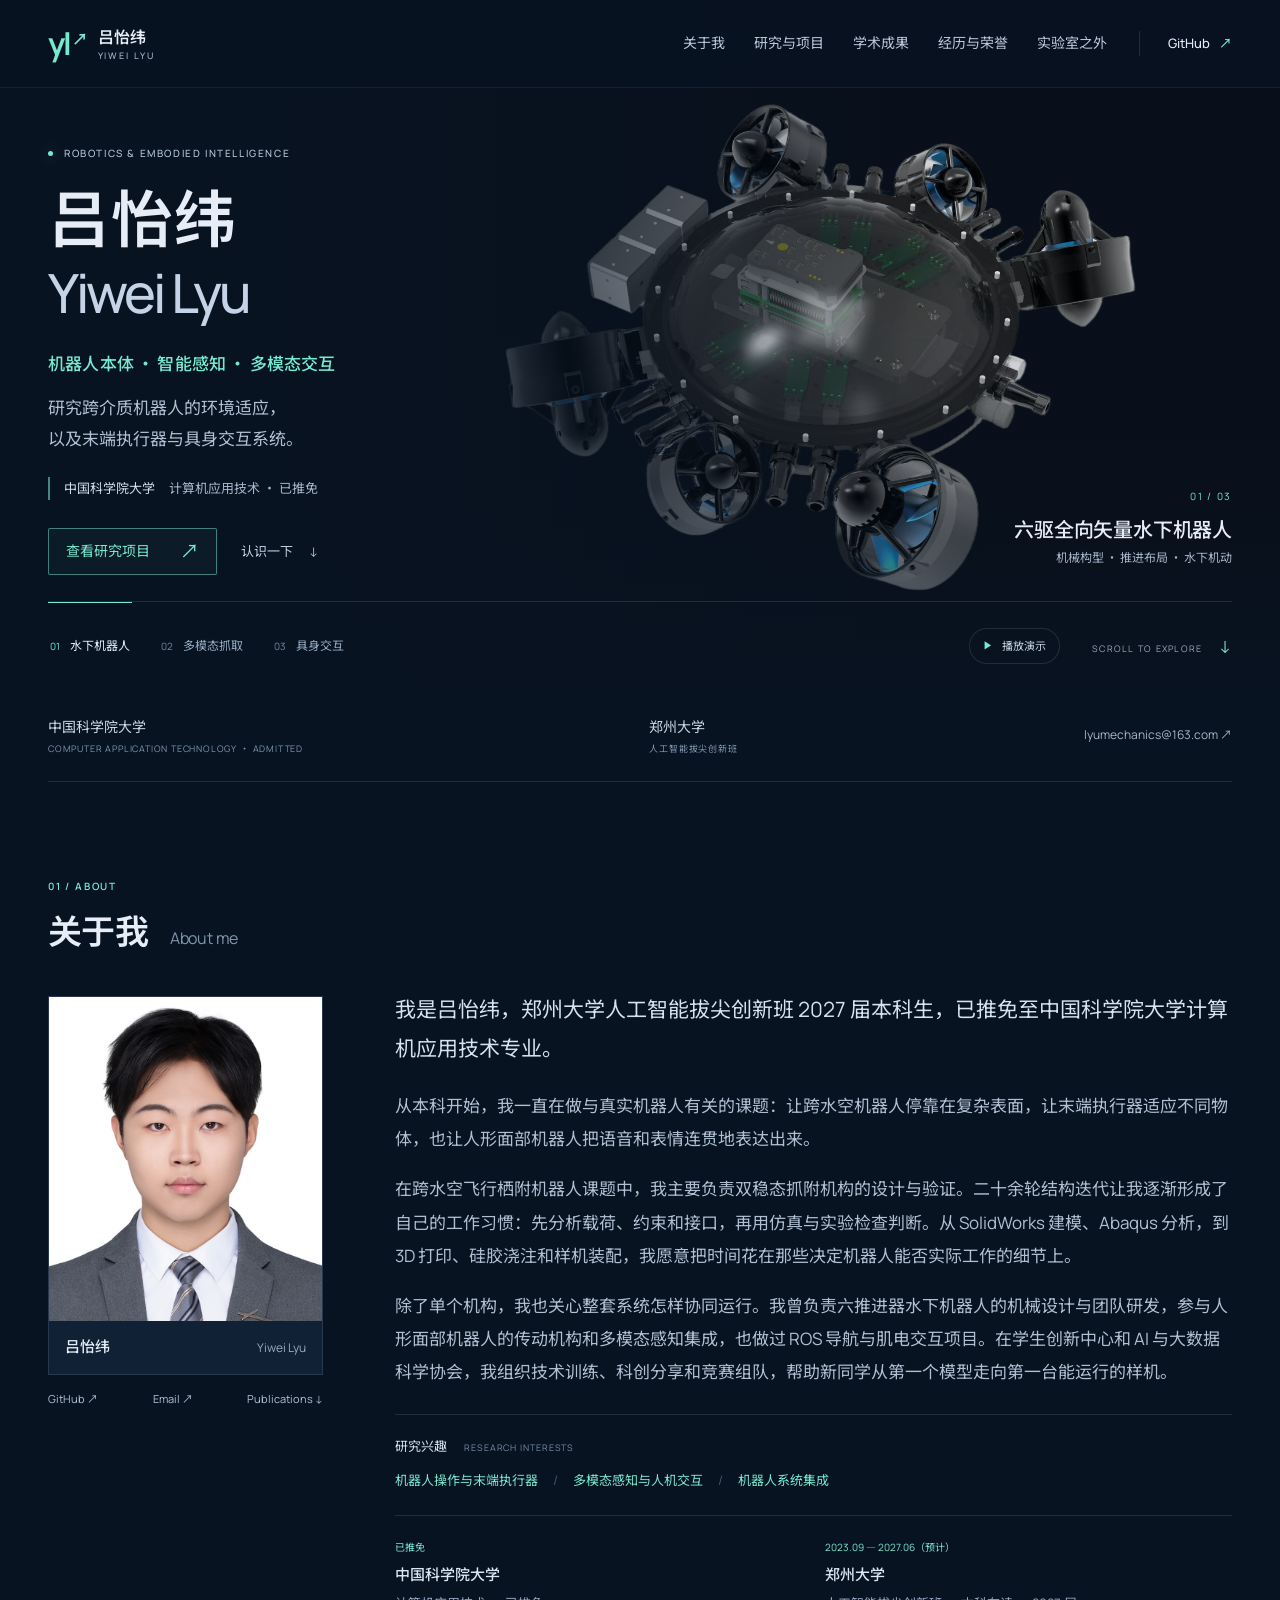
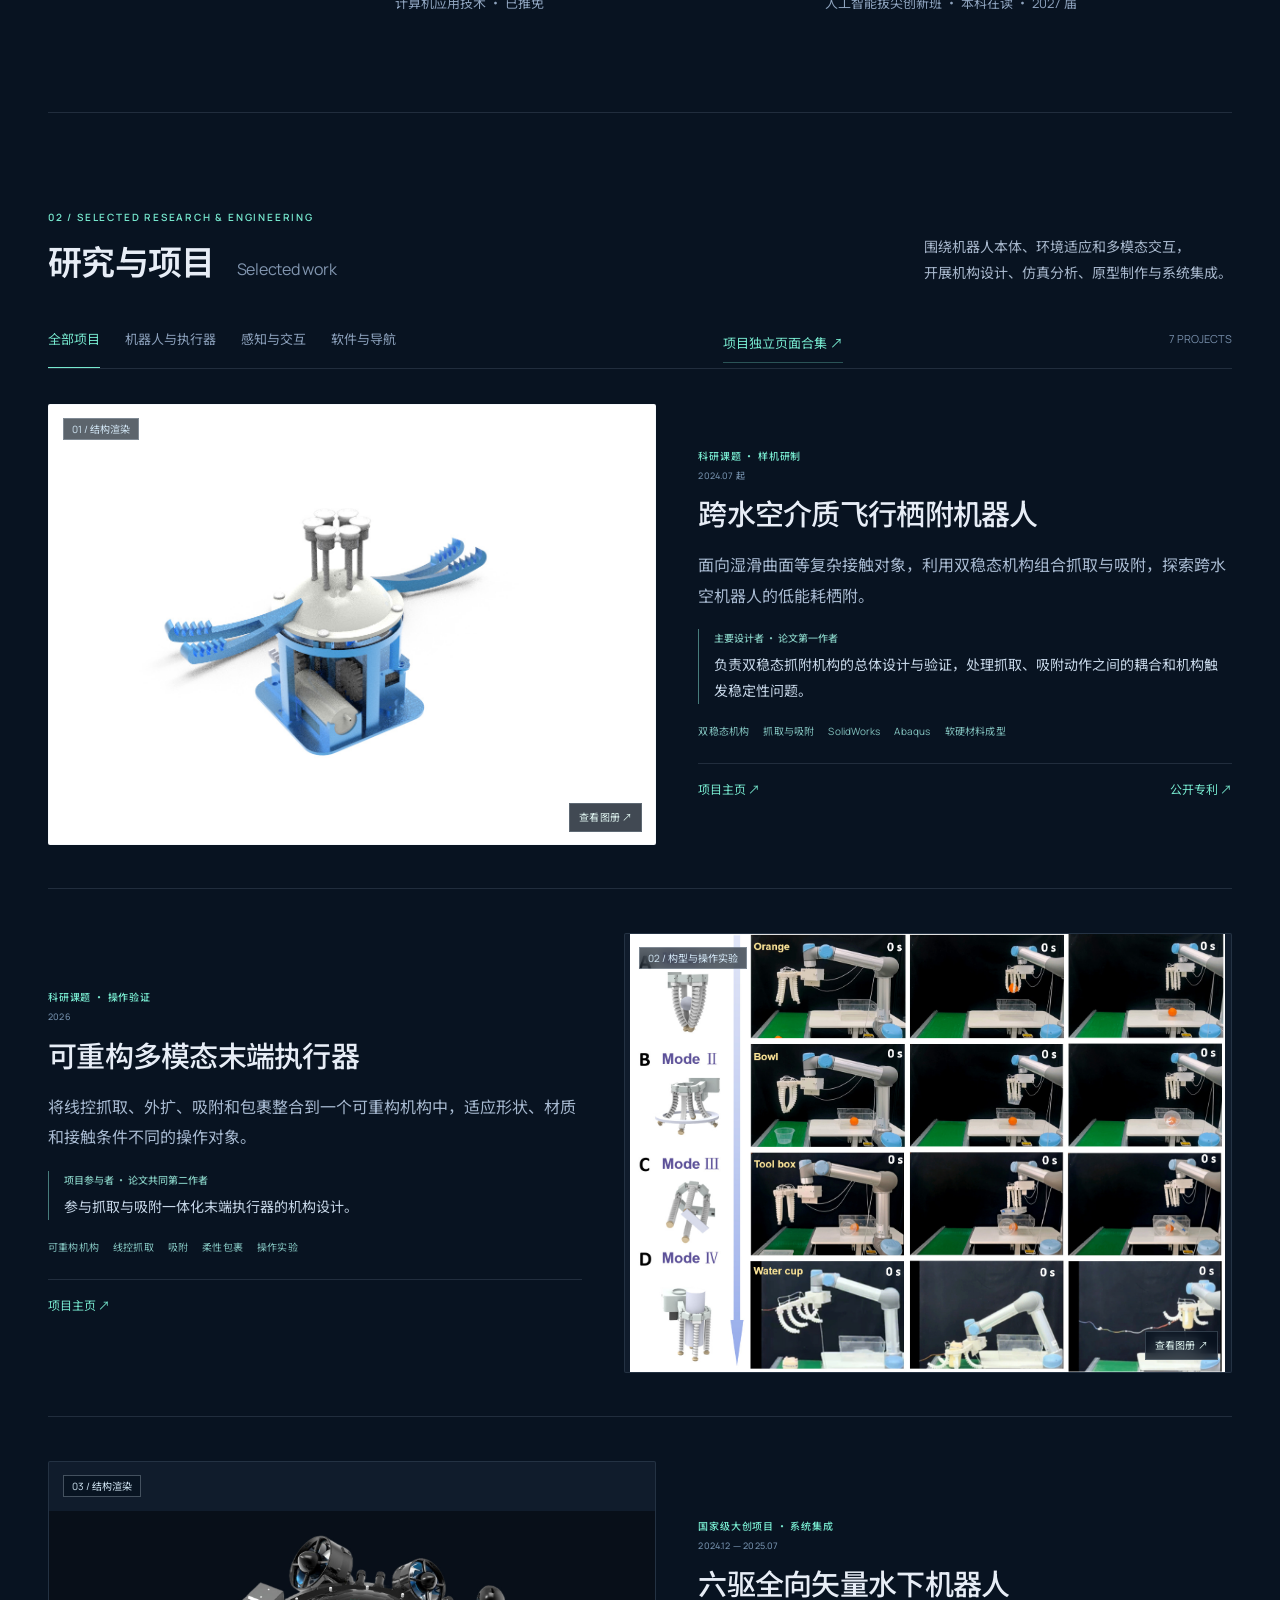
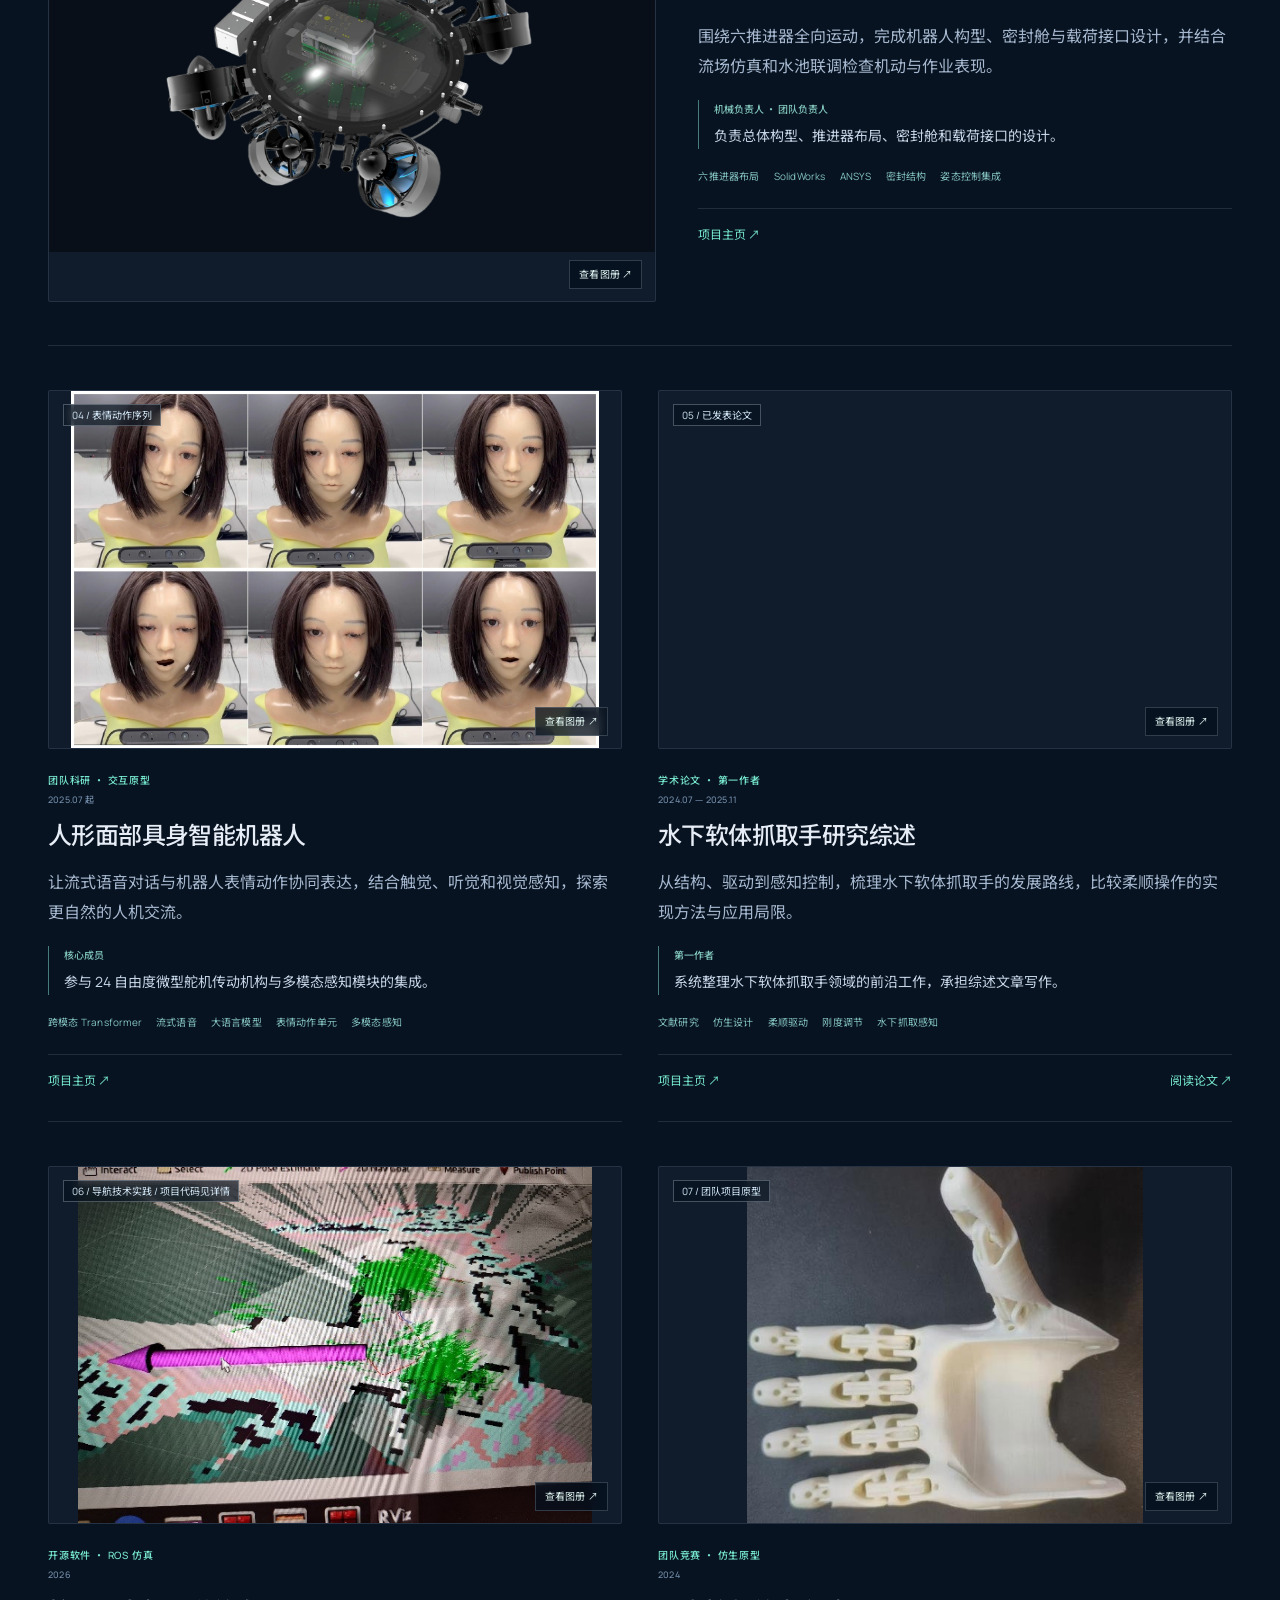
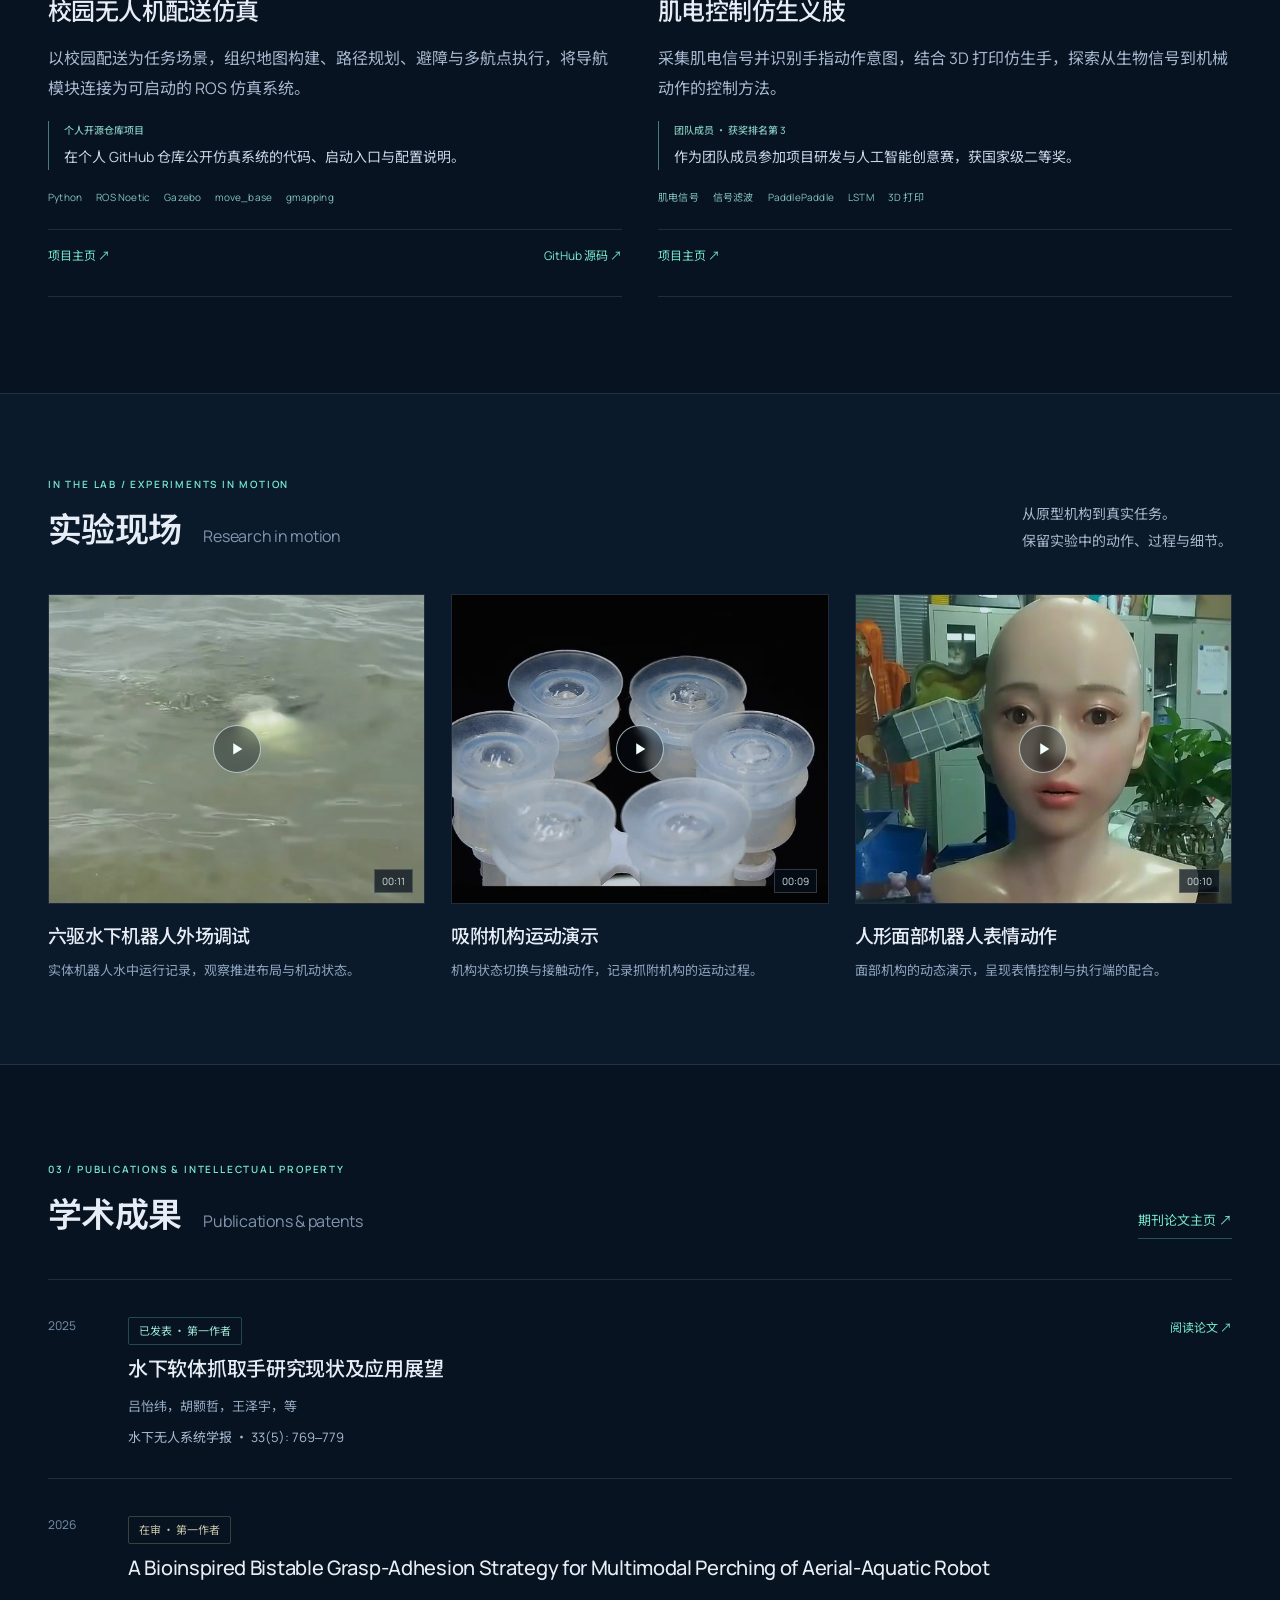
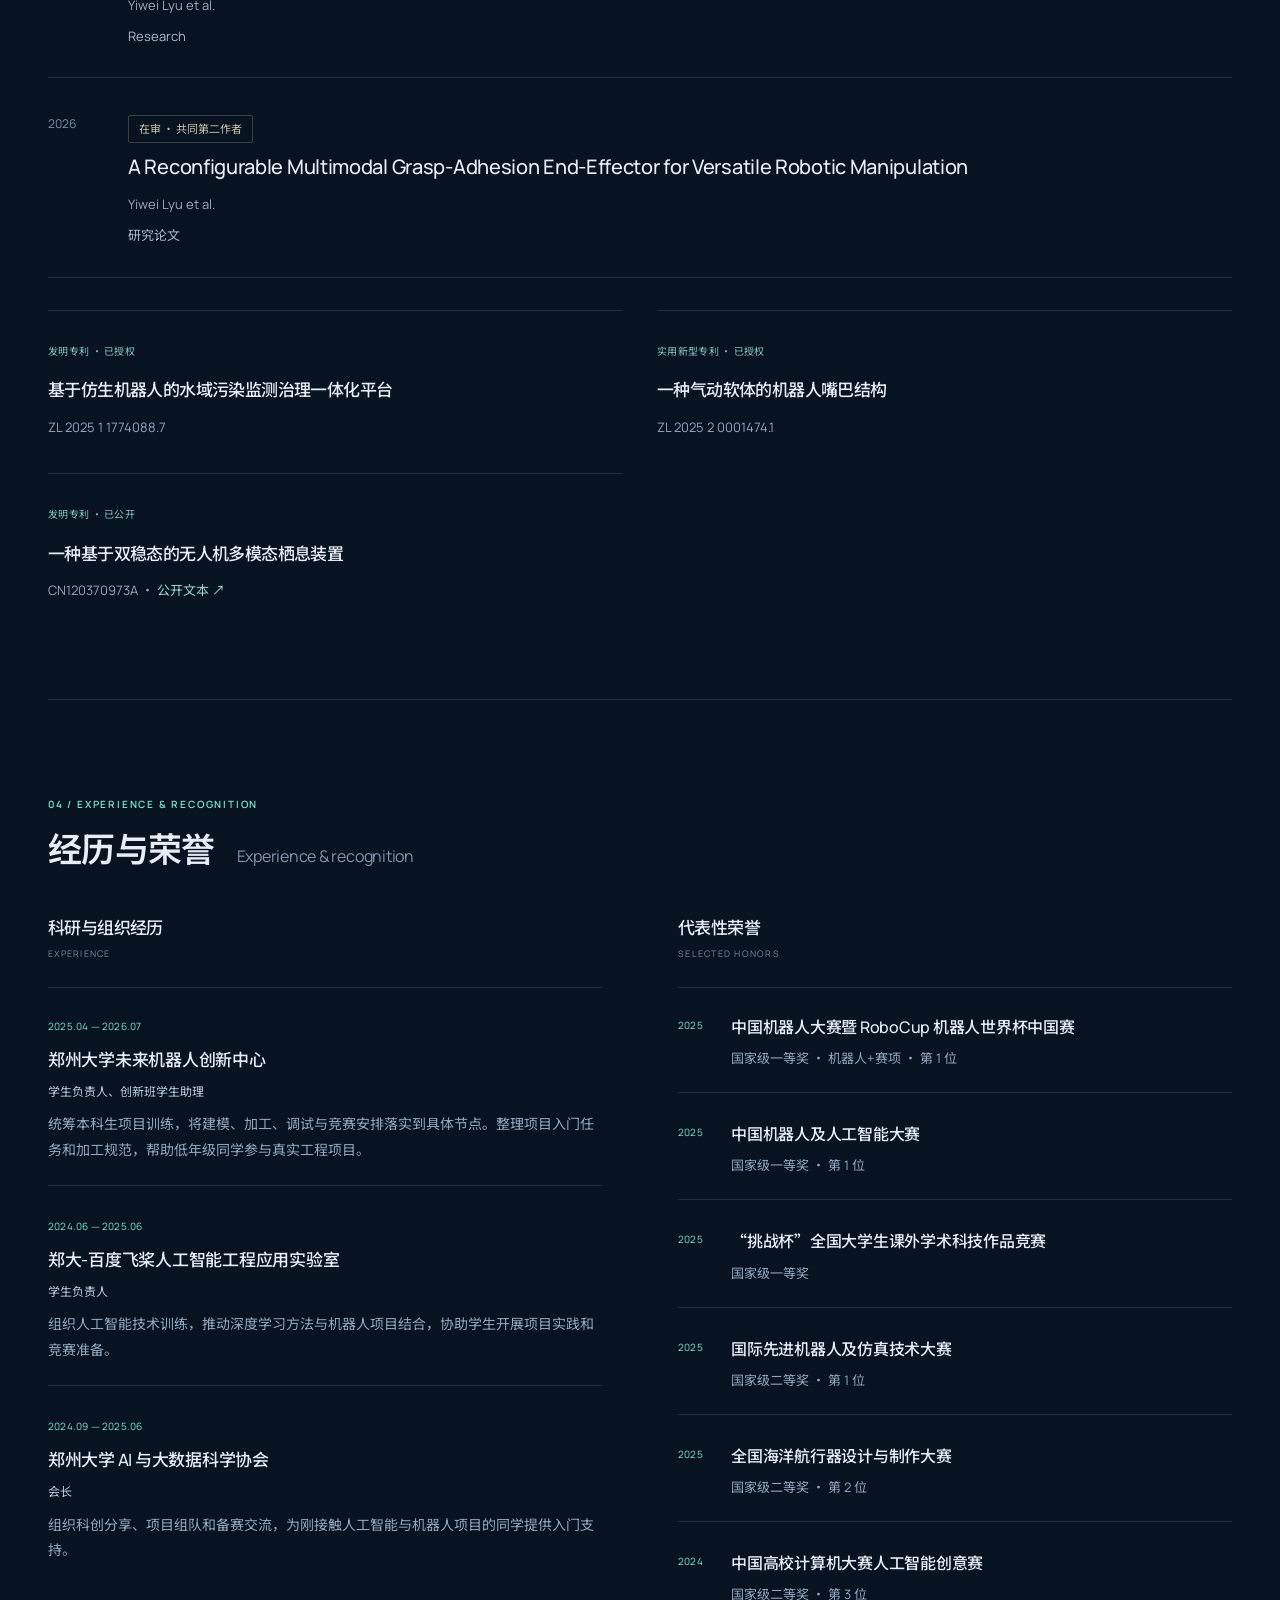
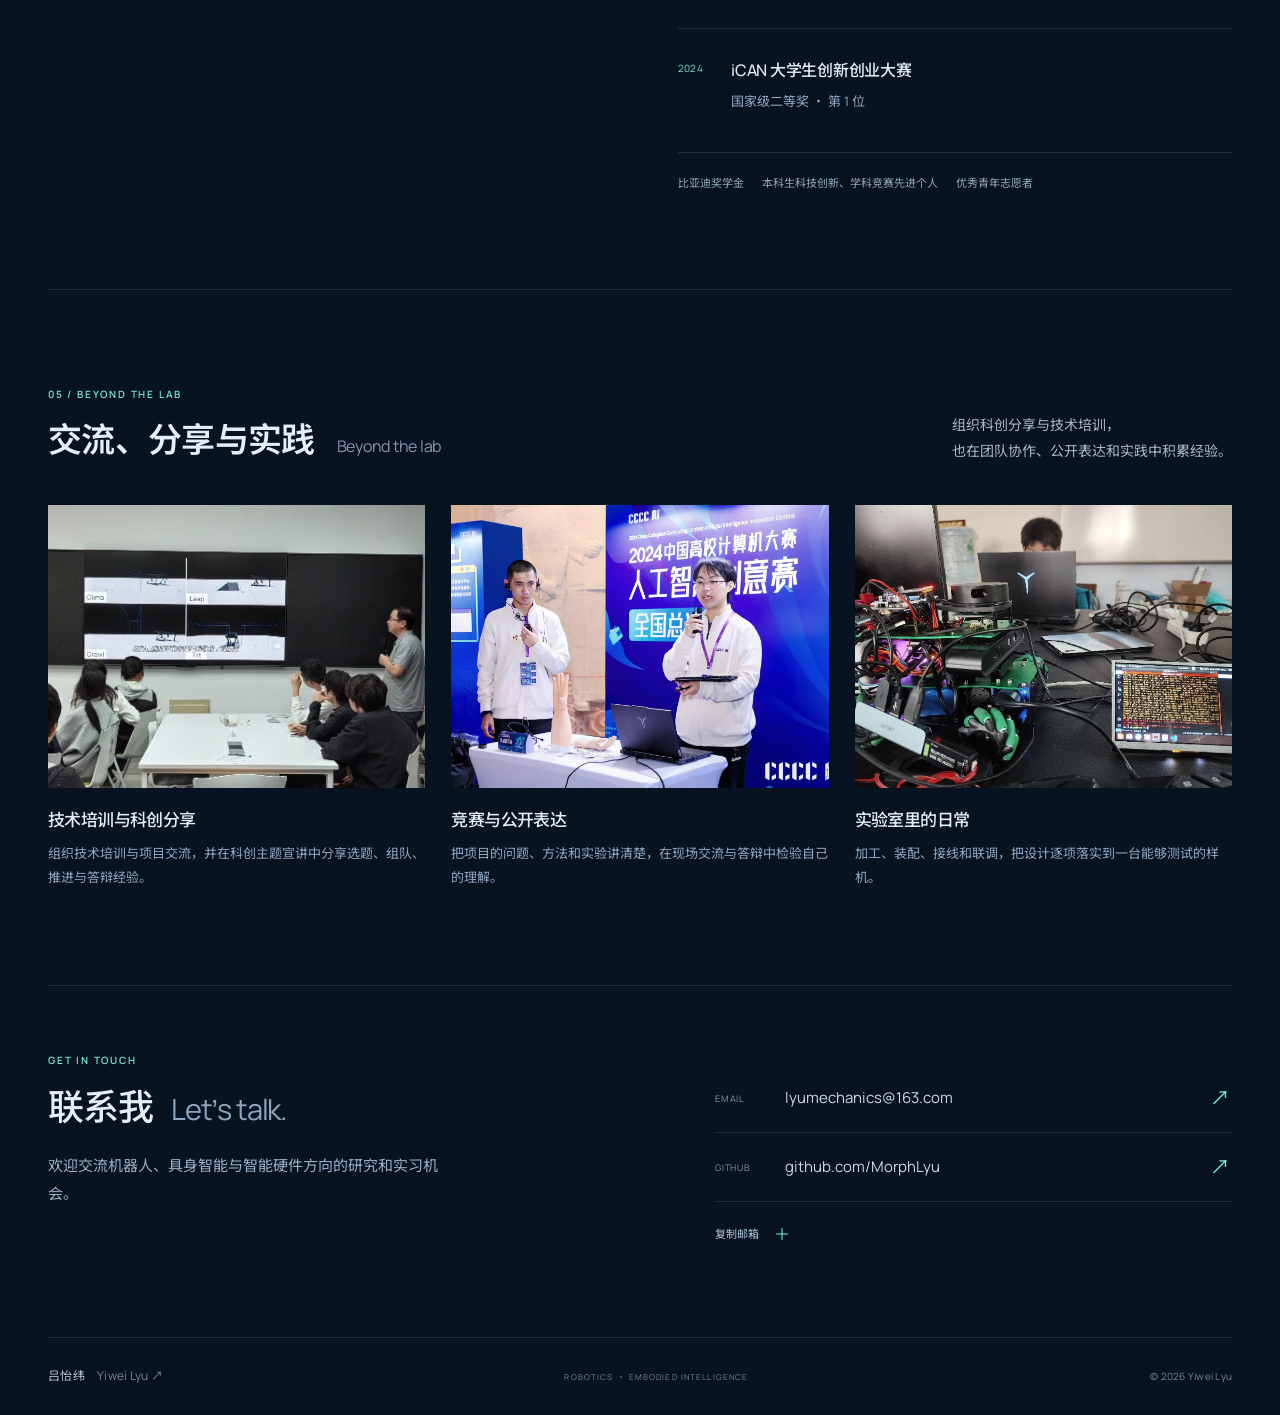
<file: index.html>
<!doctype html>
<html lang="zh-CN">
<head>
<meta charset="utf-8"><meta name="viewport" content="width=device-width,initial-scale=1,viewport-fit=cover"><meta name="theme-color" content="#101a29"><meta name="description" content="吕怡纬的研究与工程作品集：跨介质机器人、可重构末端执行器与具身智能。中国科学院大学计算机应用技术专业已推免。"><meta property="og:title" content="吕怡纬 Yiwei Lyu | Robotics & Embodied Intelligence"><meta property="og:image" content="https://morphlyu.github.io/MorphLyu/media/rov-render.jpg"><title>吕怡纬 Yiwei Lyu · Robotics & Embodied Intelligence</title>
<link rel="icon" href="assets/mark.svg" type="image/svg+xml"><link rel="preload" as="image" href="media/rov-render.jpg"><link rel="stylesheet" href="manrope.css"><link rel="stylesheet" href="noto-sans-sc.css"><link rel="stylesheet" href="v2.css?v=20261015"><script src="profile.js?v=20261015" defer></script><script src="site.js?v=20261015-pages" defer></script>
</head>
<body>
<a class="skip-link" href="#about">跳至个人介绍</a>
<header class="site-header"><a class="identity" href="#home"><span class="identity-symbol" aria-hidden="true">yl<span>↗</span></span><span>吕怡纬<small>YIWEI LYU</small></span></a><nav class="navigation" id="navigation" aria-label="主导航"><a href="#about">关于我</a><a href="#projects">研究与项目</a><a href="#publications">学术成果</a><a href="#journey">经历与荣誉</a><a href="#life">实验室之外</a></nav><div class="header-end"><a class="github-link" href="https://github.com/MorphLyu" target="_blank" rel="noopener noreferrer">GitHub <span>↗</span></a><button class="menu-toggle" aria-label="打开导航" aria-expanded="false" aria-controls="navigation"><span></span><span></span></button></div></header>
<main>
<section class="cover" id="home" aria-labelledby="cover-title"><div class="cover-media" id="cover-media"><img src="media/rov-render.jpg" width="1600" height="900" alt="六驱全向矢量水下机器人结构渲染" fetchpriority="high"><video id="cover-video" muted playsinline webkit-playsinline loop preload="none" poster="media/rov-render.jpg" aria-hidden="true"></video></div><div class="cover-gradient"></div><div class="cover-grid" aria-hidden="true"></div><div class="cover-content"><p class="overline"><span></span> ROBOTICS & EMBODIED INTELLIGENCE</p><h1 id="cover-title">吕怡纬<span>Yiwei Lyu</span></h1><p class="cover-role">机器人本体 · 智能感知 · 多模态交互</p><p class="cover-description">研究跨介质机器人的环境适应，<br>以及末端执行器与具身交互系统。</p><div class="cover-education"><span>中国科学院大学</span><span>计算机应用技术 · 已推免</span></div><div class="cover-actions"><a class="primary-link" href="#projects">查看研究项目 <span>↗</span></a><a class="quiet-link" href="#about">认识一下 <span>↓</span></a></div></div><div class="cover-caption"><span id="cover-counter">01 / 03</span><h2 id="cover-project-title">六驱全向矢量水下机器人</h2><p id="cover-project-subtitle">机械构型 · 推进布局 · 水下机动</p></div><div class="cover-bottom"><div class="cover-scenes" role="group" aria-label="切换研究主题"><button class="selected" data-scene="0" aria-pressed="true"><span>01</span> 水下机器人</button><button data-scene="1" aria-pressed="false"><span>02</span> 多模态抓取</button><button data-scene="2" aria-pressed="false"><span>03</span> 具身交互</button></div><button class="motion-toggle" aria-label="播放背景演示"><span id="motion-symbol">▶</span><span id="motion-text">播放演示</span></button><a class="scroll-indicator" href="#about">SCROLL TO EXPLORE <span>↓</span></a></div></section>
<div class="affiliation-strip"><span>中国科学院大学 <small>COMPUTER APPLICATION TECHNOLOGY · ADMITTED</small></span><span>郑州大学 <small>人工智能拔尖创新班</small></span><a href="mailto:lyumechanics@163.com">lyumechanics@163.com ↗</a></div>
<section class="section about-section" id="about" aria-labelledby="about-title"><div class="section-heading"><p class="eyebrow">01 / ABOUT</p><h2 id="about-title">关于我<span>About me</span></h2></div><div class="about-layout"><div class="portrait-column"><figure class="portrait"><img src="media/portrait.jpg" alt="吕怡纬个人照片" width="600" height="780" loading="lazy"><figcaption>吕怡纬 <span>Yiwei Lyu</span></figcaption></figure><div class="portrait-contact"><a href="https://github.com/MorphLyu" target="_blank" rel="noopener noreferrer">GitHub ↗</a><a href="mailto:lyumechanics@163.com">Email ↗</a><a href="#publications">Publications ↓</a></div></div><div class="biography"><p class="bio-lead" id="bio-lead">我是吕怡纬，已推免至中国科学院大学计算机应用技术专业，本科就读于郑州大学人工智能拔尖创新班。</p><div id="bio-paragraphs"></div><div class="research-interests"><p>研究兴趣 <span>RESEARCH INTERESTS</span></p><div id="interest-tags"></div></div><div class="education-list" id="education-list"></div></div></div></section>
<section class="section projects-section" id="projects" aria-labelledby="projects-title"><div class="section-heading heading-wide"><div><p class="eyebrow">02 / SELECTED RESEARCH & ENGINEERING</p><h2 id="projects-title">研究与项目<span>Selected work</span></h2></div><p class="section-intro">围绕机器人本体、环境适应和多模态交互，<br>开展机构设计、仿真分析、原型制作与系统集成。</p></div><div class="project-toolbar"><div class="project-filters" role="group" aria-label="按方向筛选项目"><button class="active" data-filter="all" aria-pressed="true">全部项目</button><button data-filter="robotics" aria-pressed="false">机器人与执行器</button><button data-filter="interaction" aria-pressed="false">感知与交互</button><button data-filter="software" aria-pressed="false">软件与导航</button></div><a class="text-link" href="projects/">项目独立页面合集 ↗</a><span id="project-result" aria-live="polite"></span></div><div id="project-list" class="project-list"></div></section>
<section class="demonstration-section" aria-labelledby="demonstrations-title"><div class="section demonstration-inner"><div class="section-heading heading-wide"><div><p class="eyebrow">IN THE LAB / EXPERIMENTS IN MOTION</p><h2 id="demonstrations-title">实验现场<span>Research in motion</span></h2></div><p class="section-intro">从原型机构到真实任务。<br>保留实验中的动作、过程与细节。</p></div><div class="demonstration-grid" id="demonstration-grid"></div></div></section>
<section class="section publications-section" id="publications" aria-labelledby="publications-title"><div class="section-heading heading-wide"><div><p class="eyebrow">03 / PUBLICATIONS & INTELLECTUAL PROPERTY</p><h2 id="publications-title">学术成果<span>Publications & patents</span></h2></div><a class="text-link" href="https://doi.org/10.11993/j.issn.2096-3920.2025-0107" target="_blank" rel="noopener noreferrer">期刊论文主页 ↗</a></div><div id="publication-list" class="publication-list"></div><div class="patent-row" id="patent-row"></div></section>
<section class="section journey-section" id="journey" aria-labelledby="journey-title"><div class="section-heading"><p class="eyebrow">04 / EXPERIENCE & RECOGNITION</p><h2 id="journey-title">经历与荣誉<span>Experience & recognition</span></h2></div><div class="journey-columns"><div><h3 class="column-title">科研与组织经历 <span>EXPERIENCE</span></h3><div id="experience-list"></div></div><div><h3 class="column-title">代表性荣誉 <span>SELECTED HONORS</span></h3><div id="honors-list"></div></div></div></section>
<section class="section life-section" id="life" aria-labelledby="life-title"><div class="section-heading heading-wide"><div><p class="eyebrow">05 / BEYOND THE LAB</p><h2 id="life-title">交流、分享与实践<span>Beyond the lab</span></h2></div><p class="section-intro" id="life-intro">组织科创分享与技术培训，<br>也在团队协作、公开表达和实践中积累经验。</p></div><div class="life-gallery" id="life-gallery"></div></section>
<section class="contact-section" id="contact"><div class="contact-heading"><p class="eyebrow">GET IN TOUCH</p><h2>联系我<span>Let’s talk.</span></h2><p>欢迎交流机器人、具身智能与智能硬件方向的研究和实习机会。</p></div><div class="contact-options"><a href="mailto:lyumechanics@163.com"><small>EMAIL</small><span>lyumechanics@163.com</span><i>↗</i></a><a href="https://github.com/MorphLyu" target="_blank" rel="noopener noreferrer"><small>GITHUB</small><span>github.com/MorphLyu</span><i>↗</i></a><button id="copy-email">复制邮箱 <span>＋</span></button><span id="copy-status" role="status"></span></div></section>
</main>
<footer class="site-footer"><a href="#home">吕怡纬 <span>Yiwei Lyu ↗</span></a><span>ROBOTICS · EMBODIED INTELLIGENCE</span><span>© 2026 Yiwei Lyu</span></footer>
<div class="media-overlay" id="media-overlay" hidden role="dialog" aria-modal="true" aria-labelledby="viewer-title"><div class="overlay-backdrop" data-close-viewer></div><section class="viewer-panel"><div class="viewer-top"><div><span id="viewer-overline" class="eyebrow"></span><h2 id="viewer-title"></h2></div><button class="close-viewer" data-close-viewer aria-label="关闭预览">×</button></div><div id="viewer-content"></div><div class="viewer-controls" id="viewer-controls"><button id="viewer-prev" aria-label="上一张图片">←</button><span id="viewer-count" aria-live="polite"></span><button id="viewer-next" aria-label="下一张图片">→</button></div></section></div>
<noscript><p class="noscript-note">项目交互需要 JavaScript。你也可以直接查看 <a href="https://github.com/MorphLyu/MorphLyu/blob/main/PROJECTS.md">完整项目档案</a>，或通过邮箱联系我。</p></noscript>
</body></html>
</file>
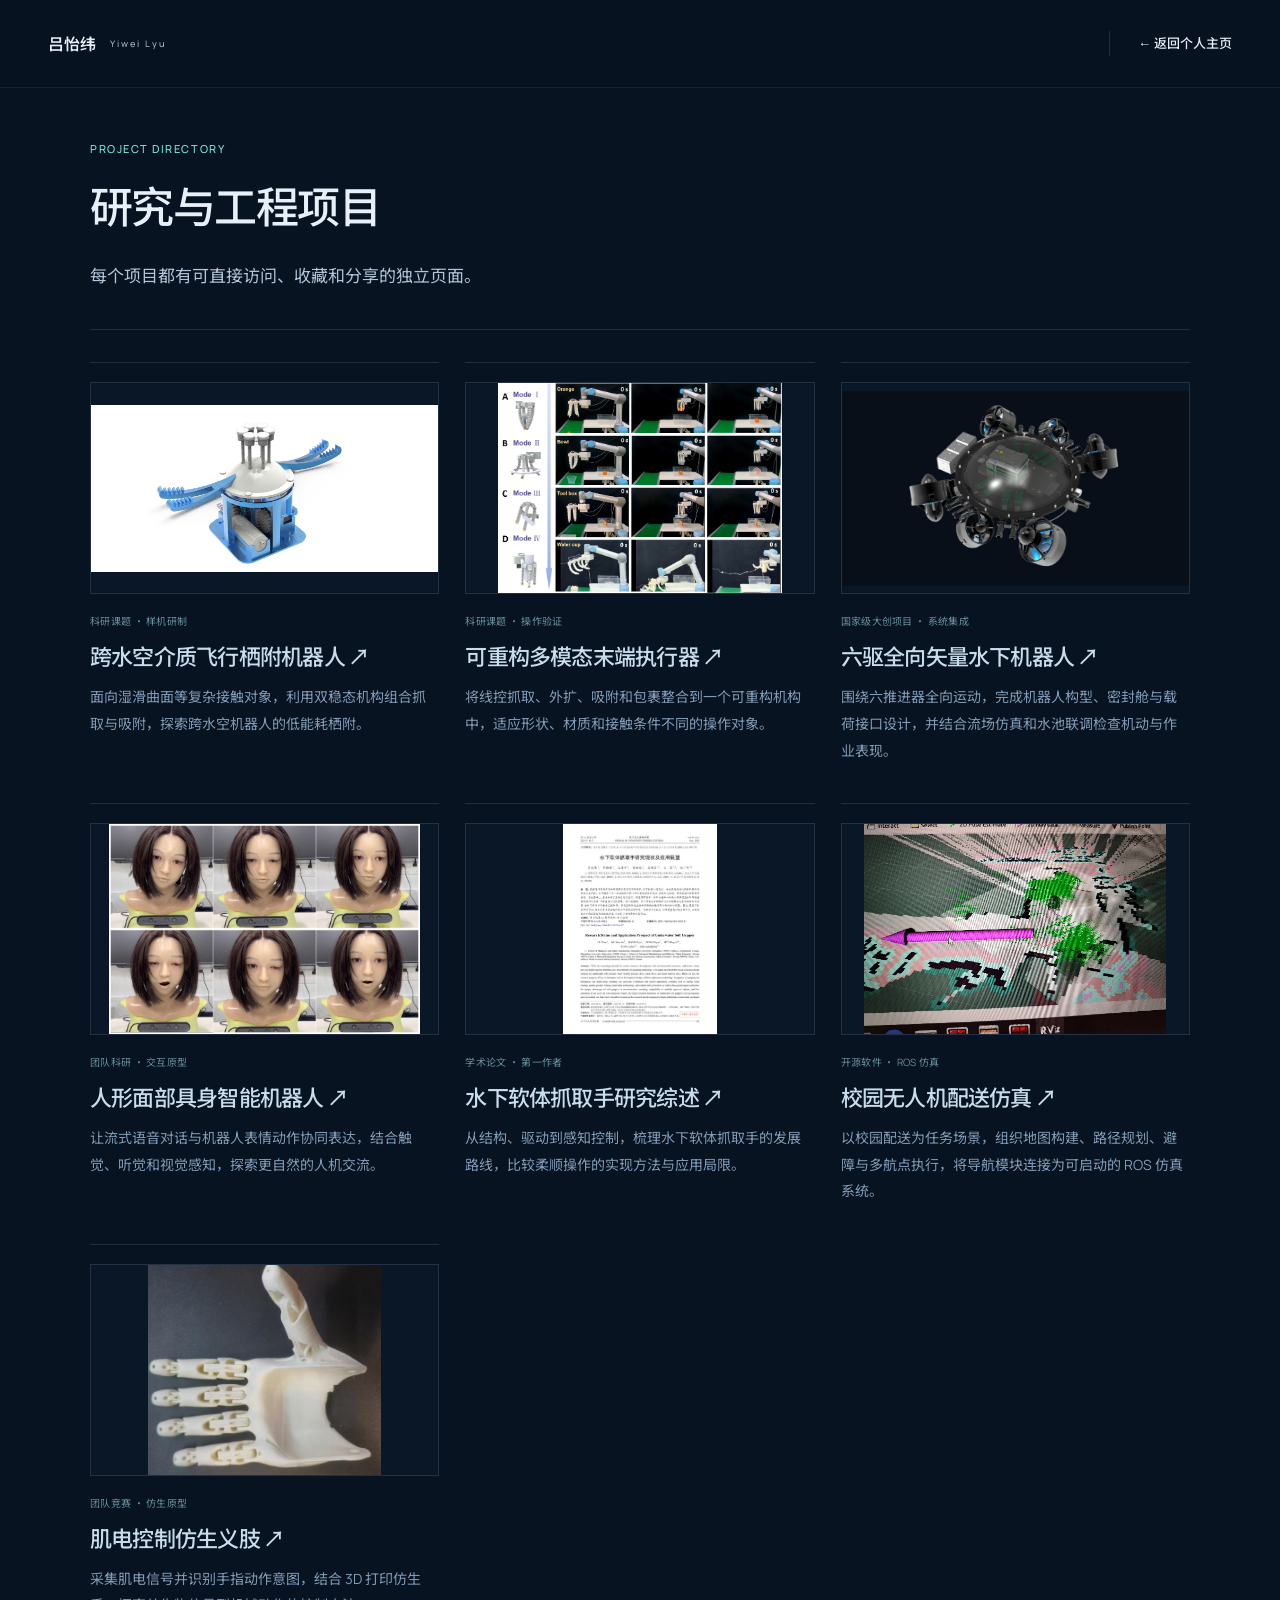
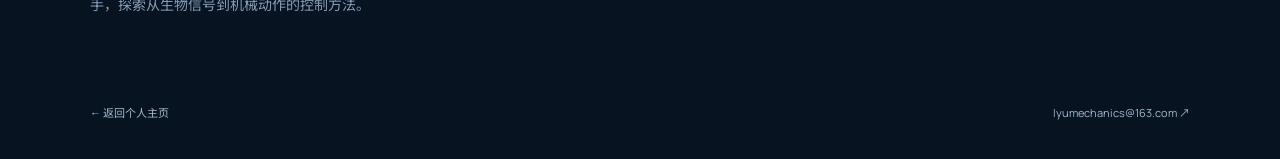
<file: projects/index.html>
<!doctype html><html lang="zh-CN"><head><meta charset="utf-8"><meta name="viewport" content="width=device-width,initial-scale=1"><title>项目目录 · 吕怡纬 Yiwei Lyu</title><meta name="description" content="机器人、具身智能、末端执行器与导航软件项目的独立页面及成果链接。"><link rel="canonical" href="https://morphlyu.github.io/MorphLyu/projects/"><link rel="icon" href="../assets/mark.svg" type="image/svg+xml"><link rel="stylesheet" href="../manrope.css"><link rel="stylesheet" href="../noto-sans-sc.css"><link rel="stylesheet" href="../v2.css"><link rel="stylesheet" href="../project.css?v=20261015-pages"></head><body class="project-page"><header class="site-header"><a class="identity" href="../">吕怡纬 <small>Yiwei Lyu</small></a><a class="github-link" href="../">← 返回个人主页</a></header><main class="project-page-main"><section class="detail-section project-directory-heading"><p class="detail-eyebrow">PROJECT DIRECTORY</p><h1 class="detail-title">研究与工程项目</h1><p class="detail-summary">每个项目都有可直接访问、收藏和分享的独立页面。</p></section><div class="related-projects project-directory"><a class="related-project" href="aerial-aquatic-perching/"><img src="../media/aerial-render.jpg" alt="跨水空介质飞行栖附机器人" loading="lazy"><div><span>科研课题 · 样机研制</span><h2>跨水空介质飞行栖附机器人 ↗</h2><p>面向湿滑曲面等复杂接触对象，利用双稳态机构组合抓取与吸附，探索跨水空机器人的低能耗栖附。</p></div></a><a class="related-project" href="reconfigurable-end-effector/"><img src="../media/gripper-modes.jpg" alt="可重构多模态末端执行器" loading="lazy"><div><span>科研课题 · 操作验证</span><h2>可重构多模态末端执行器 ↗</h2><p>将线控抓取、外扩、吸附和包裹整合到一个可重构机构中，适应形状、材质和接触条件不同的操作对象。</p></div></a><a class="related-project" href="omnidirectional-underwater-robot/"><img src="../media/rov-render.jpg" alt="六驱全向矢量水下机器人" loading="lazy"><div><span>国家级大创项目 · 系统集成</span><h2>六驱全向矢量水下机器人 ↗</h2><p>围绕六推进器全向运动，完成机器人构型、密封舱与载荷接口设计，并结合流场仿真和水池联调检查机动与作业表现。</p></div></a><a class="related-project" href="humanoid-facial-interaction/"><img src="../media/facial-expressions.jpg" alt="人形面部具身智能机器人" loading="lazy"><div><span>团队科研 · 交互原型</span><h2>人形面部具身智能机器人 ↗</h2><p>让流式语音对话与机器人表情动作协同表达，结合触觉、听觉和视觉感知，探索更自然的人机交流。</p></div></a><a class="related-project" href="underwater-soft-gripper-review/"><img src="../media/publication.jpg" alt="水下软体抓取手研究综述" loading="lazy"><div><span>学术论文 · 第一作者</span><h2>水下软体抓取手研究综述 ↗</h2><p>从结构、驱动到感知控制，梳理水下软体抓取手的发展路线，比较柔顺操作的实现方法与应用局限。</p></div></a><a class="related-project" href="campus-delivery-navigation/"><img src="../media/navigation-mapping.jpg" alt="校园无人机配送仿真" loading="lazy"><div><span>开源软件 · ROS 仿真</span><h2>校园无人机配送仿真 ↗</h2><p>以校园配送为任务场景，组织地图构建、路径规划、避障与多航点执行，将导航模块连接为可启动的 ROS 仿真系统。</p></div></a><a class="related-project" href="emg-prosthetic-hand/"><img src="../media/emg-hand.jpg" alt="肌电控制仿生义肢" loading="lazy"><div><span>团队竞赛 · 仿生原型</span><h2>肌电控制仿生义肢 ↗</h2><p>采集肌电信号并识别手指动作意图，结合 3D 打印仿生手，探索从生物信号到机械动作的控制方法。</p></div></a></div></main><footer class="project-page-footer"><a href="../">← 返回个人主页</a><a href="mailto:lyumechanics@163.com">lyumechanics@163.com ↗</a></footer></body></html>
</file>
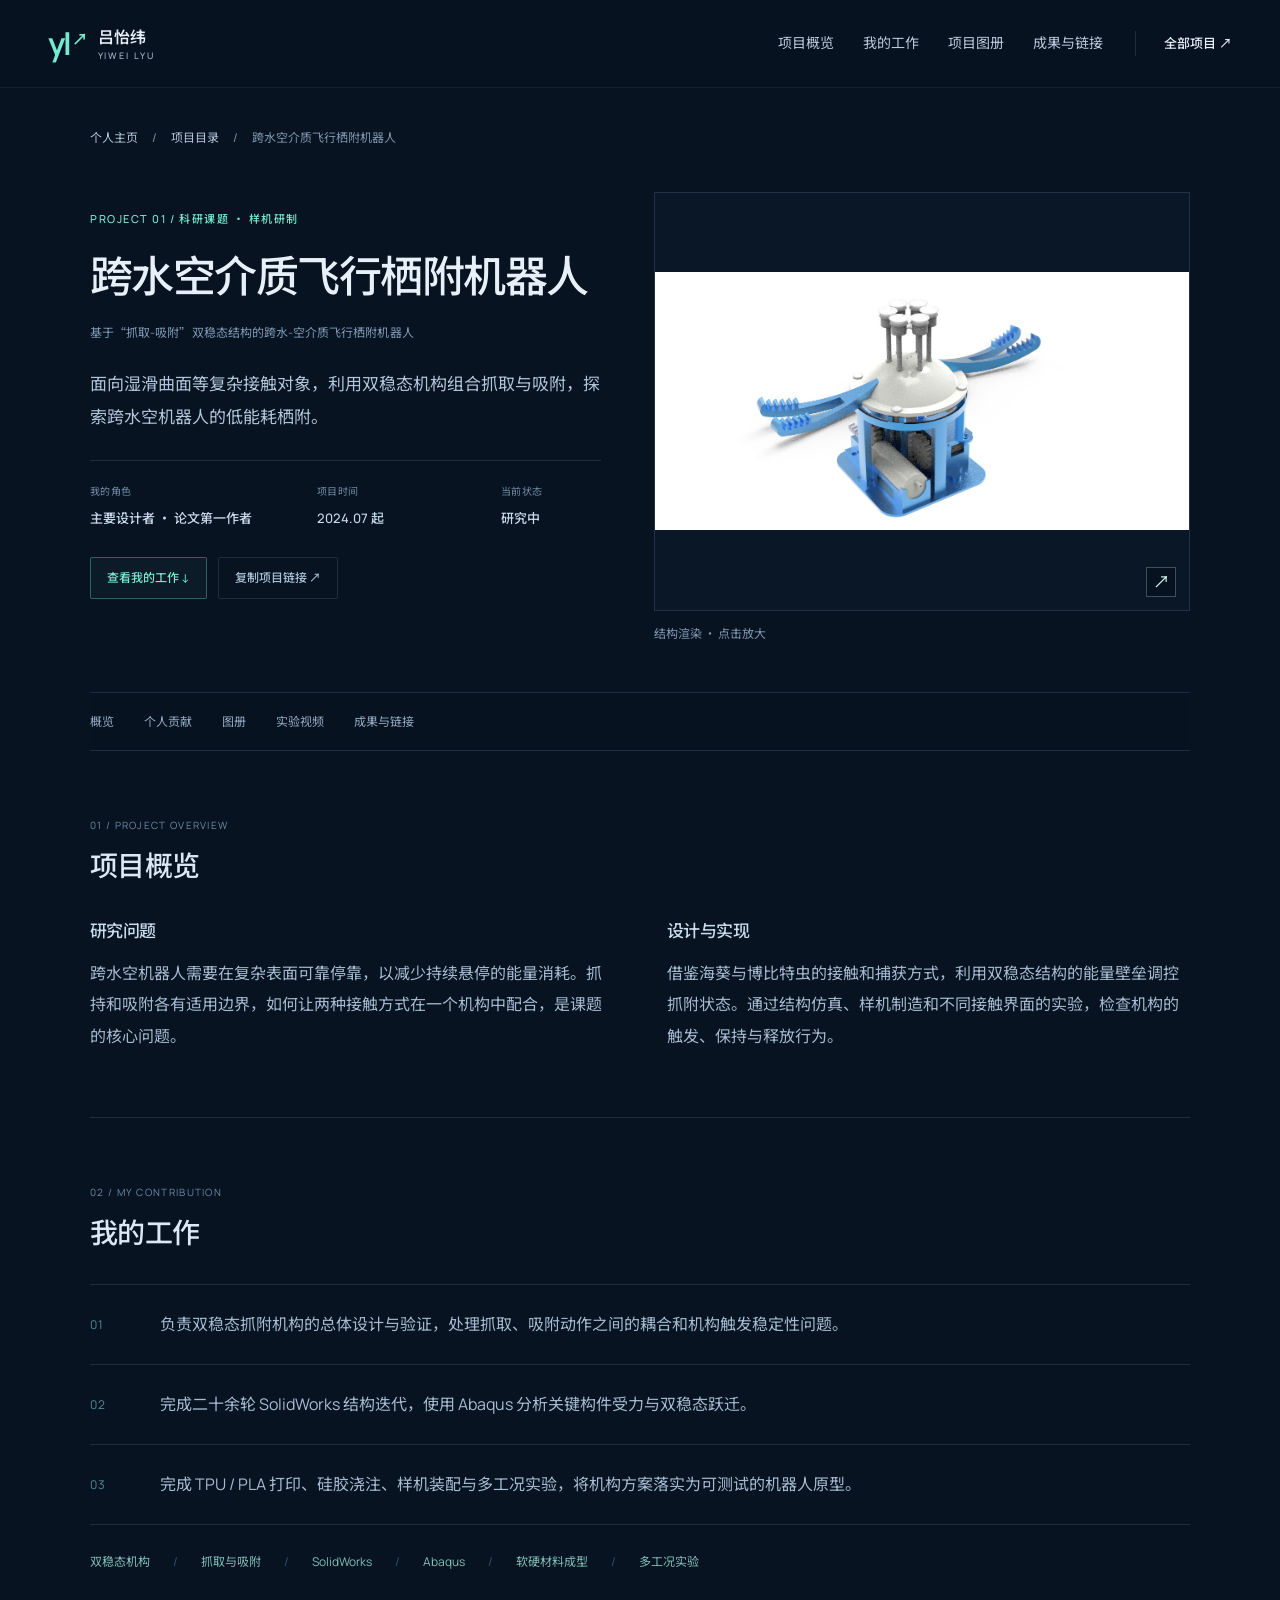
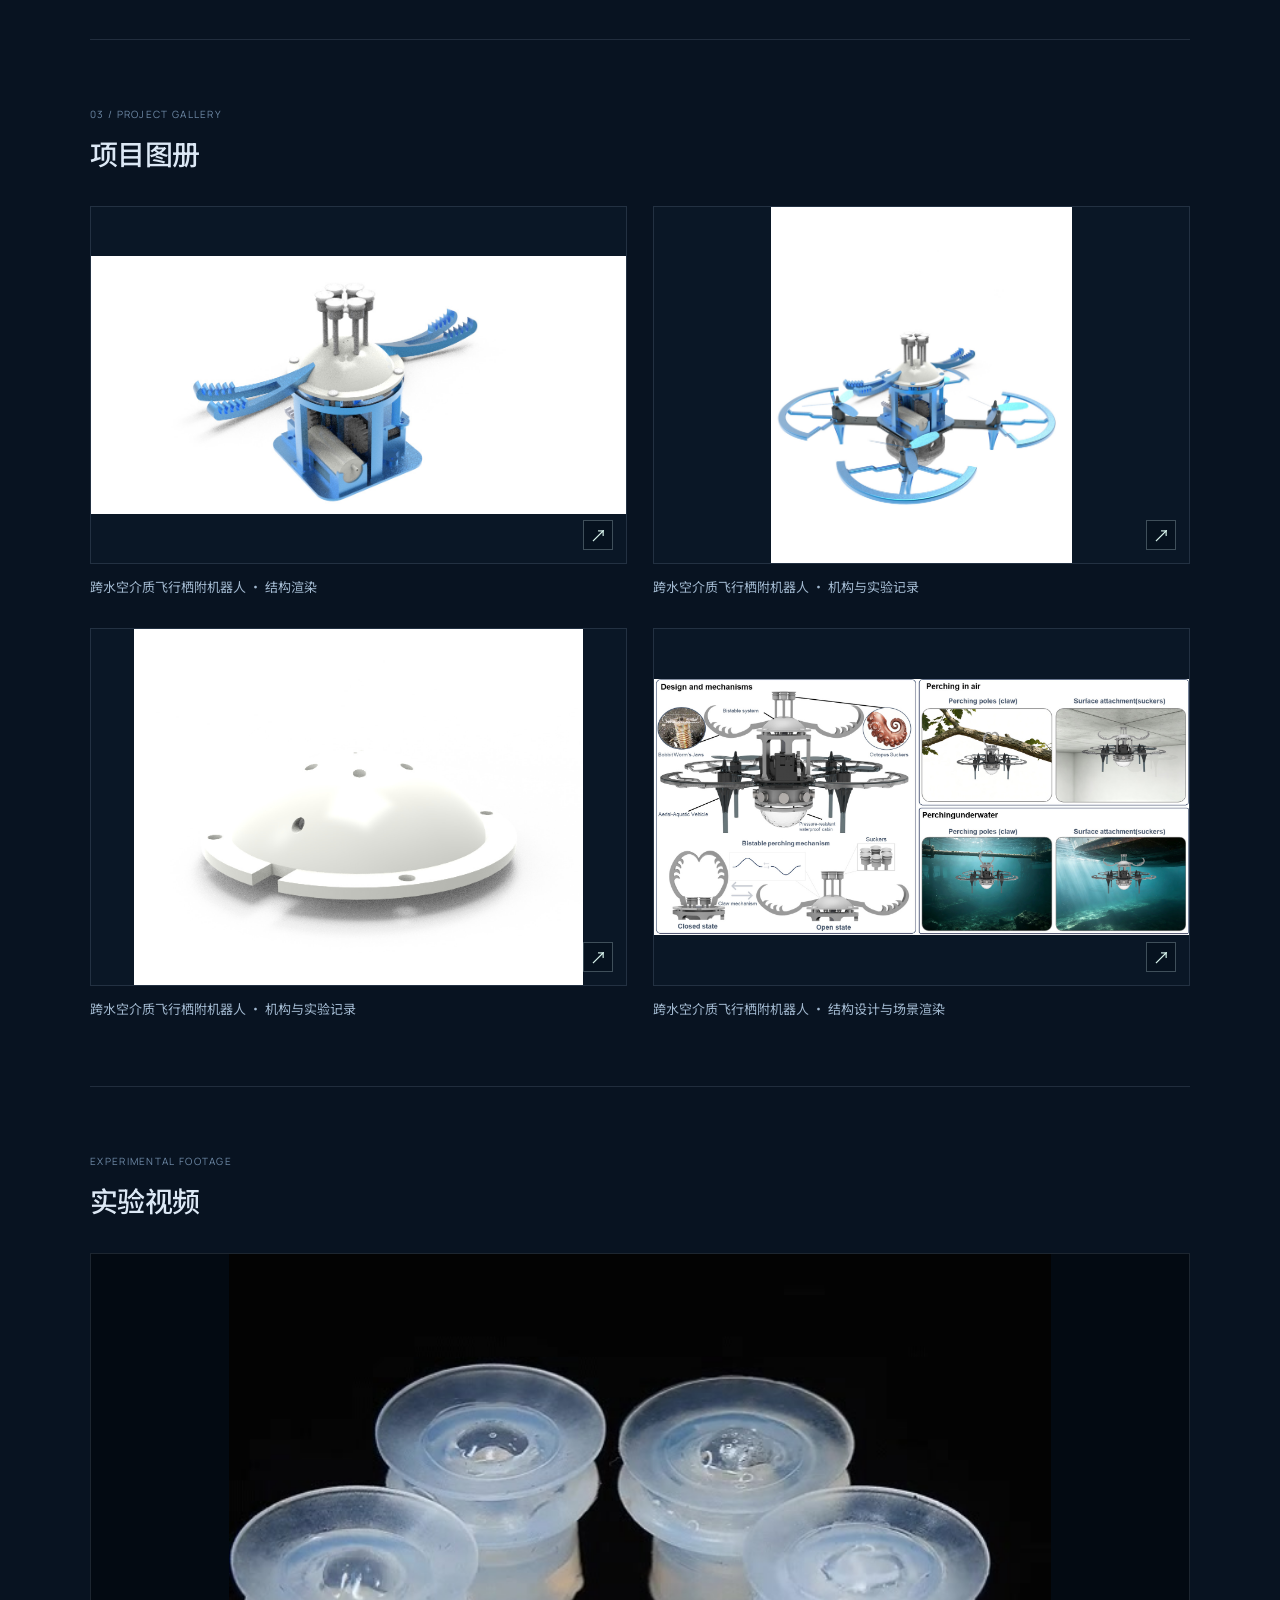
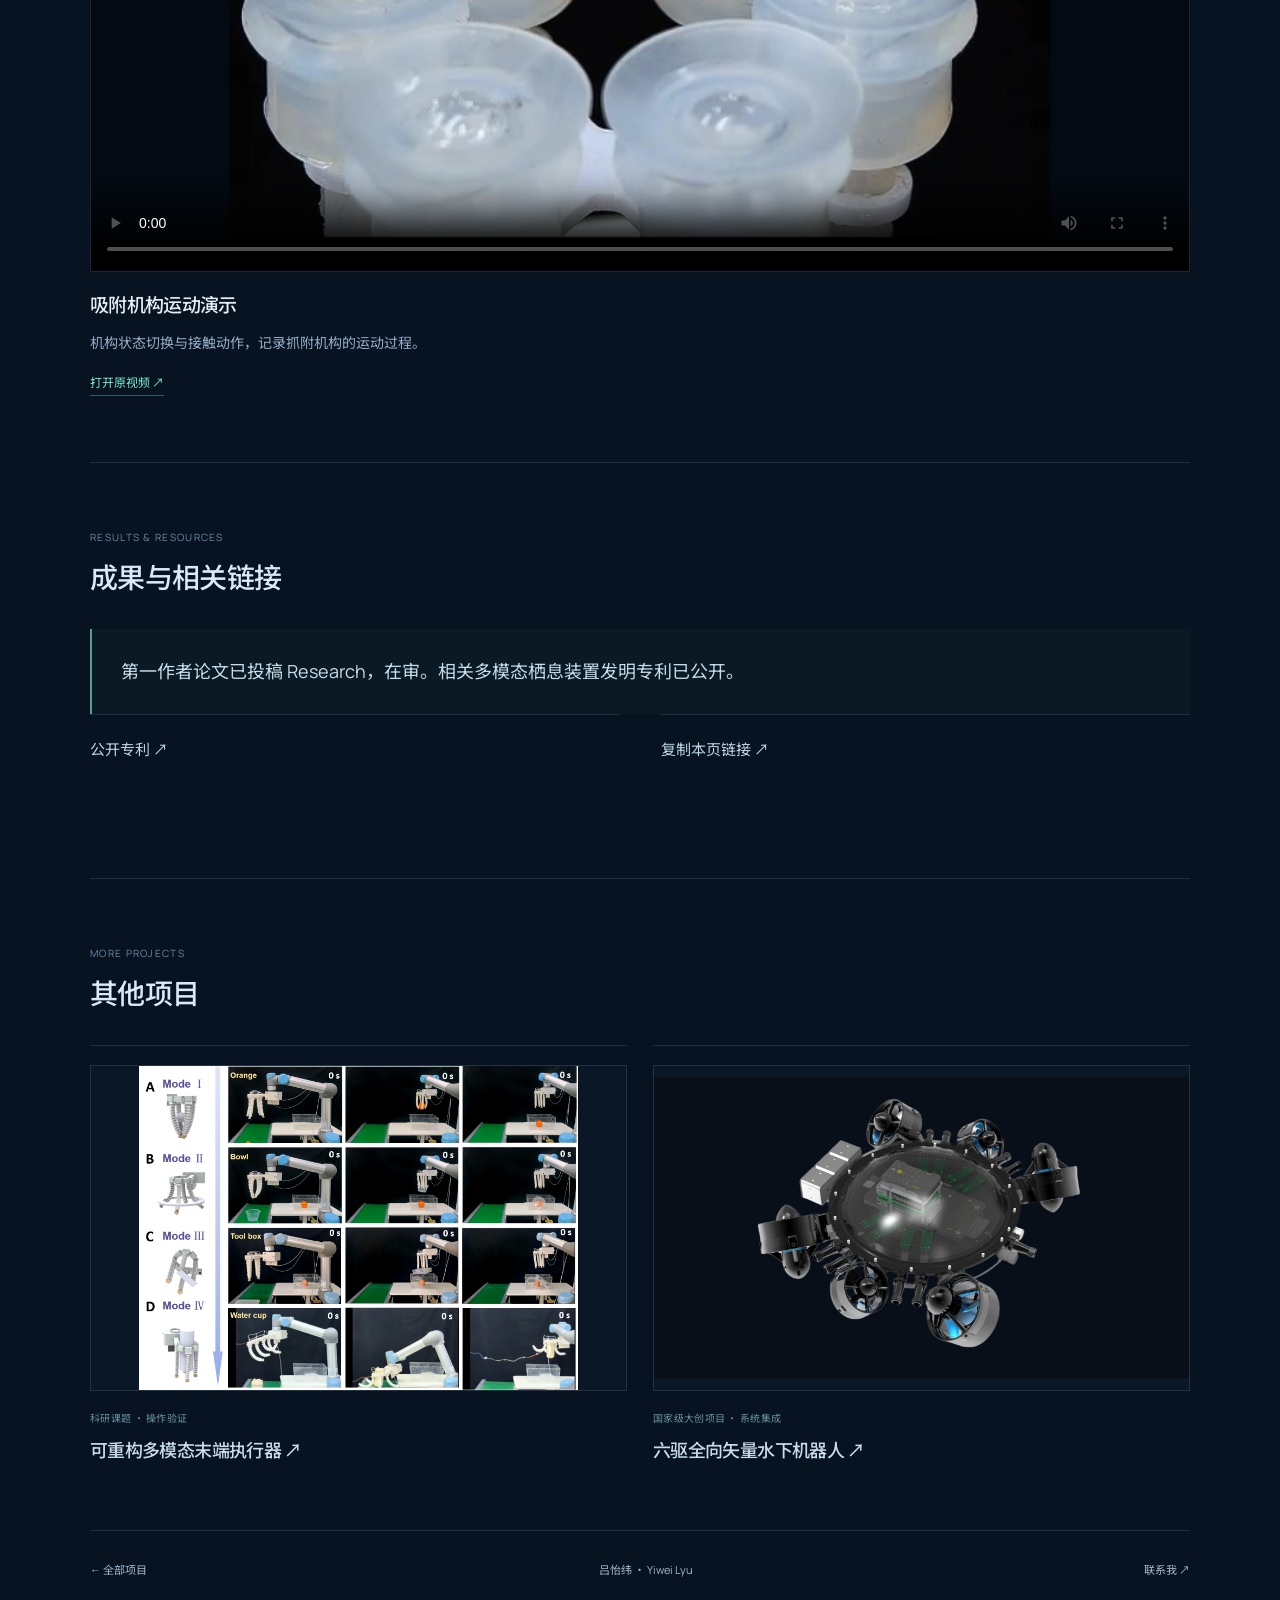
<file: projects/aerial-aquatic-perching/index.html>
<!doctype html><html lang="zh-CN"><head><meta charset="utf-8"><meta name="viewport" content="width=device-width,initial-scale=1,viewport-fit=cover"><meta name="theme-color" content="#0b1727"><title>跨水空介质飞行栖附机器人 · 吕怡纬 Yiwei Lyu</title><meta name="description" content="面向湿滑曲面等复杂接触对象，利用双稳态机构组合抓取与吸附，探索跨水空机器人的低能耗栖附。"><link rel="canonical" href="https://morphlyu.github.io/MorphLyu/projects/aerial-aquatic-perching/"><meta property="og:title" content="跨水空介质飞行栖附机器人 | Yiwei Lyu"><meta property="og:description" content="面向湿滑曲面等复杂接触对象，利用双稳态机构组合抓取与吸附，探索跨水空机器人的低能耗栖附。"><meta property="og:image" content="https://morphlyu.github.io/MorphLyu/media/aerial-render.jpg"><meta property="og:url" content="https://morphlyu.github.io/MorphLyu/projects/aerial-aquatic-perching/"><link rel="icon" href="../../assets/mark.svg" type="image/svg+xml"><link rel="stylesheet" href="../../manrope.css"><link rel="stylesheet" href="../../noto-sans-sc.css"><link rel="stylesheet" href="../../v2.css?v=20261015"><link rel="stylesheet" href="../../project.css?v=20261015-pages"><script src="../../project-page.js?v=20261015-pages" defer></script></head><body class="project-page"><a class="skip-link" href="#overview">跳至项目内容</a><header class="site-header"><a class="identity" href="../../"><span class="identity-symbol" aria-hidden="true">yl<span>↗</span></span><span>吕怡纬<small>YIWEI LYU</small></span></a><nav class="navigation" id="navigation" aria-label="项目导航"><a href="#overview">项目概览</a><a href="#contributions">我的工作</a><a href="#gallery">项目图册</a><a href="#outcomes">成果与链接</a></nav><div class="header-end"><a class="github-link" href="../../projects/">全部项目 ↗</a><button class="menu-toggle" aria-label="打开导航" aria-expanded="false" aria-controls="navigation"><span></span><span></span></button></div></header><main class="project-page-main"><div class="project-breadcrumb"><a href="../../">个人主页</a><span>/</span><a href="../">项目目录</a><span>/</span><span>跨水空介质飞行栖附机器人</span></div><section class="detail-hero"><div class="detail-hero-copy"><p class="detail-eyebrow">PROJECT 01 / 科研课题 · 样机研制</p><h1 class="detail-title">跨水空介质飞行栖附机器人</h1><p class="detail-formal">基于“抓取-吸附”双稳态结构的跨水-空介质飞行栖附机器人</p><p class="detail-summary">面向湿滑曲面等复杂接触对象，利用双稳态机构组合抓取与吸附，探索跨水空机器人的低能耗栖附。</p><dl class="detail-meta"><div><dt>我的角色</dt><dd>主要设计者 · 论文第一作者</dd></div><div><dt>项目时间</dt><dd>2024.07 起</dd></div><div><dt>当前状态</dt><dd>研究中</dd></div></dl><div class="detail-actions"><a class="detail-button" href="#contributions">查看我的工作 ↓</a><button class="detail-share" data-copy-project>复制项目链接 ↗</button></div><span class="share-status" role="status"></span></div><figure class="detail-cover"><button data-project-photo="0" aria-label="放大项目主图"><img src="../../media/aerial-render.jpg" alt="跨水空介质飞行栖附机器人 · 结构渲染" fetchpriority="high"></button><figcaption>结构渲染 · 点击放大</figcaption></figure></section><nav class="project-section-nav" aria-label="页内导航"><a href="#overview">概览</a><a href="#contributions">个人贡献</a><a href="#gallery">图册</a><a href="#video">实验视频</a><a href="#outcomes">成果与链接</a></nav><section class="detail-section" id="overview"><div class="detail-section-heading"><span>01 / PROJECT OVERVIEW</span><h2>项目概览</h2></div><div class="overview-columns"><article class="overview-block"><h3>研究问题</h3><p>跨水空机器人需要在复杂表面可靠停靠，以减少持续悬停的能量消耗。抓持和吸附各有适用边界，如何让两种接触方式在一个机构中配合，是课题的核心问题。</p></article><article class="overview-block"><h3>设计与实现</h3><p>借鉴海葵与博比特虫的接触和捕获方式，利用双稳态结构的能量壁垒调控抓附状态。通过结构仿真、样机制造和不同接触界面的实验，检查机构的触发、保持与释放行为。</p></article></div></section><section class="detail-section" id="contributions"><div class="detail-section-heading"><span>02 / MY CONTRIBUTION</span><h2>我的工作</h2></div><ol class="contribution-list"><li class="contribution-item"><span>01</span><div><p>负责双稳态抓附机构的总体设计与验证，处理抓取、吸附动作之间的耦合和机构触发稳定性问题。</p></div></li><li class="contribution-item"><span>02</span><div><p>完成二十余轮 SolidWorks 结构迭代，使用 Abaqus 分析关键构件受力与双稳态跃迁。</p></div></li><li class="contribution-item"><span>03</span><div><p>完成 TPU / PLA 打印、硅胶浇注、样机装配与多工况实验，将机构方案落实为可测试的机器人原型。</p></div></li></ol><div class="detail-methods"><span>双稳态机构</span><span>抓取与吸附</span><span>SolidWorks</span><span>Abaqus</span><span>软硬材料成型</span><span>多工况实验</span></div></section><section class="detail-section" id="gallery"><div class="detail-section-heading"><span>03 / PROJECT GALLERY</span><h2>项目图册</h2></div><div class="detail-gallery"><figure><button data-project-photo="0" aria-label="放大跨水空介质飞行栖附机器人 · 结构渲染"><img src="../../media/aerial-render.jpg" alt="跨水空介质飞行栖附机器人 · 结构渲染" loading="lazy" decoding="async"></button><figcaption>跨水空介质飞行栖附机器人 · 结构渲染</figcaption></figure><figure><button data-project-photo="1" aria-label="放大跨水空介质飞行栖附机器人 · 机构与实验记录"><img src="../../media/aerial-assembly.jpg" alt="跨水空介质飞行栖附机器人 · 机构与实验记录" loading="lazy" decoding="async"></button><figcaption>跨水空介质飞行栖附机器人 · 机构与实验记录</figcaption></figure><figure><button data-project-photo="2" aria-label="放大跨水空介质飞行栖附机器人 · 机构与实验记录"><img src="../../media/aerial-suction-shell.jpg" alt="跨水空介质飞行栖附机器人 · 机构与实验记录" loading="lazy" decoding="async"></button><figcaption>跨水空介质飞行栖附机器人 · 机构与实验记录</figcaption></figure><figure><button data-project-photo="3" aria-label="放大跨水空介质飞行栖附机器人 · 结构设计与场景渲染"><img src="../../media/aerial-scenes.jpg" alt="跨水空介质飞行栖附机器人 · 结构设计与场景渲染" loading="lazy" decoding="async"></button><figcaption>跨水空介质飞行栖附机器人 · 结构设计与场景渲染</figcaption></figure></div></section><section class="detail-section" id="video"><div class="detail-section-heading"><span>EXPERIMENTAL FOOTAGE</span><h2>实验视频</h2></div><div class="detail-films"><article class="detail-film"><video controls playsinline webkit-playsinline preload="metadata" poster="../../media/suction-mechanism-poster.jpg"><source src="../../media/suction-mechanism.mp4" type="video/mp4">你的浏览器可通过下方链接播放实验视频。</video><h3>吸附机构运动演示</h3><p>机构状态切换与接触动作，记录抓附机构的运动过程。</p><a href="../../media/suction-mechanism.mp4" target="_blank" rel="noopener noreferrer">打开原视频 ↗</a></article></div></section><section class="detail-section" id="outcomes"><div class="detail-section-heading"><span>RESULTS & RESOURCES</span><h2>成果与相关链接</h2></div><div class="outcome-block"><p>第一作者论文已投稿 Research，在审。相关多模态栖息装置发明专利已公开。</p></div><div class="project-links"><a href="https://patents.google.com/patent/CN120370973A/zh" target="_blank" rel="noopener noreferrer">公开专利 ↗</a><button data-copy-project>复制本页链接 ↗</button></div><span class="share-status" role="status"></span></section><section class="detail-section"><div class="detail-section-heading"><span>MORE PROJECTS</span><h2>其他项目</h2></div><div class="related-projects"><a class="related-project" href="../reconfigurable-end-effector/"><img src="../../media/gripper-modes.jpg" alt="" loading="lazy"><div><span>科研课题 · 操作验证</span><h3>可重构多模态末端执行器 ↗</h3></div></a><a class="related-project" href="../omnidirectional-underwater-robot/"><img src="../../media/rov-render.jpg" alt="" loading="lazy"><div><span>国家级大创项目 · 系统集成</span><h3>六驱全向矢量水下机器人 ↗</h3></div></a></div></section></main><footer class="project-page-footer"><a href="../">← 全部项目</a><a href="../../">吕怡纬 · Yiwei Lyu</a><a href="mailto:lyumechanics@163.com">联系我 ↗</a></footer><div class="media-overlay" id="media-overlay" hidden role="dialog" aria-modal="true" aria-labelledby="viewer-title"><div class="overlay-backdrop" data-close-viewer></div><section class="viewer-panel"><div class="viewer-top"><div><span class="eyebrow">PROJECT GALLERY</span><h2 id="viewer-title"></h2></div><button class="close-viewer" data-close-viewer aria-label="关闭预览">×</button></div><div id="viewer-content"></div><div class="viewer-controls"><button id="viewer-prev" aria-label="上一张">←</button><span id="viewer-count" aria-live="polite"></span><button id="viewer-next" aria-label="下一张">→</button></div></section></div><script type="application/json" id="project-data">{"title": "跨水空介质飞行栖附机器人", "canonical": "https://morphlyu.github.io/MorphLyu/projects/aerial-aquatic-perching/", "images": [{"src": "../../media/aerial-render.jpg", "caption": "跨水空介质飞行栖附机器人 · 结构渲染"}, {"src": "../../media/aerial-assembly.jpg", "caption": "跨水空介质飞行栖附机器人 · 机构与实验记录"}, {"src": "../../media/aerial-suction-shell.jpg", "caption": "跨水空介质飞行栖附机器人 · 机构与实验记录"}, {"src": "../../media/aerial-scenes.jpg", "caption": "跨水空介质飞行栖附机器人 · 结构设计与场景渲染"}]}</script></body></html>
</file>
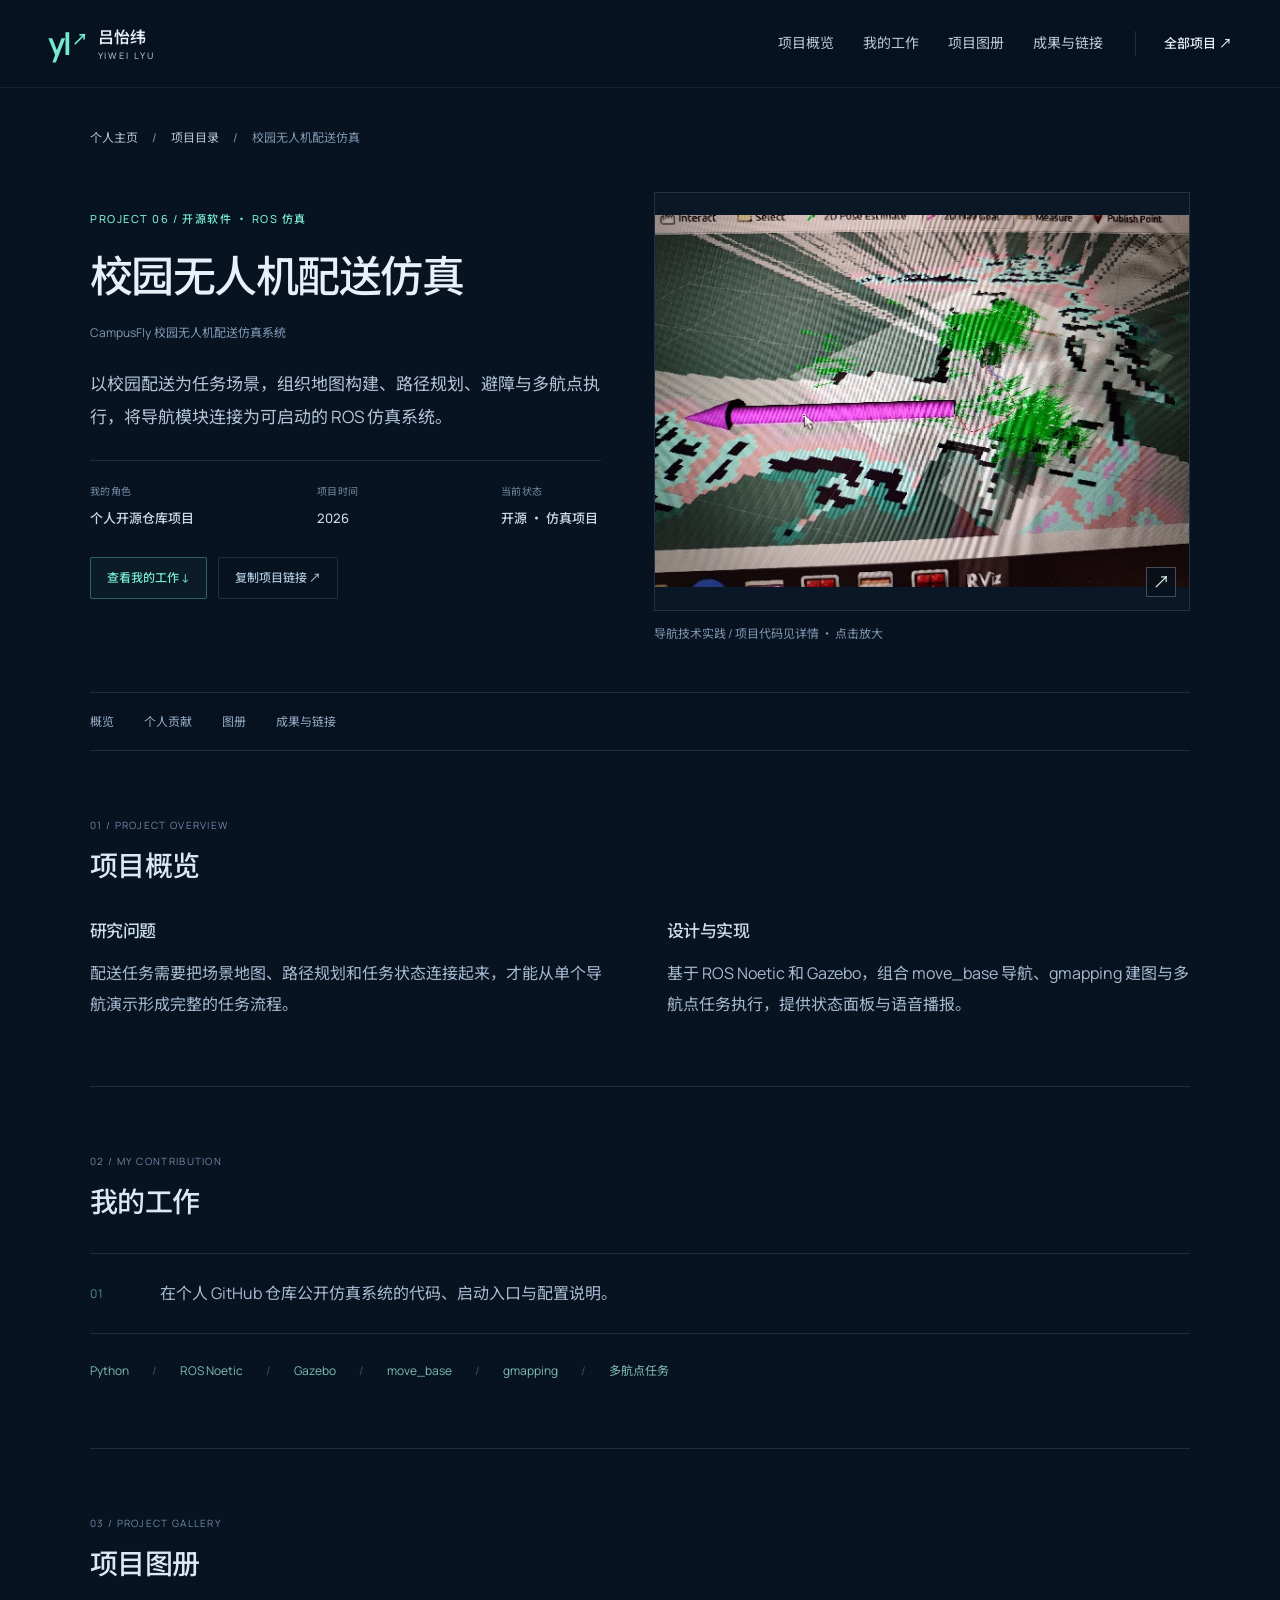
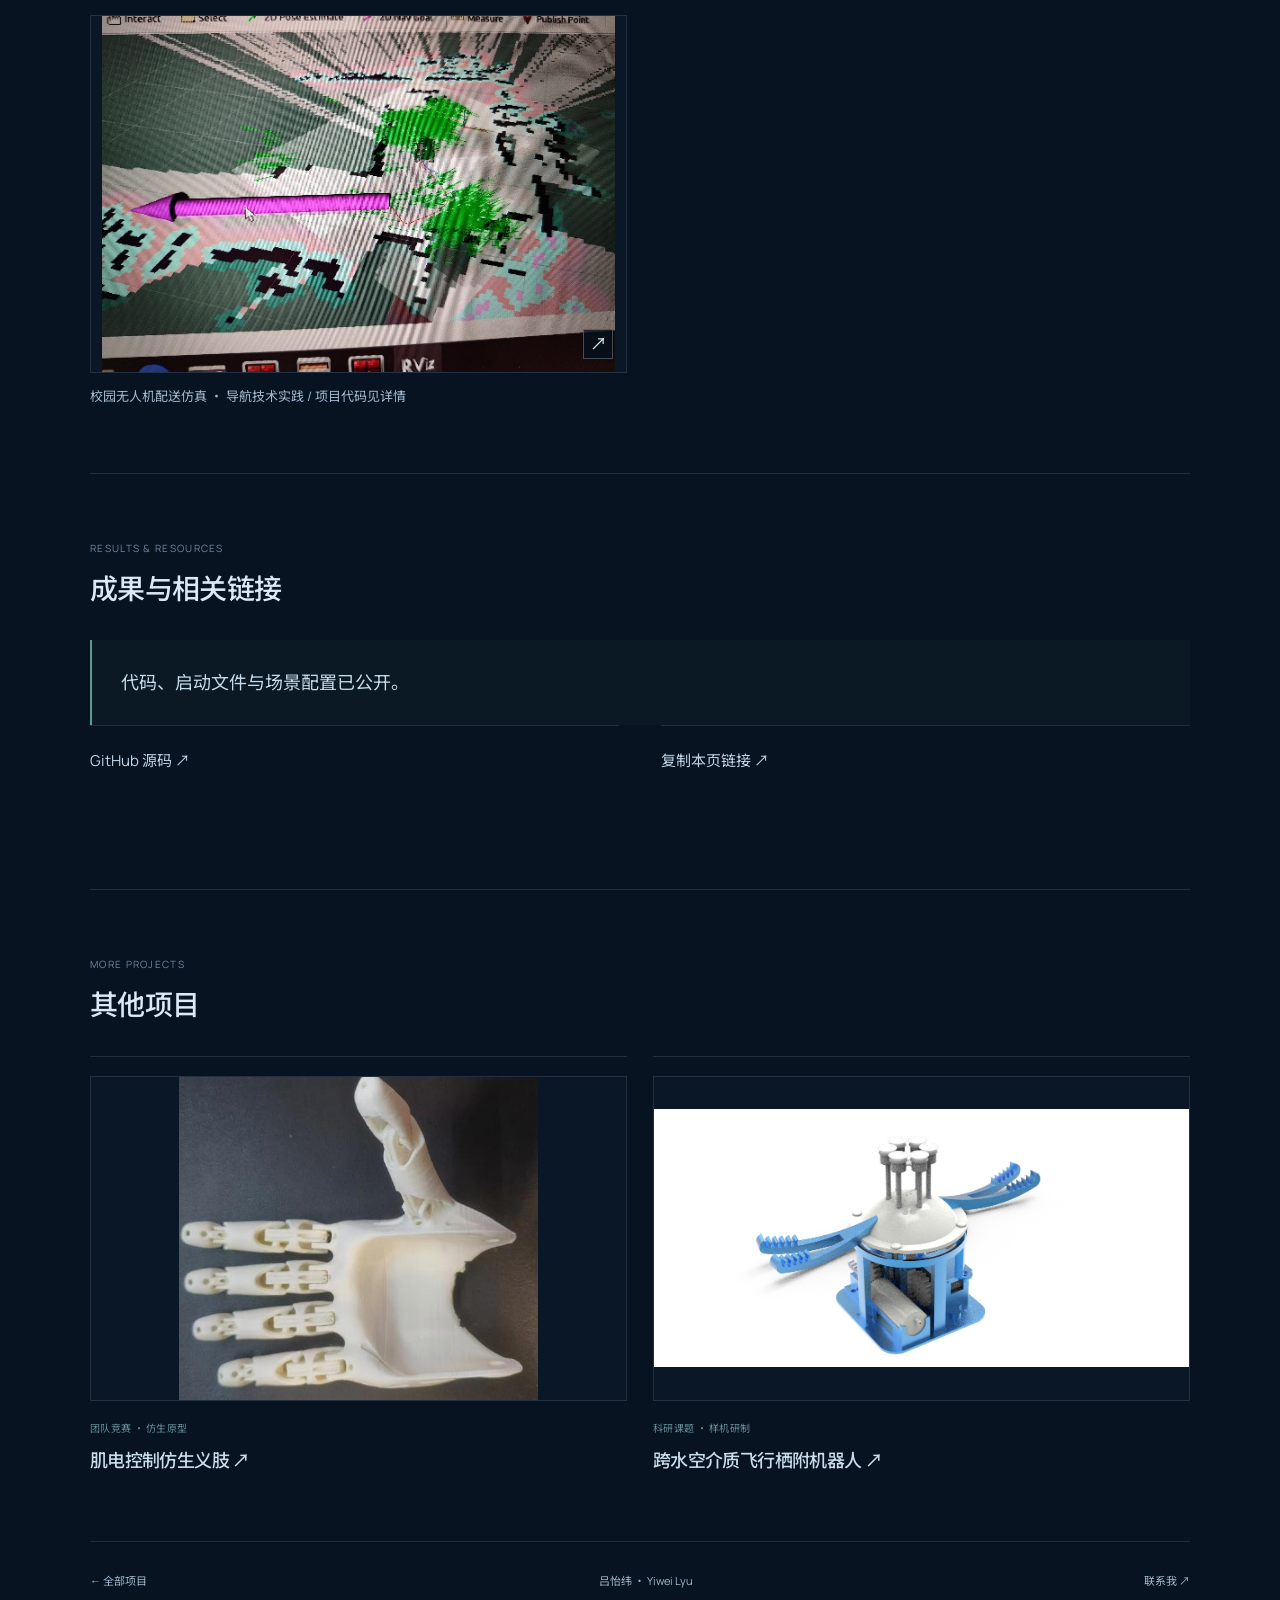
<file: projects/campus-delivery-navigation/index.html>
<!doctype html><html lang="zh-CN"><head><meta charset="utf-8"><meta name="viewport" content="width=device-width,initial-scale=1,viewport-fit=cover"><meta name="theme-color" content="#0b1727"><title>校园无人机配送仿真 · 吕怡纬 Yiwei Lyu</title><meta name="description" content="以校园配送为任务场景，组织地图构建、路径规划、避障与多航点执行，将导航模块连接为可启动的 ROS 仿真系统。"><link rel="canonical" href="https://morphlyu.github.io/MorphLyu/projects/campus-delivery-navigation/"><meta property="og:title" content="校园无人机配送仿真 | Yiwei Lyu"><meta property="og:description" content="以校园配送为任务场景，组织地图构建、路径规划、避障与多航点执行，将导航模块连接为可启动的 ROS 仿真系统。"><meta property="og:image" content="https://morphlyu.github.io/MorphLyu/media/navigation-mapping.jpg"><meta property="og:url" content="https://morphlyu.github.io/MorphLyu/projects/campus-delivery-navigation/"><link rel="icon" href="../../assets/mark.svg" type="image/svg+xml"><link rel="stylesheet" href="../../manrope.css"><link rel="stylesheet" href="../../noto-sans-sc.css"><link rel="stylesheet" href="../../v2.css?v=20261015"><link rel="stylesheet" href="../../project.css?v=20261015-pages"><script src="../../project-page.js?v=20261015-pages" defer></script></head><body class="project-page"><a class="skip-link" href="#overview">跳至项目内容</a><header class="site-header"><a class="identity" href="../../"><span class="identity-symbol" aria-hidden="true">yl<span>↗</span></span><span>吕怡纬<small>YIWEI LYU</small></span></a><nav class="navigation" id="navigation" aria-label="项目导航"><a href="#overview">项目概览</a><a href="#contributions">我的工作</a><a href="#gallery">项目图册</a><a href="#outcomes">成果与链接</a></nav><div class="header-end"><a class="github-link" href="../../projects/">全部项目 ↗</a><button class="menu-toggle" aria-label="打开导航" aria-expanded="false" aria-controls="navigation"><span></span><span></span></button></div></header><main class="project-page-main"><div class="project-breadcrumb"><a href="../../">个人主页</a><span>/</span><a href="../">项目目录</a><span>/</span><span>校园无人机配送仿真</span></div><section class="detail-hero"><div class="detail-hero-copy"><p class="detail-eyebrow">PROJECT 06 / 开源软件 · ROS 仿真</p><h1 class="detail-title">校园无人机配送仿真</h1><p class="detail-formal">CampusFly 校园无人机配送仿真系统</p><p class="detail-summary">以校园配送为任务场景，组织地图构建、路径规划、避障与多航点执行，将导航模块连接为可启动的 ROS 仿真系统。</p><dl class="detail-meta"><div><dt>我的角色</dt><dd>个人开源仓库项目</dd></div><div><dt>项目时间</dt><dd>2026</dd></div><div><dt>当前状态</dt><dd>开源 · 仿真项目</dd></div></dl><div class="detail-actions"><a class="detail-button" href="#contributions">查看我的工作 ↓</a><button class="detail-share" data-copy-project>复制项目链接 ↗</button></div><span class="share-status" role="status"></span></div><figure class="detail-cover"><button data-project-photo="0" aria-label="放大项目主图"><img src="../../media/navigation-mapping.jpg" alt="校园无人机配送仿真 · 导航技术实践 / 项目代码见详情" fetchpriority="high"></button><figcaption>导航技术实践 / 项目代码见详情 · 点击放大</figcaption></figure></section><nav class="project-section-nav" aria-label="页内导航"><a href="#overview">概览</a><a href="#contributions">个人贡献</a><a href="#gallery">图册</a><a href="#outcomes">成果与链接</a></nav><section class="detail-section" id="overview"><div class="detail-section-heading"><span>01 / PROJECT OVERVIEW</span><h2>项目概览</h2></div><div class="overview-columns"><article class="overview-block"><h3>研究问题</h3><p>配送任务需要把场景地图、路径规划和任务状态连接起来，才能从单个导航演示形成完整的任务流程。</p></article><article class="overview-block"><h3>设计与实现</h3><p>基于 ROS Noetic 和 Gazebo，组合 move_base 导航、gmapping 建图与多航点任务执行，提供状态面板与语音播报。</p></article></div></section><section class="detail-section" id="contributions"><div class="detail-section-heading"><span>02 / MY CONTRIBUTION</span><h2>我的工作</h2></div><ol class="contribution-list"><li class="contribution-item"><span>01</span><div><p>在个人 GitHub 仓库公开仿真系统的代码、启动入口与配置说明。</p></div></li></ol><div class="detail-methods"><span>Python</span><span>ROS Noetic</span><span>Gazebo</span><span>move_base</span><span>gmapping</span><span>多航点任务</span></div></section><section class="detail-section" id="gallery"><div class="detail-section-heading"><span>03 / PROJECT GALLERY</span><h2>项目图册</h2></div><div class="detail-gallery"><figure><button data-project-photo="0" aria-label="放大校园无人机配送仿真 · 导航技术实践 / 项目代码见详情"><img src="../../media/navigation-mapping.jpg" alt="校园无人机配送仿真 · 导航技术实践 / 项目代码见详情" loading="lazy" decoding="async"></button><figcaption>校园无人机配送仿真 · 导航技术实践 / 项目代码见详情</figcaption></figure></div></section><section class="detail-section" id="outcomes"><div class="detail-section-heading"><span>RESULTS & RESOURCES</span><h2>成果与相关链接</h2></div><div class="outcome-block"><p>代码、启动文件与场景配置已公开。</p></div><div class="project-links"><a href="https://github.com/MorphLyu/CampusFly-UAV" target="_blank" rel="noopener noreferrer">GitHub 源码 ↗</a><button data-copy-project>复制本页链接 ↗</button></div><span class="share-status" role="status"></span></section><section class="detail-section"><div class="detail-section-heading"><span>MORE PROJECTS</span><h2>其他项目</h2></div><div class="related-projects"><a class="related-project" href="../emg-prosthetic-hand/"><img src="../../media/emg-hand.jpg" alt="" loading="lazy"><div><span>团队竞赛 · 仿生原型</span><h3>肌电控制仿生义肢 ↗</h3></div></a><a class="related-project" href="../aerial-aquatic-perching/"><img src="../../media/aerial-render.jpg" alt="" loading="lazy"><div><span>科研课题 · 样机研制</span><h3>跨水空介质飞行栖附机器人 ↗</h3></div></a></div></section></main><footer class="project-page-footer"><a href="../">← 全部项目</a><a href="../../">吕怡纬 · Yiwei Lyu</a><a href="mailto:lyumechanics@163.com">联系我 ↗</a></footer><div class="media-overlay" id="media-overlay" hidden role="dialog" aria-modal="true" aria-labelledby="viewer-title"><div class="overlay-backdrop" data-close-viewer></div><section class="viewer-panel"><div class="viewer-top"><div><span class="eyebrow">PROJECT GALLERY</span><h2 id="viewer-title"></h2></div><button class="close-viewer" data-close-viewer aria-label="关闭预览">×</button></div><div id="viewer-content"></div><div class="viewer-controls"><button id="viewer-prev" aria-label="上一张">←</button><span id="viewer-count" aria-live="polite"></span><button id="viewer-next" aria-label="下一张">→</button></div></section></div><script type="application/json" id="project-data">{"title": "校园无人机配送仿真", "canonical": "https://morphlyu.github.io/MorphLyu/projects/campus-delivery-navigation/", "images": [{"src": "../../media/navigation-mapping.jpg", "caption": "校园无人机配送仿真 · 导航技术实践 / 项目代码见详情"}]}</script></body></html>
</file>
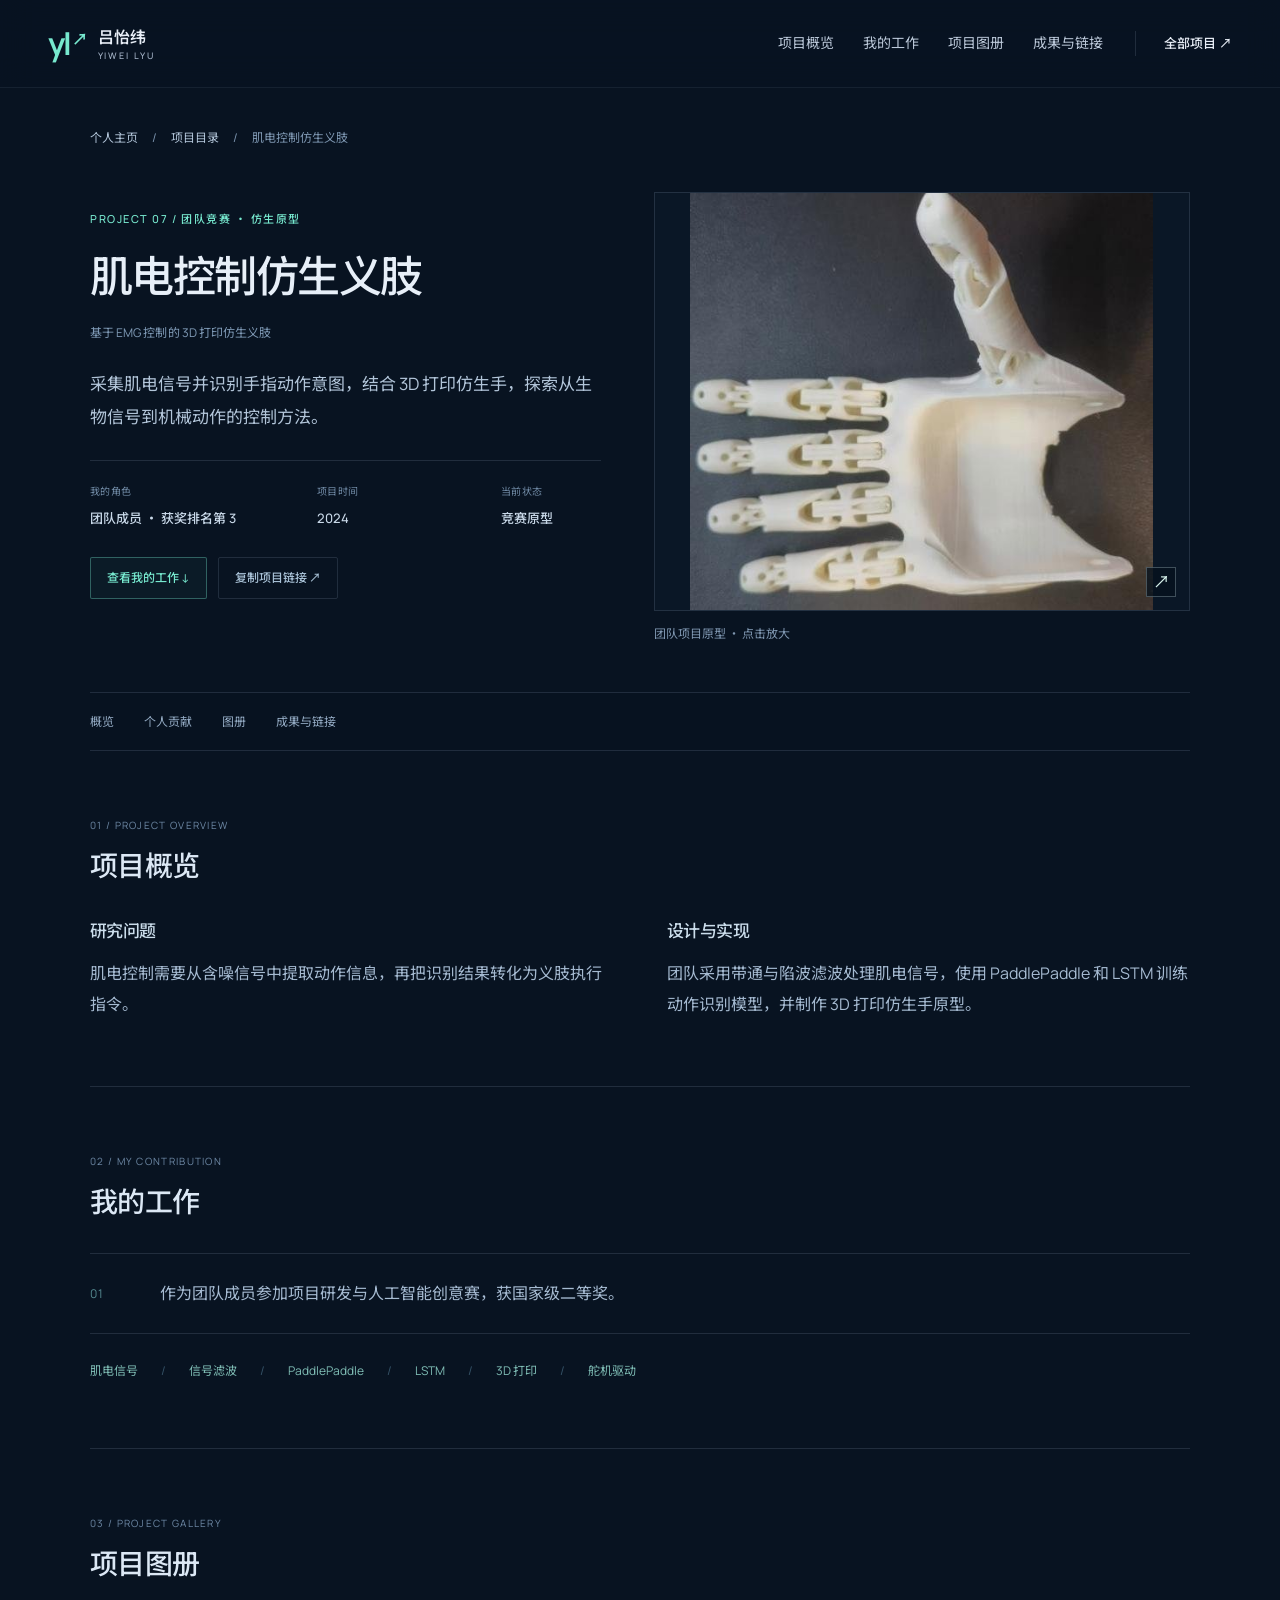
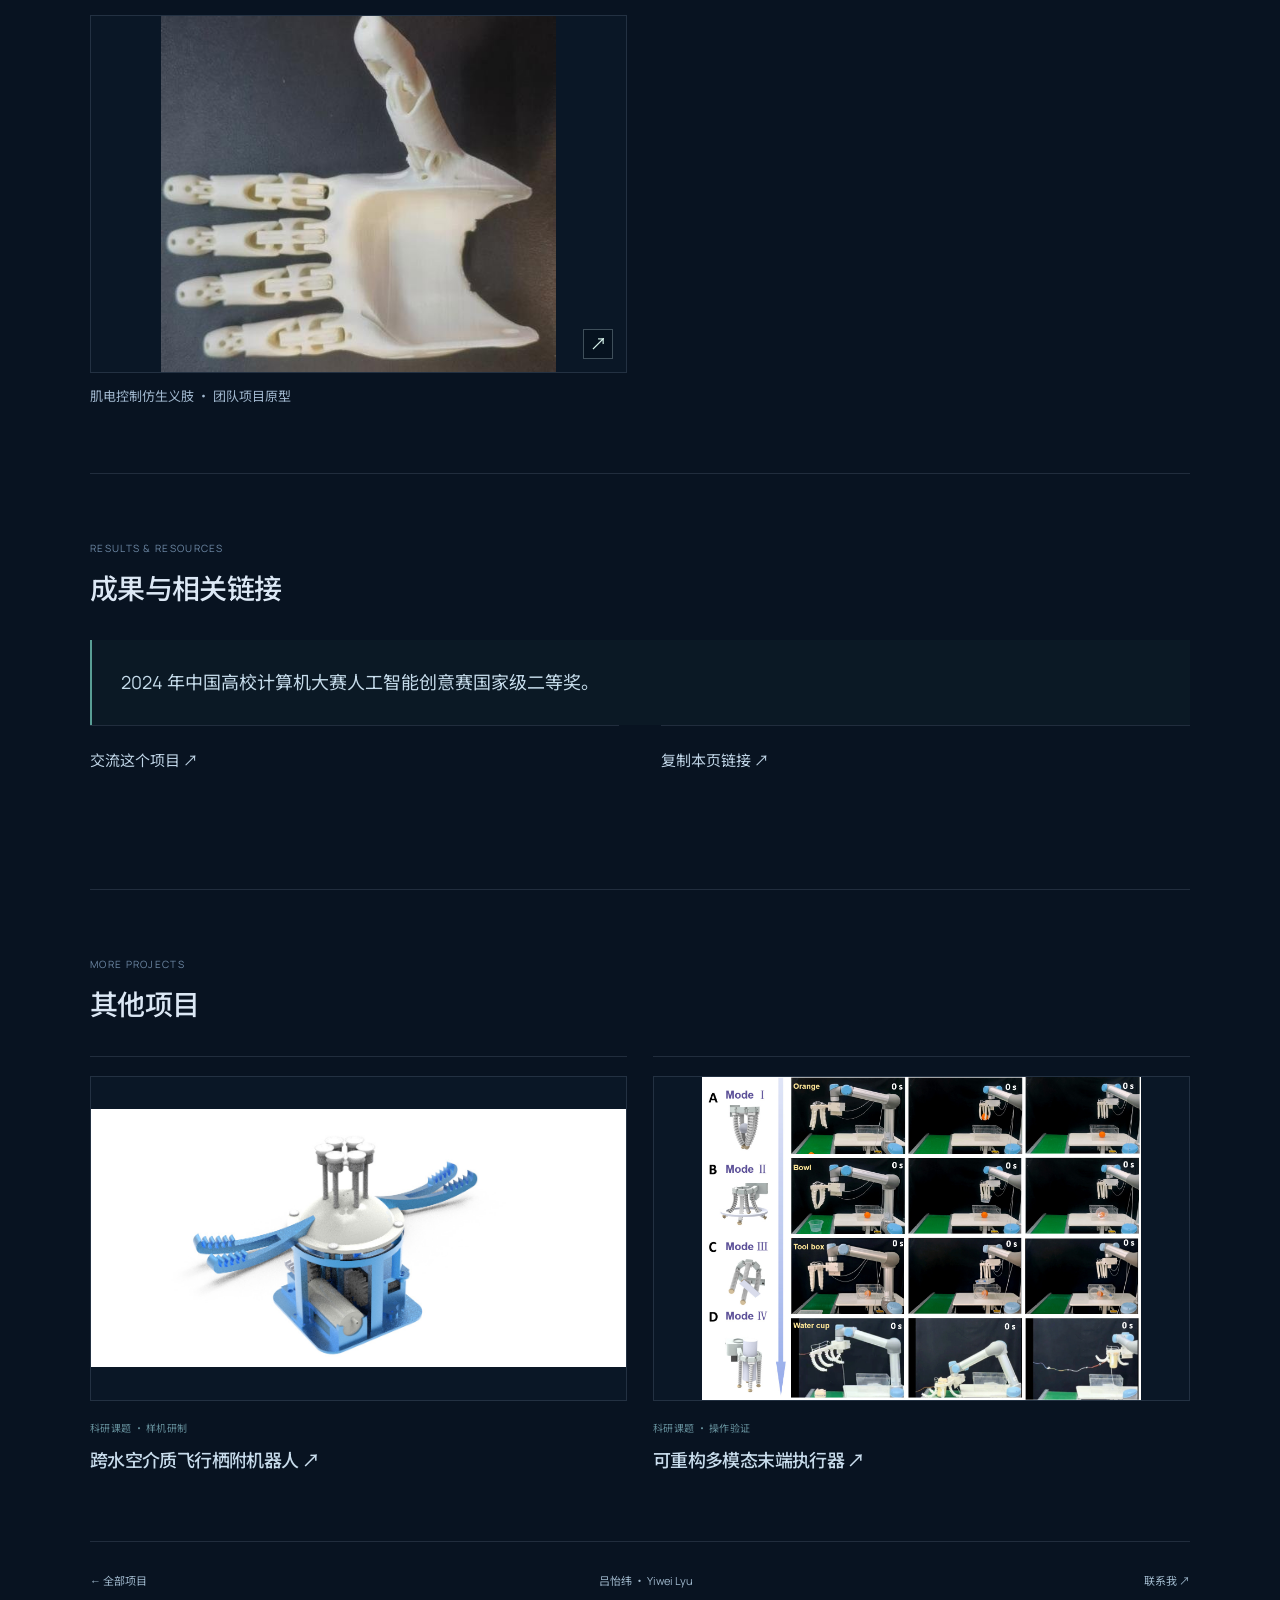
<file: projects/emg-prosthetic-hand/index.html>
<!doctype html><html lang="zh-CN"><head><meta charset="utf-8"><meta name="viewport" content="width=device-width,initial-scale=1,viewport-fit=cover"><meta name="theme-color" content="#0b1727"><title>肌电控制仿生义肢 · 吕怡纬 Yiwei Lyu</title><meta name="description" content="采集肌电信号并识别手指动作意图，结合 3D 打印仿生手，探索从生物信号到机械动作的控制方法。"><link rel="canonical" href="https://morphlyu.github.io/MorphLyu/projects/emg-prosthetic-hand/"><meta property="og:title" content="肌电控制仿生义肢 | Yiwei Lyu"><meta property="og:description" content="采集肌电信号并识别手指动作意图，结合 3D 打印仿生手，探索从生物信号到机械动作的控制方法。"><meta property="og:image" content="https://morphlyu.github.io/MorphLyu/media/emg-hand.jpg"><meta property="og:url" content="https://morphlyu.github.io/MorphLyu/projects/emg-prosthetic-hand/"><link rel="icon" href="../../assets/mark.svg" type="image/svg+xml"><link rel="stylesheet" href="../../manrope.css"><link rel="stylesheet" href="../../noto-sans-sc.css"><link rel="stylesheet" href="../../v2.css?v=20261015"><link rel="stylesheet" href="../../project.css?v=20261015-pages"><script src="../../project-page.js?v=20261015-pages" defer></script></head><body class="project-page"><a class="skip-link" href="#overview">跳至项目内容</a><header class="site-header"><a class="identity" href="../../"><span class="identity-symbol" aria-hidden="true">yl<span>↗</span></span><span>吕怡纬<small>YIWEI LYU</small></span></a><nav class="navigation" id="navigation" aria-label="项目导航"><a href="#overview">项目概览</a><a href="#contributions">我的工作</a><a href="#gallery">项目图册</a><a href="#outcomes">成果与链接</a></nav><div class="header-end"><a class="github-link" href="../../projects/">全部项目 ↗</a><button class="menu-toggle" aria-label="打开导航" aria-expanded="false" aria-controls="navigation"><span></span><span></span></button></div></header><main class="project-page-main"><div class="project-breadcrumb"><a href="../../">个人主页</a><span>/</span><a href="../">项目目录</a><span>/</span><span>肌电控制仿生义肢</span></div><section class="detail-hero"><div class="detail-hero-copy"><p class="detail-eyebrow">PROJECT 07 / 团队竞赛 · 仿生原型</p><h1 class="detail-title">肌电控制仿生义肢</h1><p class="detail-formal">基于 EMG 控制的 3D 打印仿生义肢</p><p class="detail-summary">采集肌电信号并识别手指动作意图，结合 3D 打印仿生手，探索从生物信号到机械动作的控制方法。</p><dl class="detail-meta"><div><dt>我的角色</dt><dd>团队成员 · 获奖排名第 3</dd></div><div><dt>项目时间</dt><dd>2024</dd></div><div><dt>当前状态</dt><dd>竞赛原型</dd></div></dl><div class="detail-actions"><a class="detail-button" href="#contributions">查看我的工作 ↓</a><button class="detail-share" data-copy-project>复制项目链接 ↗</button></div><span class="share-status" role="status"></span></div><figure class="detail-cover"><button data-project-photo="0" aria-label="放大项目主图"><img src="../../media/emg-hand.jpg" alt="肌电控制仿生义肢 · 团队项目原型" fetchpriority="high"></button><figcaption>团队项目原型 · 点击放大</figcaption></figure></section><nav class="project-section-nav" aria-label="页内导航"><a href="#overview">概览</a><a href="#contributions">个人贡献</a><a href="#gallery">图册</a><a href="#outcomes">成果与链接</a></nav><section class="detail-section" id="overview"><div class="detail-section-heading"><span>01 / PROJECT OVERVIEW</span><h2>项目概览</h2></div><div class="overview-columns"><article class="overview-block"><h3>研究问题</h3><p>肌电控制需要从含噪信号中提取动作信息，再把识别结果转化为义肢执行指令。</p></article><article class="overview-block"><h3>设计与实现</h3><p>团队采用带通与陷波滤波处理肌电信号，使用 PaddlePaddle 和 LSTM 训练动作识别模型，并制作 3D 打印仿生手原型。</p></article></div></section><section class="detail-section" id="contributions"><div class="detail-section-heading"><span>02 / MY CONTRIBUTION</span><h2>我的工作</h2></div><ol class="contribution-list"><li class="contribution-item"><span>01</span><div><p>作为团队成员参加项目研发与人工智能创意赛，获国家级二等奖。</p></div></li></ol><div class="detail-methods"><span>肌电信号</span><span>信号滤波</span><span>PaddlePaddle</span><span>LSTM</span><span>3D 打印</span><span>舵机驱动</span></div></section><section class="detail-section" id="gallery"><div class="detail-section-heading"><span>03 / PROJECT GALLERY</span><h2>项目图册</h2></div><div class="detail-gallery"><figure><button data-project-photo="0" aria-label="放大肌电控制仿生义肢 · 团队项目原型"><img src="../../media/emg-hand.jpg" alt="肌电控制仿生义肢 · 团队项目原型" loading="lazy" decoding="async"></button><figcaption>肌电控制仿生义肢 · 团队项目原型</figcaption></figure></div></section><section class="detail-section" id="outcomes"><div class="detail-section-heading"><span>RESULTS & RESOURCES</span><h2>成果与相关链接</h2></div><div class="outcome-block"><p>2024 年中国高校计算机大赛人工智能创意赛国家级二等奖。</p></div><div class="project-links"><a href="mailto:lyumechanics@163.com?subject=肌电控制仿生义肢">交流这个项目 ↗</a><button data-copy-project>复制本页链接 ↗</button></div><span class="share-status" role="status"></span></section><section class="detail-section"><div class="detail-section-heading"><span>MORE PROJECTS</span><h2>其他项目</h2></div><div class="related-projects"><a class="related-project" href="../aerial-aquatic-perching/"><img src="../../media/aerial-render.jpg" alt="" loading="lazy"><div><span>科研课题 · 样机研制</span><h3>跨水空介质飞行栖附机器人 ↗</h3></div></a><a class="related-project" href="../reconfigurable-end-effector/"><img src="../../media/gripper-modes.jpg" alt="" loading="lazy"><div><span>科研课题 · 操作验证</span><h3>可重构多模态末端执行器 ↗</h3></div></a></div></section></main><footer class="project-page-footer"><a href="../">← 全部项目</a><a href="../../">吕怡纬 · Yiwei Lyu</a><a href="mailto:lyumechanics@163.com">联系我 ↗</a></footer><div class="media-overlay" id="media-overlay" hidden role="dialog" aria-modal="true" aria-labelledby="viewer-title"><div class="overlay-backdrop" data-close-viewer></div><section class="viewer-panel"><div class="viewer-top"><div><span class="eyebrow">PROJECT GALLERY</span><h2 id="viewer-title"></h2></div><button class="close-viewer" data-close-viewer aria-label="关闭预览">×</button></div><div id="viewer-content"></div><div class="viewer-controls"><button id="viewer-prev" aria-label="上一张">←</button><span id="viewer-count" aria-live="polite"></span><button id="viewer-next" aria-label="下一张">→</button></div></section></div><script type="application/json" id="project-data">{"title": "肌电控制仿生义肢", "canonical": "https://morphlyu.github.io/MorphLyu/projects/emg-prosthetic-hand/", "images": [{"src": "../../media/emg-hand.jpg", "caption": "肌电控制仿生义肢 · 团队项目原型"}]}</script></body></html>
</file>
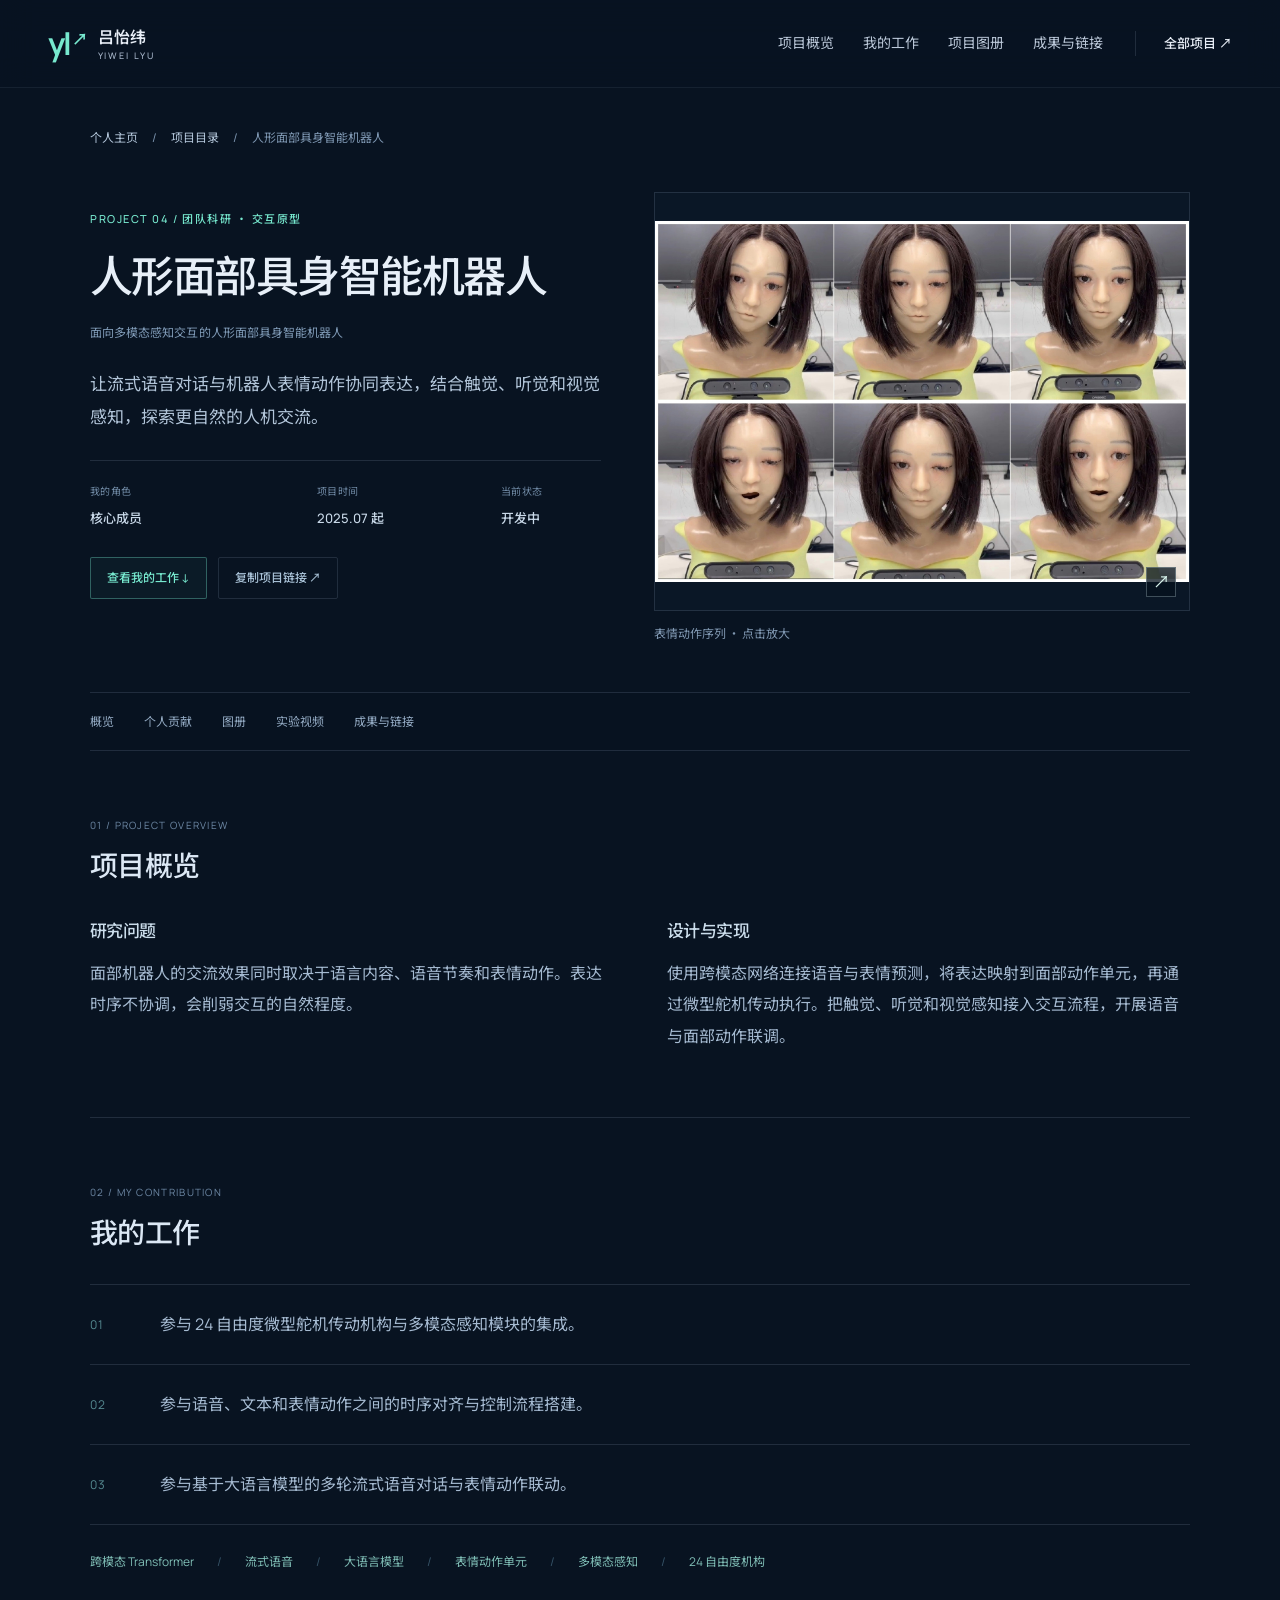
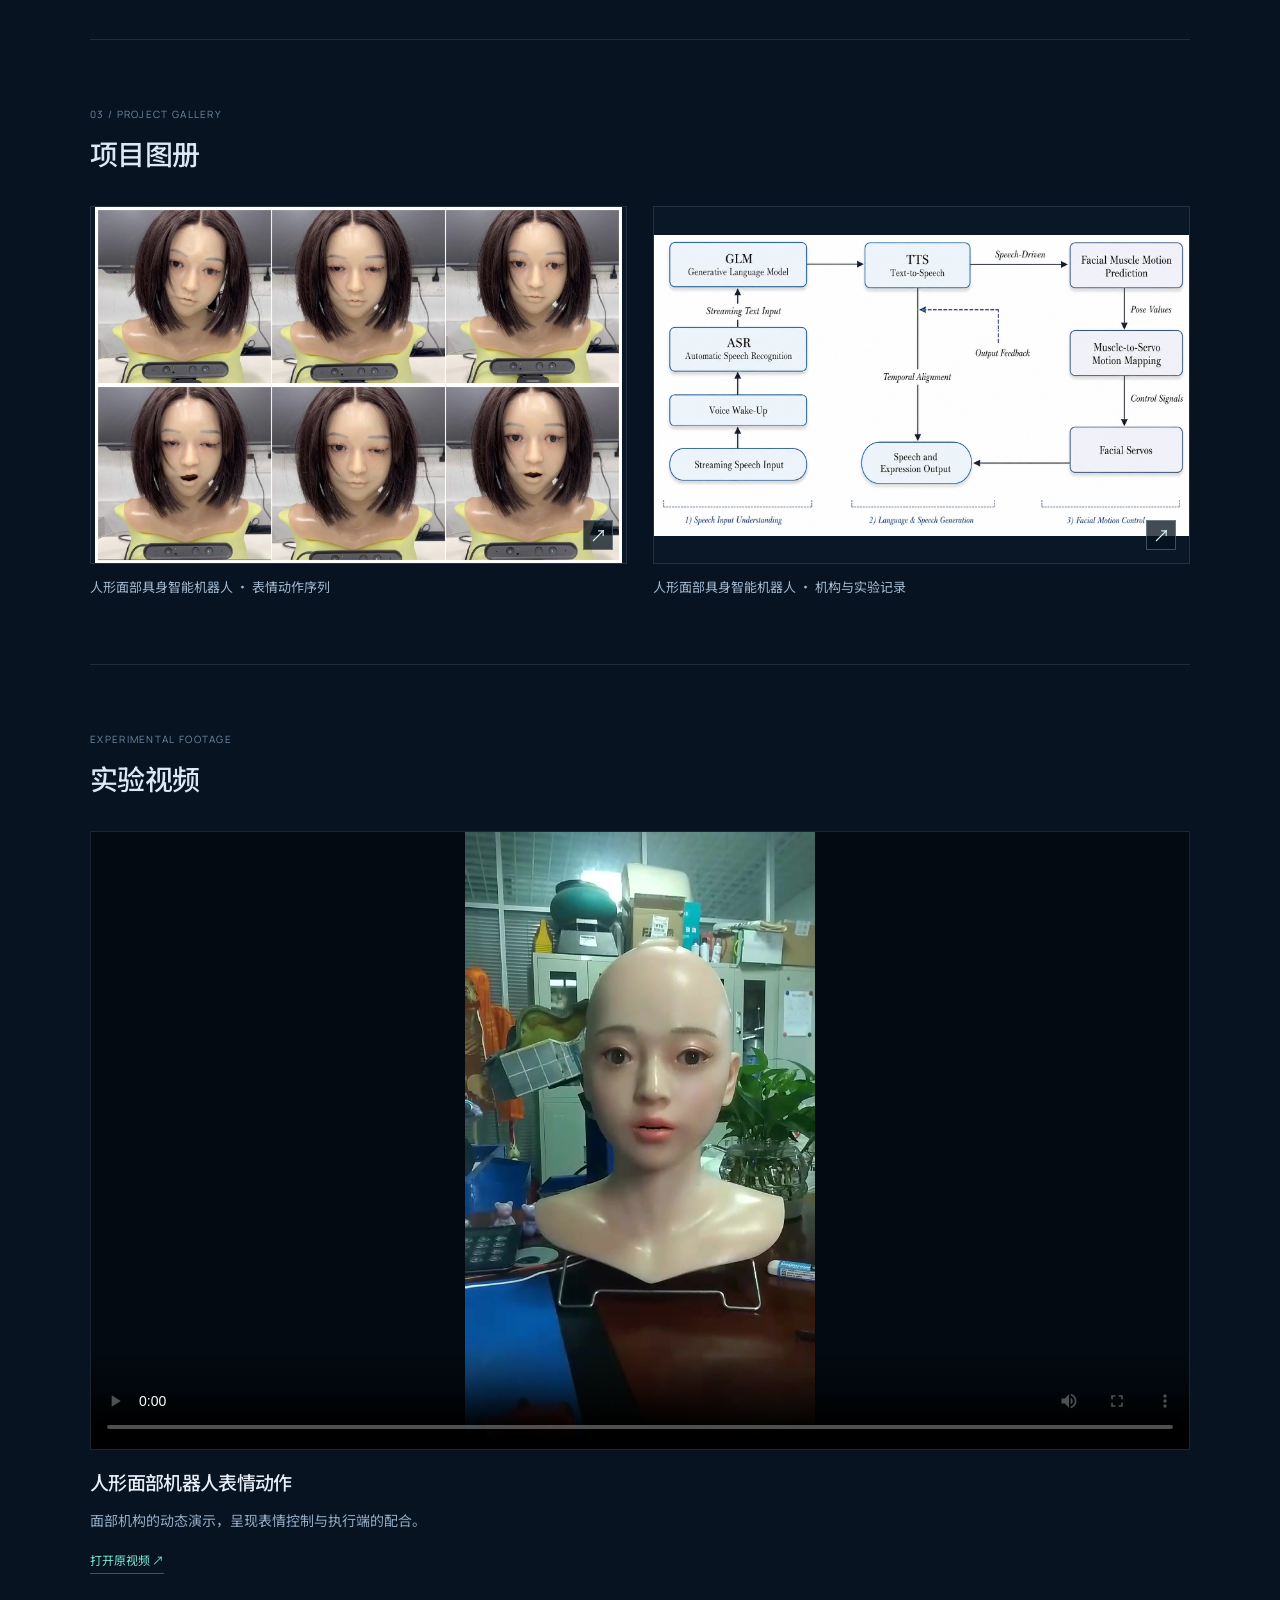
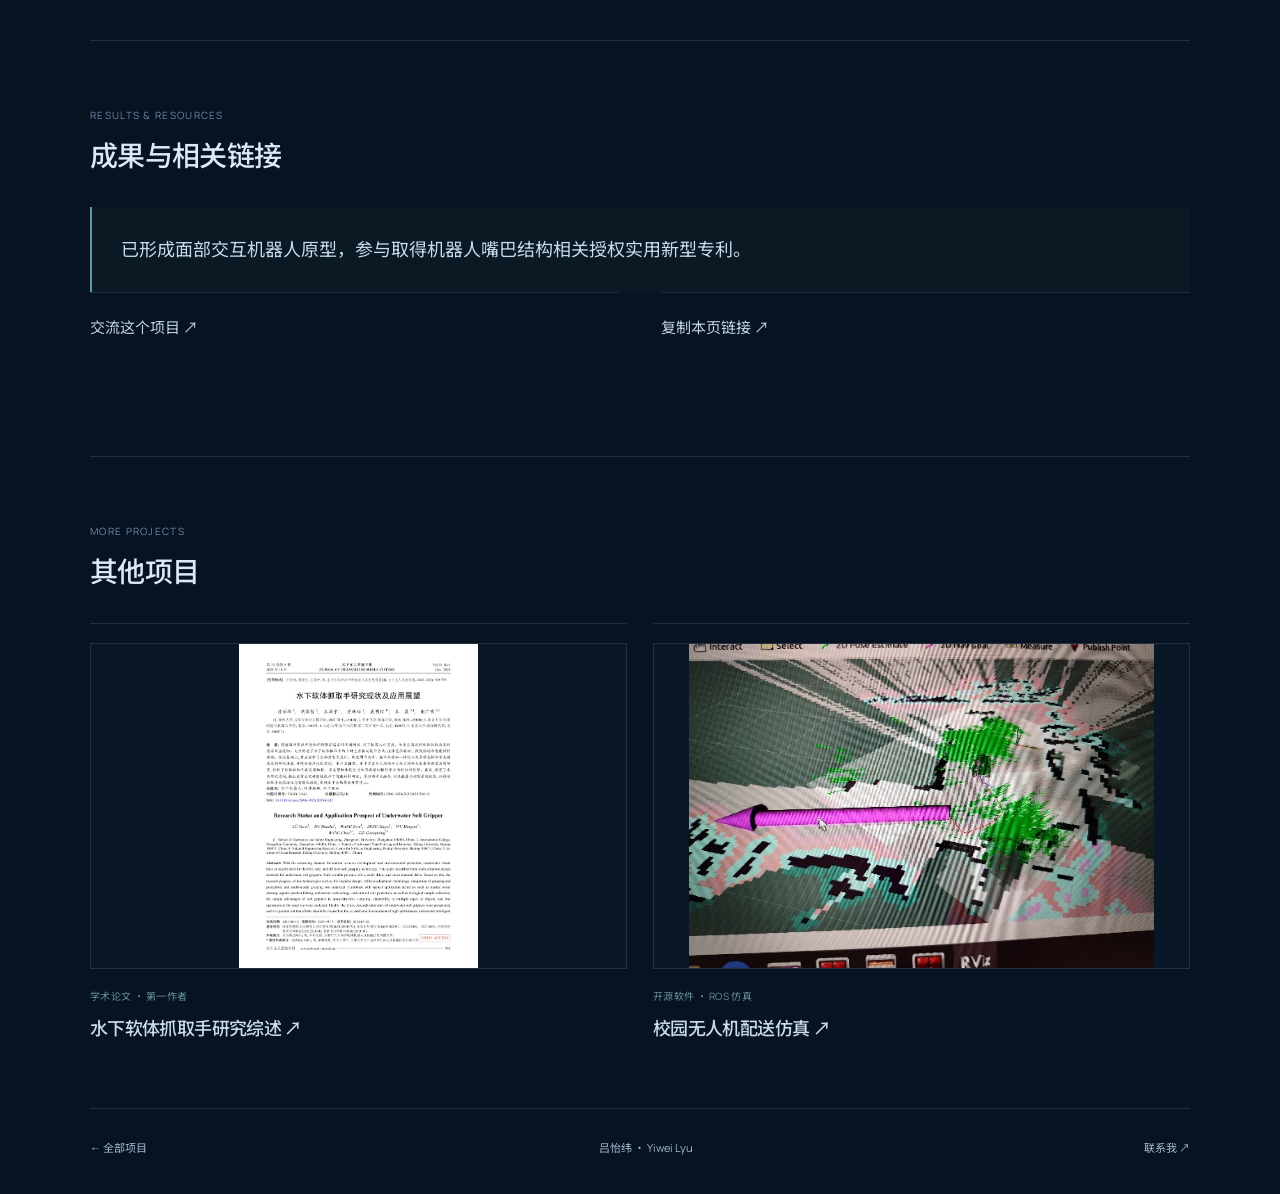
<file: projects/humanoid-facial-interaction/index.html>
<!doctype html><html lang="zh-CN"><head><meta charset="utf-8"><meta name="viewport" content="width=device-width,initial-scale=1,viewport-fit=cover"><meta name="theme-color" content="#0b1727"><title>人形面部具身智能机器人 · 吕怡纬 Yiwei Lyu</title><meta name="description" content="让流式语音对话与机器人表情动作协同表达，结合触觉、听觉和视觉感知，探索更自然的人机交流。"><link rel="canonical" href="https://morphlyu.github.io/MorphLyu/projects/humanoid-facial-interaction/"><meta property="og:title" content="人形面部具身智能机器人 | Yiwei Lyu"><meta property="og:description" content="让流式语音对话与机器人表情动作协同表达，结合触觉、听觉和视觉感知，探索更自然的人机交流。"><meta property="og:image" content="https://morphlyu.github.io/MorphLyu/media/facial-expressions.jpg"><meta property="og:url" content="https://morphlyu.github.io/MorphLyu/projects/humanoid-facial-interaction/"><link rel="icon" href="../../assets/mark.svg" type="image/svg+xml"><link rel="stylesheet" href="../../manrope.css"><link rel="stylesheet" href="../../noto-sans-sc.css"><link rel="stylesheet" href="../../v2.css?v=20261015"><link rel="stylesheet" href="../../project.css?v=20261015-pages"><script src="../../project-page.js?v=20261015-pages" defer></script></head><body class="project-page"><a class="skip-link" href="#overview">跳至项目内容</a><header class="site-header"><a class="identity" href="../../"><span class="identity-symbol" aria-hidden="true">yl<span>↗</span></span><span>吕怡纬<small>YIWEI LYU</small></span></a><nav class="navigation" id="navigation" aria-label="项目导航"><a href="#overview">项目概览</a><a href="#contributions">我的工作</a><a href="#gallery">项目图册</a><a href="#outcomes">成果与链接</a></nav><div class="header-end"><a class="github-link" href="../../projects/">全部项目 ↗</a><button class="menu-toggle" aria-label="打开导航" aria-expanded="false" aria-controls="navigation"><span></span><span></span></button></div></header><main class="project-page-main"><div class="project-breadcrumb"><a href="../../">个人主页</a><span>/</span><a href="../">项目目录</a><span>/</span><span>人形面部具身智能机器人</span></div><section class="detail-hero"><div class="detail-hero-copy"><p class="detail-eyebrow">PROJECT 04 / 团队科研 · 交互原型</p><h1 class="detail-title">人形面部具身智能机器人</h1><p class="detail-formal">面向多模态感知交互的人形面部具身智能机器人</p><p class="detail-summary">让流式语音对话与机器人表情动作协同表达，结合触觉、听觉和视觉感知，探索更自然的人机交流。</p><dl class="detail-meta"><div><dt>我的角色</dt><dd>核心成员</dd></div><div><dt>项目时间</dt><dd>2025.07 起</dd></div><div><dt>当前状态</dt><dd>开发中</dd></div></dl><div class="detail-actions"><a class="detail-button" href="#contributions">查看我的工作 ↓</a><button class="detail-share" data-copy-project>复制项目链接 ↗</button></div><span class="share-status" role="status"></span></div><figure class="detail-cover"><button data-project-photo="0" aria-label="放大项目主图"><img src="../../media/facial-expressions.jpg" alt="人形面部具身智能机器人 · 表情动作序列" fetchpriority="high"></button><figcaption>表情动作序列 · 点击放大</figcaption></figure></section><nav class="project-section-nav" aria-label="页内导航"><a href="#overview">概览</a><a href="#contributions">个人贡献</a><a href="#gallery">图册</a><a href="#video">实验视频</a><a href="#outcomes">成果与链接</a></nav><section class="detail-section" id="overview"><div class="detail-section-heading"><span>01 / PROJECT OVERVIEW</span><h2>项目概览</h2></div><div class="overview-columns"><article class="overview-block"><h3>研究问题</h3><p>面部机器人的交流效果同时取决于语言内容、语音节奏和表情动作。表达时序不协调，会削弱交互的自然程度。</p></article><article class="overview-block"><h3>设计与实现</h3><p>使用跨模态网络连接语音与表情预测，将表达映射到面部动作单元，再通过微型舵机传动执行。把触觉、听觉和视觉感知接入交互流程，开展语音与面部动作联调。</p></article></div></section><section class="detail-section" id="contributions"><div class="detail-section-heading"><span>02 / MY CONTRIBUTION</span><h2>我的工作</h2></div><ol class="contribution-list"><li class="contribution-item"><span>01</span><div><p>参与 24 自由度微型舵机传动机构与多模态感知模块的集成。</p></div></li><li class="contribution-item"><span>02</span><div><p>参与语音、文本和表情动作之间的时序对齐与控制流程搭建。</p></div></li><li class="contribution-item"><span>03</span><div><p>参与基于大语言模型的多轮流式语音对话与表情动作联动。</p></div></li></ol><div class="detail-methods"><span>跨模态 Transformer</span><span>流式语音</span><span>大语言模型</span><span>表情动作单元</span><span>多模态感知</span><span>24 自由度机构</span></div></section><section class="detail-section" id="gallery"><div class="detail-section-heading"><span>03 / PROJECT GALLERY</span><h2>项目图册</h2></div><div class="detail-gallery"><figure><button data-project-photo="0" aria-label="放大人形面部具身智能机器人 · 表情动作序列"><img src="../../media/facial-expressions.jpg" alt="人形面部具身智能机器人 · 表情动作序列" loading="lazy" decoding="async"></button><figcaption>人形面部具身智能机器人 · 表情动作序列</figcaption></figure><figure><button data-project-photo="1" aria-label="放大人形面部具身智能机器人 · 机构与实验记录"><img src="../../media/facial-pipeline.jpg" alt="人形面部具身智能机器人 · 机构与实验记录" loading="lazy" decoding="async"></button><figcaption>人形面部具身智能机器人 · 机构与实验记录</figcaption></figure></div></section><section class="detail-section" id="video"><div class="detail-section-heading"><span>EXPERIMENTAL FOOTAGE</span><h2>实验视频</h2></div><div class="detail-films"><article class="detail-film"><video controls playsinline webkit-playsinline preload="metadata" poster="../../media/facial-interaction-poster.jpg"><source src="../../media/facial-interaction.mp4" type="video/mp4">你的浏览器可通过下方链接播放实验视频。</video><h3>人形面部机器人表情动作</h3><p>面部机构的动态演示，呈现表情控制与执行端的配合。</p><a href="../../media/facial-interaction.mp4" target="_blank" rel="noopener noreferrer">打开原视频 ↗</a></article></div></section><section class="detail-section" id="outcomes"><div class="detail-section-heading"><span>RESULTS & RESOURCES</span><h2>成果与相关链接</h2></div><div class="outcome-block"><p>已形成面部交互机器人原型，参与取得机器人嘴巴结构相关授权实用新型专利。</p></div><div class="project-links"><a href="mailto:lyumechanics@163.com?subject=人形面部具身智能机器人">交流这个项目 ↗</a><button data-copy-project>复制本页链接 ↗</button></div><span class="share-status" role="status"></span></section><section class="detail-section"><div class="detail-section-heading"><span>MORE PROJECTS</span><h2>其他项目</h2></div><div class="related-projects"><a class="related-project" href="../underwater-soft-gripper-review/"><img src="../../media/publication.jpg" alt="" loading="lazy"><div><span>学术论文 · 第一作者</span><h3>水下软体抓取手研究综述 ↗</h3></div></a><a class="related-project" href="../campus-delivery-navigation/"><img src="../../media/navigation-mapping.jpg" alt="" loading="lazy"><div><span>开源软件 · ROS 仿真</span><h3>校园无人机配送仿真 ↗</h3></div></a></div></section></main><footer class="project-page-footer"><a href="../">← 全部项目</a><a href="../../">吕怡纬 · Yiwei Lyu</a><a href="mailto:lyumechanics@163.com">联系我 ↗</a></footer><div class="media-overlay" id="media-overlay" hidden role="dialog" aria-modal="true" aria-labelledby="viewer-title"><div class="overlay-backdrop" data-close-viewer></div><section class="viewer-panel"><div class="viewer-top"><div><span class="eyebrow">PROJECT GALLERY</span><h2 id="viewer-title"></h2></div><button class="close-viewer" data-close-viewer aria-label="关闭预览">×</button></div><div id="viewer-content"></div><div class="viewer-controls"><button id="viewer-prev" aria-label="上一张">←</button><span id="viewer-count" aria-live="polite"></span><button id="viewer-next" aria-label="下一张">→</button></div></section></div><script type="application/json" id="project-data">{"title": "人形面部具身智能机器人", "canonical": "https://morphlyu.github.io/MorphLyu/projects/humanoid-facial-interaction/", "images": [{"src": "../../media/facial-expressions.jpg", "caption": "人形面部具身智能机器人 · 表情动作序列"}, {"src": "../../media/facial-pipeline.jpg", "caption": "人形面部具身智能机器人 · 机构与实验记录"}]}</script></body></html>
</file>
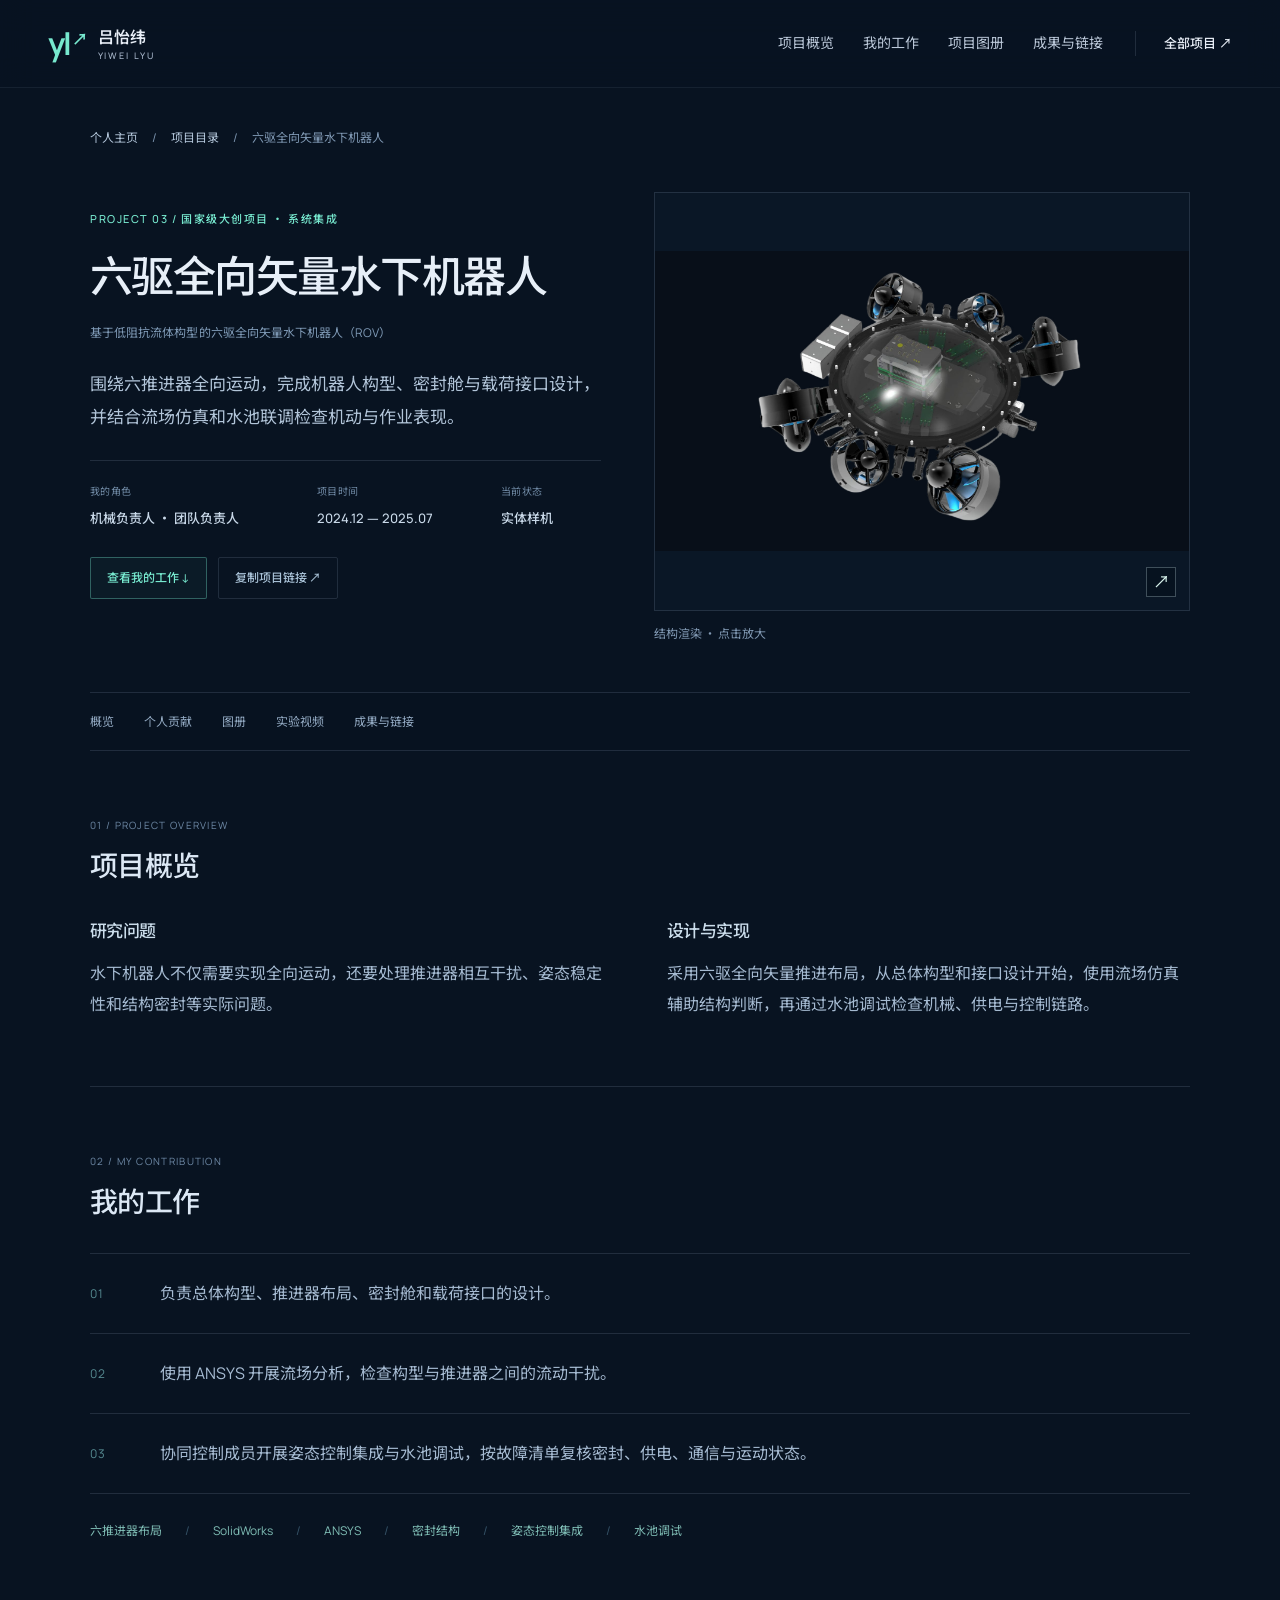
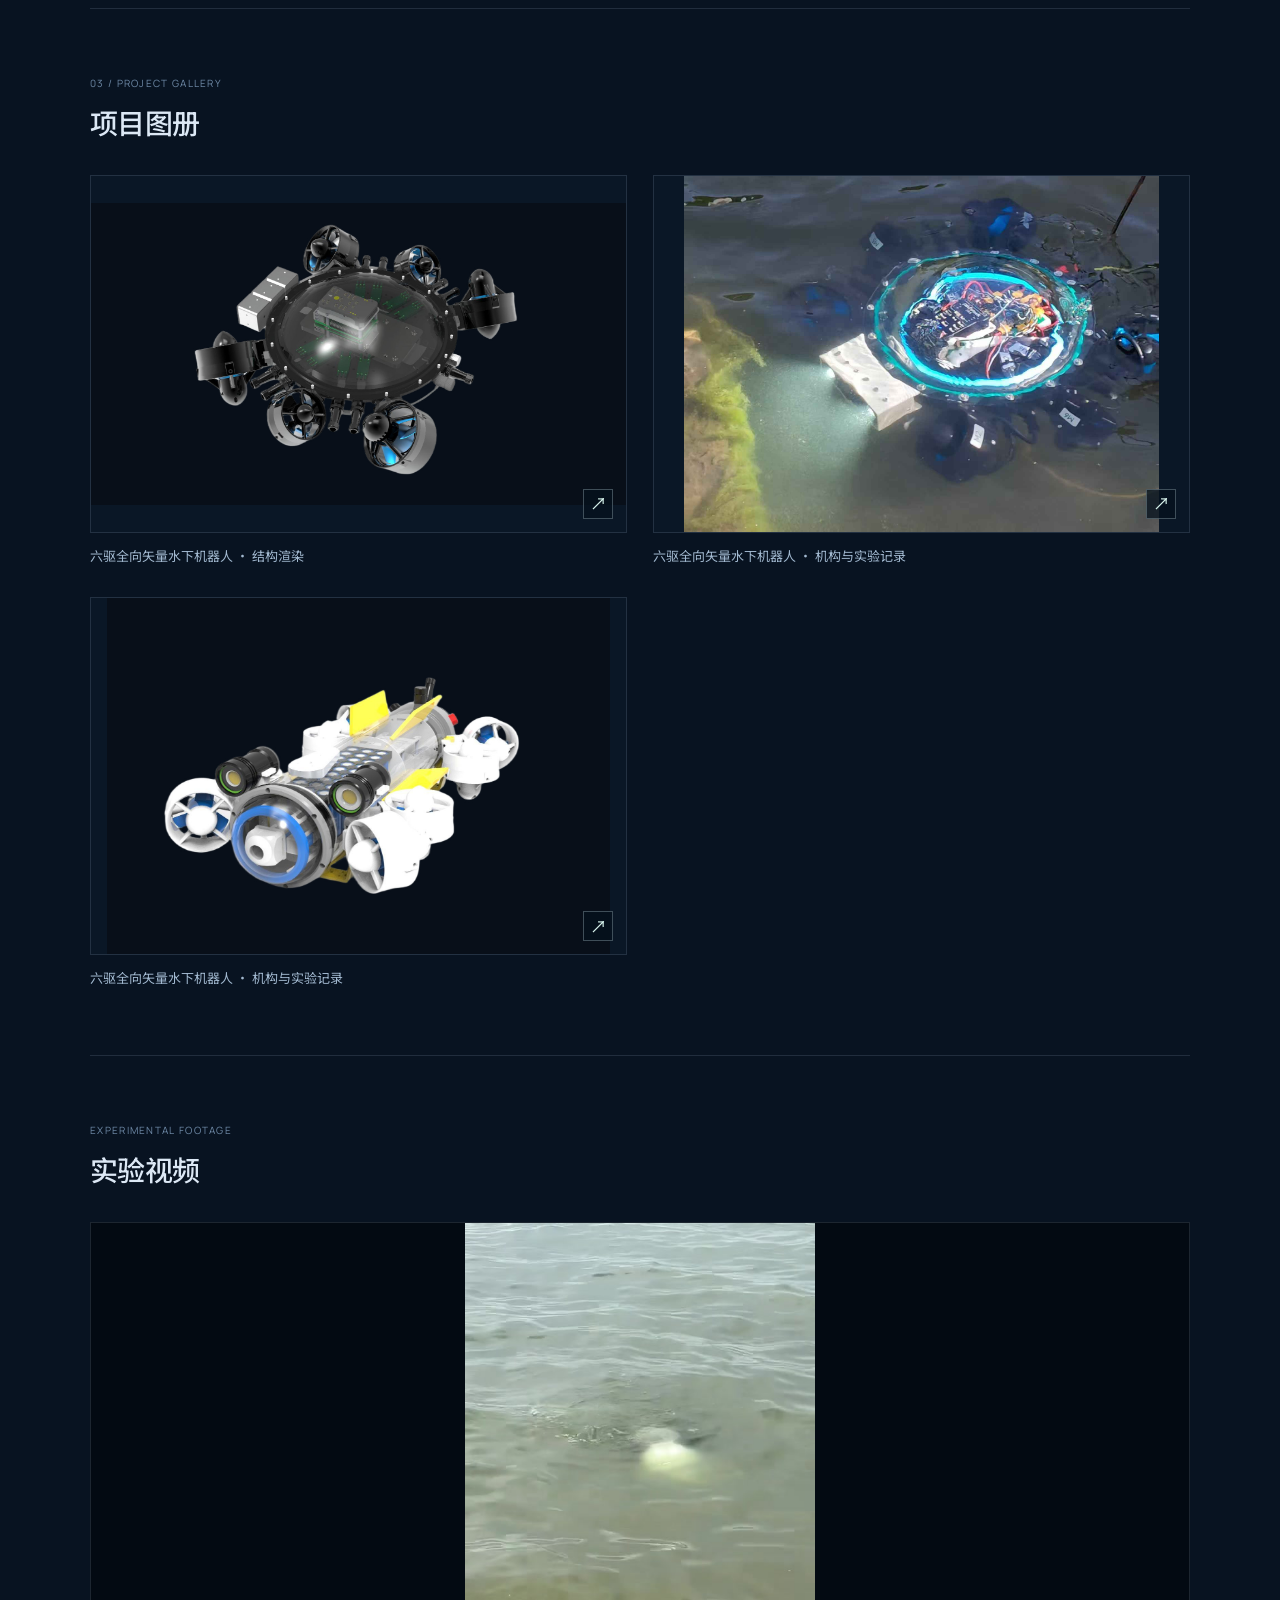
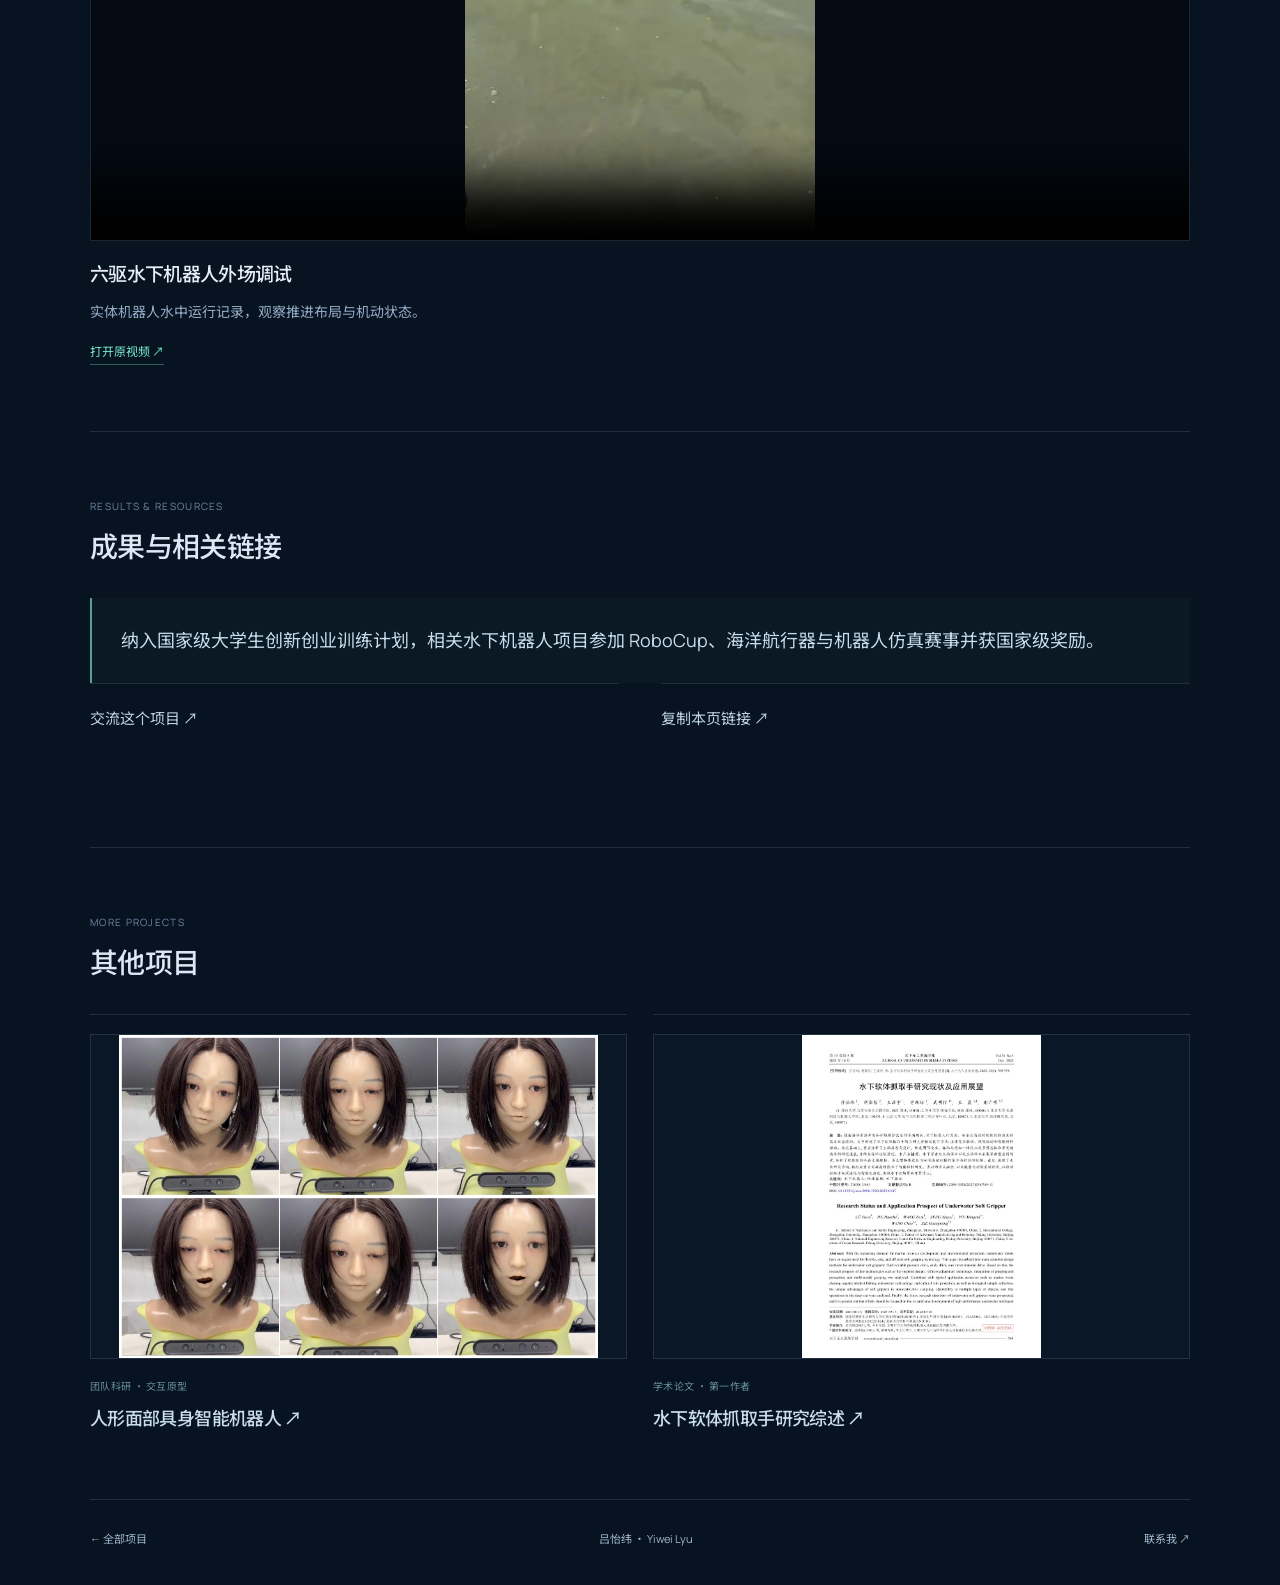
<file: projects/omnidirectional-underwater-robot/index.html>
<!doctype html><html lang="zh-CN"><head><meta charset="utf-8"><meta name="viewport" content="width=device-width,initial-scale=1,viewport-fit=cover"><meta name="theme-color" content="#0b1727"><title>六驱全向矢量水下机器人 · 吕怡纬 Yiwei Lyu</title><meta name="description" content="围绕六推进器全向运动，完成机器人构型、密封舱与载荷接口设计，并结合流场仿真和水池联调检查机动与作业表现。"><link rel="canonical" href="https://morphlyu.github.io/MorphLyu/projects/omnidirectional-underwater-robot/"><meta property="og:title" content="六驱全向矢量水下机器人 | Yiwei Lyu"><meta property="og:description" content="围绕六推进器全向运动，完成机器人构型、密封舱与载荷接口设计，并结合流场仿真和水池联调检查机动与作业表现。"><meta property="og:image" content="https://morphlyu.github.io/MorphLyu/media/rov-render.jpg"><meta property="og:url" content="https://morphlyu.github.io/MorphLyu/projects/omnidirectional-underwater-robot/"><link rel="icon" href="../../assets/mark.svg" type="image/svg+xml"><link rel="stylesheet" href="../../manrope.css"><link rel="stylesheet" href="../../noto-sans-sc.css"><link rel="stylesheet" href="../../v2.css?v=20261015"><link rel="stylesheet" href="../../project.css?v=20261015-pages"><script src="../../project-page.js?v=20261015-pages" defer></script></head><body class="project-page"><a class="skip-link" href="#overview">跳至项目内容</a><header class="site-header"><a class="identity" href="../../"><span class="identity-symbol" aria-hidden="true">yl<span>↗</span></span><span>吕怡纬<small>YIWEI LYU</small></span></a><nav class="navigation" id="navigation" aria-label="项目导航"><a href="#overview">项目概览</a><a href="#contributions">我的工作</a><a href="#gallery">项目图册</a><a href="#outcomes">成果与链接</a></nav><div class="header-end"><a class="github-link" href="../../projects/">全部项目 ↗</a><button class="menu-toggle" aria-label="打开导航" aria-expanded="false" aria-controls="navigation"><span></span><span></span></button></div></header><main class="project-page-main"><div class="project-breadcrumb"><a href="../../">个人主页</a><span>/</span><a href="../">项目目录</a><span>/</span><span>六驱全向矢量水下机器人</span></div><section class="detail-hero"><div class="detail-hero-copy"><p class="detail-eyebrow">PROJECT 03 / 国家级大创项目 · 系统集成</p><h1 class="detail-title">六驱全向矢量水下机器人</h1><p class="detail-formal">基于低阻抗流体构型的六驱全向矢量水下机器人（ROV）</p><p class="detail-summary">围绕六推进器全向运动，完成机器人构型、密封舱与载荷接口设计，并结合流场仿真和水池联调检查机动与作业表现。</p><dl class="detail-meta"><div><dt>我的角色</dt><dd>机械负责人 · 团队负责人</dd></div><div><dt>项目时间</dt><dd>2024.12 — 2025.07</dd></div><div><dt>当前状态</dt><dd>实体样机</dd></div></dl><div class="detail-actions"><a class="detail-button" href="#contributions">查看我的工作 ↓</a><button class="detail-share" data-copy-project>复制项目链接 ↗</button></div><span class="share-status" role="status"></span></div><figure class="detail-cover"><button data-project-photo="0" aria-label="放大项目主图"><img src="../../media/rov-render.jpg" alt="六驱全向矢量水下机器人 · 结构渲染" fetchpriority="high"></button><figcaption>结构渲染 · 点击放大</figcaption></figure></section><nav class="project-section-nav" aria-label="页内导航"><a href="#overview">概览</a><a href="#contributions">个人贡献</a><a href="#gallery">图册</a><a href="#video">实验视频</a><a href="#outcomes">成果与链接</a></nav><section class="detail-section" id="overview"><div class="detail-section-heading"><span>01 / PROJECT OVERVIEW</span><h2>项目概览</h2></div><div class="overview-columns"><article class="overview-block"><h3>研究问题</h3><p>水下机器人不仅需要实现全向运动，还要处理推进器相互干扰、姿态稳定性和结构密封等实际问题。</p></article><article class="overview-block"><h3>设计与实现</h3><p>采用六驱全向矢量推进布局，从总体构型和接口设计开始，使用流场仿真辅助结构判断，再通过水池调试检查机械、供电与控制链路。</p></article></div></section><section class="detail-section" id="contributions"><div class="detail-section-heading"><span>02 / MY CONTRIBUTION</span><h2>我的工作</h2></div><ol class="contribution-list"><li class="contribution-item"><span>01</span><div><p>负责总体构型、推进器布局、密封舱和载荷接口的设计。</p></div></li><li class="contribution-item"><span>02</span><div><p>使用 ANSYS 开展流场分析，检查构型与推进器之间的流动干扰。</p></div></li><li class="contribution-item"><span>03</span><div><p>协同控制成员开展姿态控制集成与水池调试，按故障清单复核密封、供电、通信与运动状态。</p></div></li></ol><div class="detail-methods"><span>六推进器布局</span><span>SolidWorks</span><span>ANSYS</span><span>密封结构</span><span>姿态控制集成</span><span>水池调试</span></div></section><section class="detail-section" id="gallery"><div class="detail-section-heading"><span>03 / PROJECT GALLERY</span><h2>项目图册</h2></div><div class="detail-gallery"><figure><button data-project-photo="0" aria-label="放大六驱全向矢量水下机器人 · 结构渲染"><img src="../../media/rov-render.jpg" alt="六驱全向矢量水下机器人 · 结构渲染" loading="lazy" decoding="async"></button><figcaption>六驱全向矢量水下机器人 · 结构渲染</figcaption></figure><figure><button data-project-photo="1" aria-label="放大六驱全向矢量水下机器人 · 机构与实验记录"><img src="../../media/rov-prototype.jpg" alt="六驱全向矢量水下机器人 · 机构与实验记录" loading="lazy" decoding="async"></button><figcaption>六驱全向矢量水下机器人 · 机构与实验记录</figcaption></figure><figure><button data-project-photo="2" aria-label="放大六驱全向矢量水下机器人 · 机构与实验记录"><img src="../../media/rov-cutaway.jpg" alt="六驱全向矢量水下机器人 · 机构与实验记录" loading="lazy" decoding="async"></button><figcaption>六驱全向矢量水下机器人 · 机构与实验记录</figcaption></figure></div></section><section class="detail-section" id="video"><div class="detail-section-heading"><span>EXPERIMENTAL FOOTAGE</span><h2>实验视频</h2></div><div class="detail-films"><article class="detail-film"><video controls playsinline webkit-playsinline preload="metadata" poster="../../media/rov-field-poster.jpg"><source src="../../media/rov-field.mp4" type="video/mp4">你的浏览器可通过下方链接播放实验视频。</video><h3>六驱水下机器人外场调试</h3><p>实体机器人水中运行记录，观察推进布局与机动状态。</p><a href="../../media/rov-field.mp4" target="_blank" rel="noopener noreferrer">打开原视频 ↗</a></article></div></section><section class="detail-section" id="outcomes"><div class="detail-section-heading"><span>RESULTS & RESOURCES</span><h2>成果与相关链接</h2></div><div class="outcome-block"><p>纳入国家级大学生创新创业训练计划，相关水下机器人项目参加 RoboCup、海洋航行器与机器人仿真赛事并获国家级奖励。</p></div><div class="project-links"><a href="mailto:lyumechanics@163.com?subject=六驱全向矢量水下机器人">交流这个项目 ↗</a><button data-copy-project>复制本页链接 ↗</button></div><span class="share-status" role="status"></span></section><section class="detail-section"><div class="detail-section-heading"><span>MORE PROJECTS</span><h2>其他项目</h2></div><div class="related-projects"><a class="related-project" href="../humanoid-facial-interaction/"><img src="../../media/facial-expressions.jpg" alt="" loading="lazy"><div><span>团队科研 · 交互原型</span><h3>人形面部具身智能机器人 ↗</h3></div></a><a class="related-project" href="../underwater-soft-gripper-review/"><img src="../../media/publication.jpg" alt="" loading="lazy"><div><span>学术论文 · 第一作者</span><h3>水下软体抓取手研究综述 ↗</h3></div></a></div></section></main><footer class="project-page-footer"><a href="../">← 全部项目</a><a href="../../">吕怡纬 · Yiwei Lyu</a><a href="mailto:lyumechanics@163.com">联系我 ↗</a></footer><div class="media-overlay" id="media-overlay" hidden role="dialog" aria-modal="true" aria-labelledby="viewer-title"><div class="overlay-backdrop" data-close-viewer></div><section class="viewer-panel"><div class="viewer-top"><div><span class="eyebrow">PROJECT GALLERY</span><h2 id="viewer-title"></h2></div><button class="close-viewer" data-close-viewer aria-label="关闭预览">×</button></div><div id="viewer-content"></div><div class="viewer-controls"><button id="viewer-prev" aria-label="上一张">←</button><span id="viewer-count" aria-live="polite"></span><button id="viewer-next" aria-label="下一张">→</button></div></section></div><script type="application/json" id="project-data">{"title": "六驱全向矢量水下机器人", "canonical": "https://morphlyu.github.io/MorphLyu/projects/omnidirectional-underwater-robot/", "images": [{"src": "../../media/rov-render.jpg", "caption": "六驱全向矢量水下机器人 · 结构渲染"}, {"src": "../../media/rov-prototype.jpg", "caption": "六驱全向矢量水下机器人 · 机构与实验记录"}, {"src": "../../media/rov-cutaway.jpg", "caption": "六驱全向矢量水下机器人 · 机构与实验记录"}]}</script></body></html>
</file>
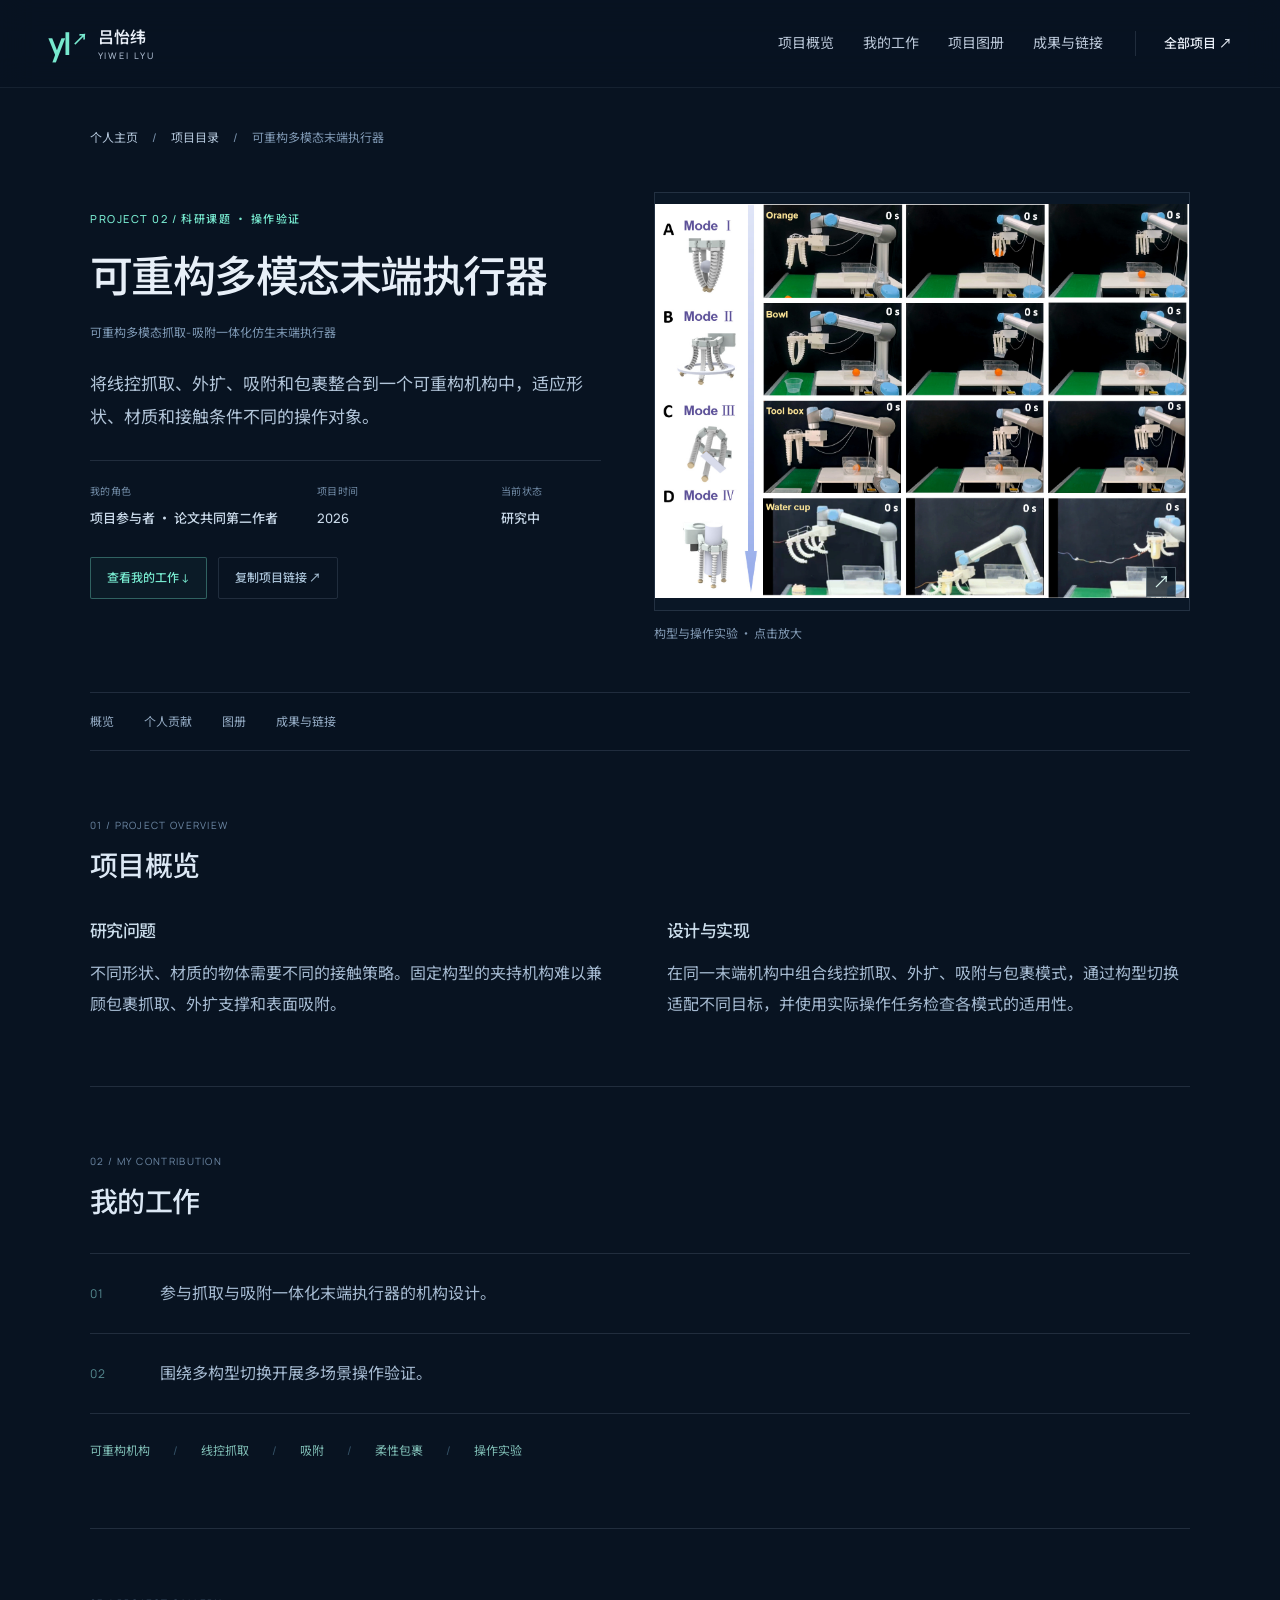
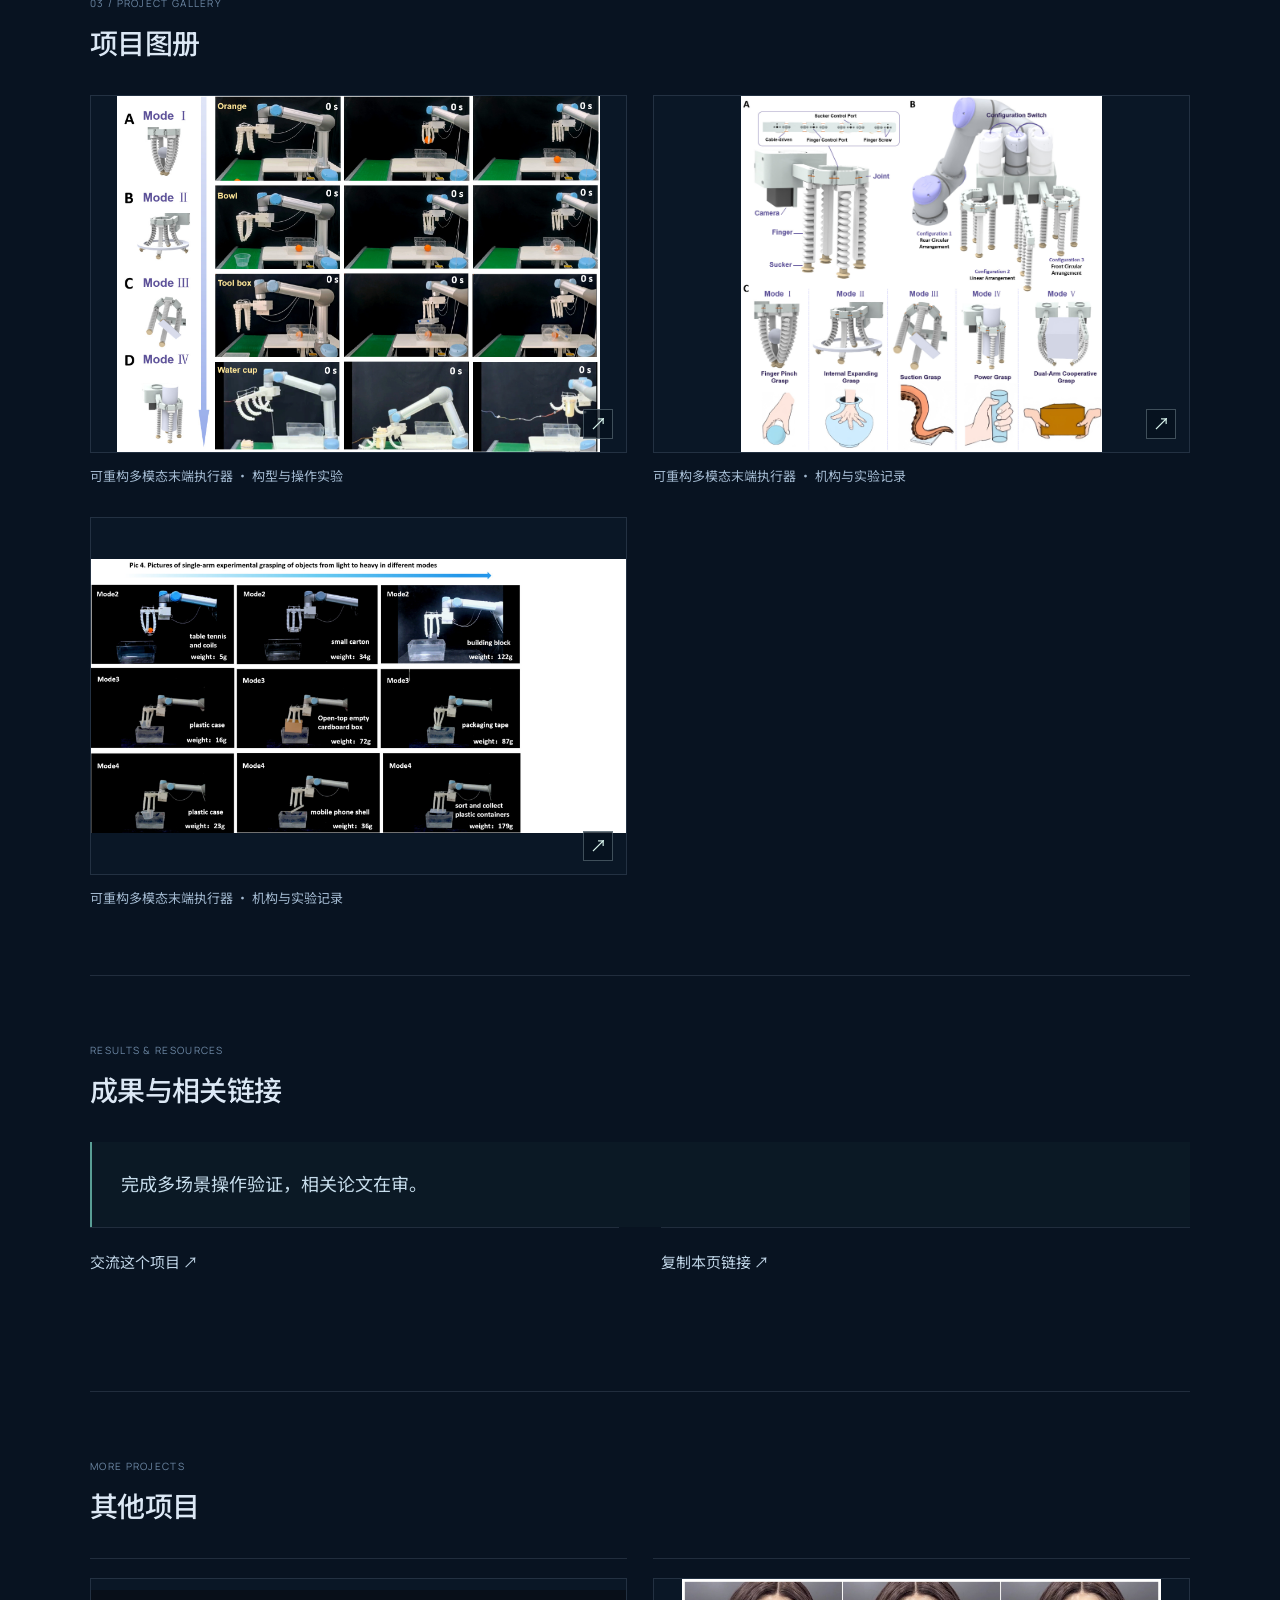
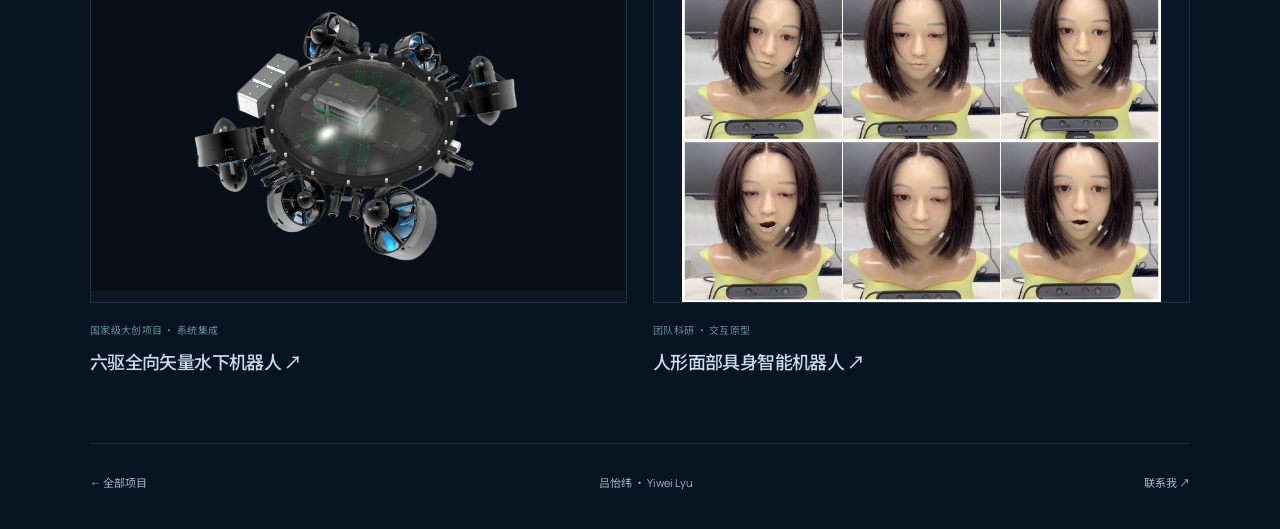
<file: projects/reconfigurable-end-effector/index.html>
<!doctype html><html lang="zh-CN"><head><meta charset="utf-8"><meta name="viewport" content="width=device-width,initial-scale=1,viewport-fit=cover"><meta name="theme-color" content="#0b1727"><title>可重构多模态末端执行器 · 吕怡纬 Yiwei Lyu</title><meta name="description" content="将线控抓取、外扩、吸附和包裹整合到一个可重构机构中，适应形状、材质和接触条件不同的操作对象。"><link rel="canonical" href="https://morphlyu.github.io/MorphLyu/projects/reconfigurable-end-effector/"><meta property="og:title" content="可重构多模态末端执行器 | Yiwei Lyu"><meta property="og:description" content="将线控抓取、外扩、吸附和包裹整合到一个可重构机构中，适应形状、材质和接触条件不同的操作对象。"><meta property="og:image" content="https://morphlyu.github.io/MorphLyu/media/gripper-modes.jpg"><meta property="og:url" content="https://morphlyu.github.io/MorphLyu/projects/reconfigurable-end-effector/"><link rel="icon" href="../../assets/mark.svg" type="image/svg+xml"><link rel="stylesheet" href="../../manrope.css"><link rel="stylesheet" href="../../noto-sans-sc.css"><link rel="stylesheet" href="../../v2.css?v=20261015"><link rel="stylesheet" href="../../project.css?v=20261015-pages"><script src="../../project-page.js?v=20261015-pages" defer></script></head><body class="project-page"><a class="skip-link" href="#overview">跳至项目内容</a><header class="site-header"><a class="identity" href="../../"><span class="identity-symbol" aria-hidden="true">yl<span>↗</span></span><span>吕怡纬<small>YIWEI LYU</small></span></a><nav class="navigation" id="navigation" aria-label="项目导航"><a href="#overview">项目概览</a><a href="#contributions">我的工作</a><a href="#gallery">项目图册</a><a href="#outcomes">成果与链接</a></nav><div class="header-end"><a class="github-link" href="../../projects/">全部项目 ↗</a><button class="menu-toggle" aria-label="打开导航" aria-expanded="false" aria-controls="navigation"><span></span><span></span></button></div></header><main class="project-page-main"><div class="project-breadcrumb"><a href="../../">个人主页</a><span>/</span><a href="../">项目目录</a><span>/</span><span>可重构多模态末端执行器</span></div><section class="detail-hero"><div class="detail-hero-copy"><p class="detail-eyebrow">PROJECT 02 / 科研课题 · 操作验证</p><h1 class="detail-title">可重构多模态末端执行器</h1><p class="detail-formal">可重构多模态抓取-吸附一体化仿生末端执行器</p><p class="detail-summary">将线控抓取、外扩、吸附和包裹整合到一个可重构机构中，适应形状、材质和接触条件不同的操作对象。</p><dl class="detail-meta"><div><dt>我的角色</dt><dd>项目参与者 · 论文共同第二作者</dd></div><div><dt>项目时间</dt><dd>2026</dd></div><div><dt>当前状态</dt><dd>研究中</dd></div></dl><div class="detail-actions"><a class="detail-button" href="#contributions">查看我的工作 ↓</a><button class="detail-share" data-copy-project>复制项目链接 ↗</button></div><span class="share-status" role="status"></span></div><figure class="detail-cover"><button data-project-photo="0" aria-label="放大项目主图"><img src="../../media/gripper-modes.jpg" alt="可重构多模态末端执行器 · 构型与操作实验" fetchpriority="high"></button><figcaption>构型与操作实验 · 点击放大</figcaption></figure></section><nav class="project-section-nav" aria-label="页内导航"><a href="#overview">概览</a><a href="#contributions">个人贡献</a><a href="#gallery">图册</a><a href="#outcomes">成果与链接</a></nav><section class="detail-section" id="overview"><div class="detail-section-heading"><span>01 / PROJECT OVERVIEW</span><h2>项目概览</h2></div><div class="overview-columns"><article class="overview-block"><h3>研究问题</h3><p>不同形状、材质的物体需要不同的接触策略。固定构型的夹持机构难以兼顾包裹抓取、外扩支撑和表面吸附。</p></article><article class="overview-block"><h3>设计与实现</h3><p>在同一末端机构中组合线控抓取、外扩、吸附与包裹模式，通过构型切换适配不同目标，并使用实际操作任务检查各模式的适用性。</p></article></div></section><section class="detail-section" id="contributions"><div class="detail-section-heading"><span>02 / MY CONTRIBUTION</span><h2>我的工作</h2></div><ol class="contribution-list"><li class="contribution-item"><span>01</span><div><p>参与抓取与吸附一体化末端执行器的机构设计。</p></div></li><li class="contribution-item"><span>02</span><div><p>围绕多构型切换开展多场景操作验证。</p></div></li></ol><div class="detail-methods"><span>可重构机构</span><span>线控抓取</span><span>吸附</span><span>柔性包裹</span><span>操作实验</span></div></section><section class="detail-section" id="gallery"><div class="detail-section-heading"><span>03 / PROJECT GALLERY</span><h2>项目图册</h2></div><div class="detail-gallery"><figure><button data-project-photo="0" aria-label="放大可重构多模态末端执行器 · 构型与操作实验"><img src="../../media/gripper-modes.jpg" alt="可重构多模态末端执行器 · 构型与操作实验" loading="lazy" decoding="async"></button><figcaption>可重构多模态末端执行器 · 构型与操作实验</figcaption></figure><figure><button data-project-photo="1" aria-label="放大可重构多模态末端执行器 · 机构与实验记录"><img src="../../media/gripper-design.jpg" alt="可重构多模态末端执行器 · 机构与实验记录" loading="lazy" decoding="async"></button><figcaption>可重构多模态末端执行器 · 机构与实验记录</figcaption></figure><figure><button data-project-photo="2" aria-label="放大可重构多模态末端执行器 · 机构与实验记录"><img src="../../media/gripper-tasks.jpg" alt="可重构多模态末端执行器 · 机构与实验记录" loading="lazy" decoding="async"></button><figcaption>可重构多模态末端执行器 · 机构与实验记录</figcaption></figure></div></section><section class="detail-section" id="outcomes"><div class="detail-section-heading"><span>RESULTS & RESOURCES</span><h2>成果与相关链接</h2></div><div class="outcome-block"><p>完成多场景操作验证，相关论文在审。</p></div><div class="project-links"><a href="mailto:lyumechanics@163.com?subject=可重构多模态末端执行器">交流这个项目 ↗</a><button data-copy-project>复制本页链接 ↗</button></div><span class="share-status" role="status"></span></section><section class="detail-section"><div class="detail-section-heading"><span>MORE PROJECTS</span><h2>其他项目</h2></div><div class="related-projects"><a class="related-project" href="../omnidirectional-underwater-robot/"><img src="../../media/rov-render.jpg" alt="" loading="lazy"><div><span>国家级大创项目 · 系统集成</span><h3>六驱全向矢量水下机器人 ↗</h3></div></a><a class="related-project" href="../humanoid-facial-interaction/"><img src="../../media/facial-expressions.jpg" alt="" loading="lazy"><div><span>团队科研 · 交互原型</span><h3>人形面部具身智能机器人 ↗</h3></div></a></div></section></main><footer class="project-page-footer"><a href="../">← 全部项目</a><a href="../../">吕怡纬 · Yiwei Lyu</a><a href="mailto:lyumechanics@163.com">联系我 ↗</a></footer><div class="media-overlay" id="media-overlay" hidden role="dialog" aria-modal="true" aria-labelledby="viewer-title"><div class="overlay-backdrop" data-close-viewer></div><section class="viewer-panel"><div class="viewer-top"><div><span class="eyebrow">PROJECT GALLERY</span><h2 id="viewer-title"></h2></div><button class="close-viewer" data-close-viewer aria-label="关闭预览">×</button></div><div id="viewer-content"></div><div class="viewer-controls"><button id="viewer-prev" aria-label="上一张">←</button><span id="viewer-count" aria-live="polite"></span><button id="viewer-next" aria-label="下一张">→</button></div></section></div><script type="application/json" id="project-data">{"title": "可重构多模态末端执行器", "canonical": "https://morphlyu.github.io/MorphLyu/projects/reconfigurable-end-effector/", "images": [{"src": "../../media/gripper-modes.jpg", "caption": "可重构多模态末端执行器 · 构型与操作实验"}, {"src": "../../media/gripper-design.jpg", "caption": "可重构多模态末端执行器 · 机构与实验记录"}, {"src": "../../media/gripper-tasks.jpg", "caption": "可重构多模态末端执行器 · 机构与实验记录"}]}</script></body></html>
</file>
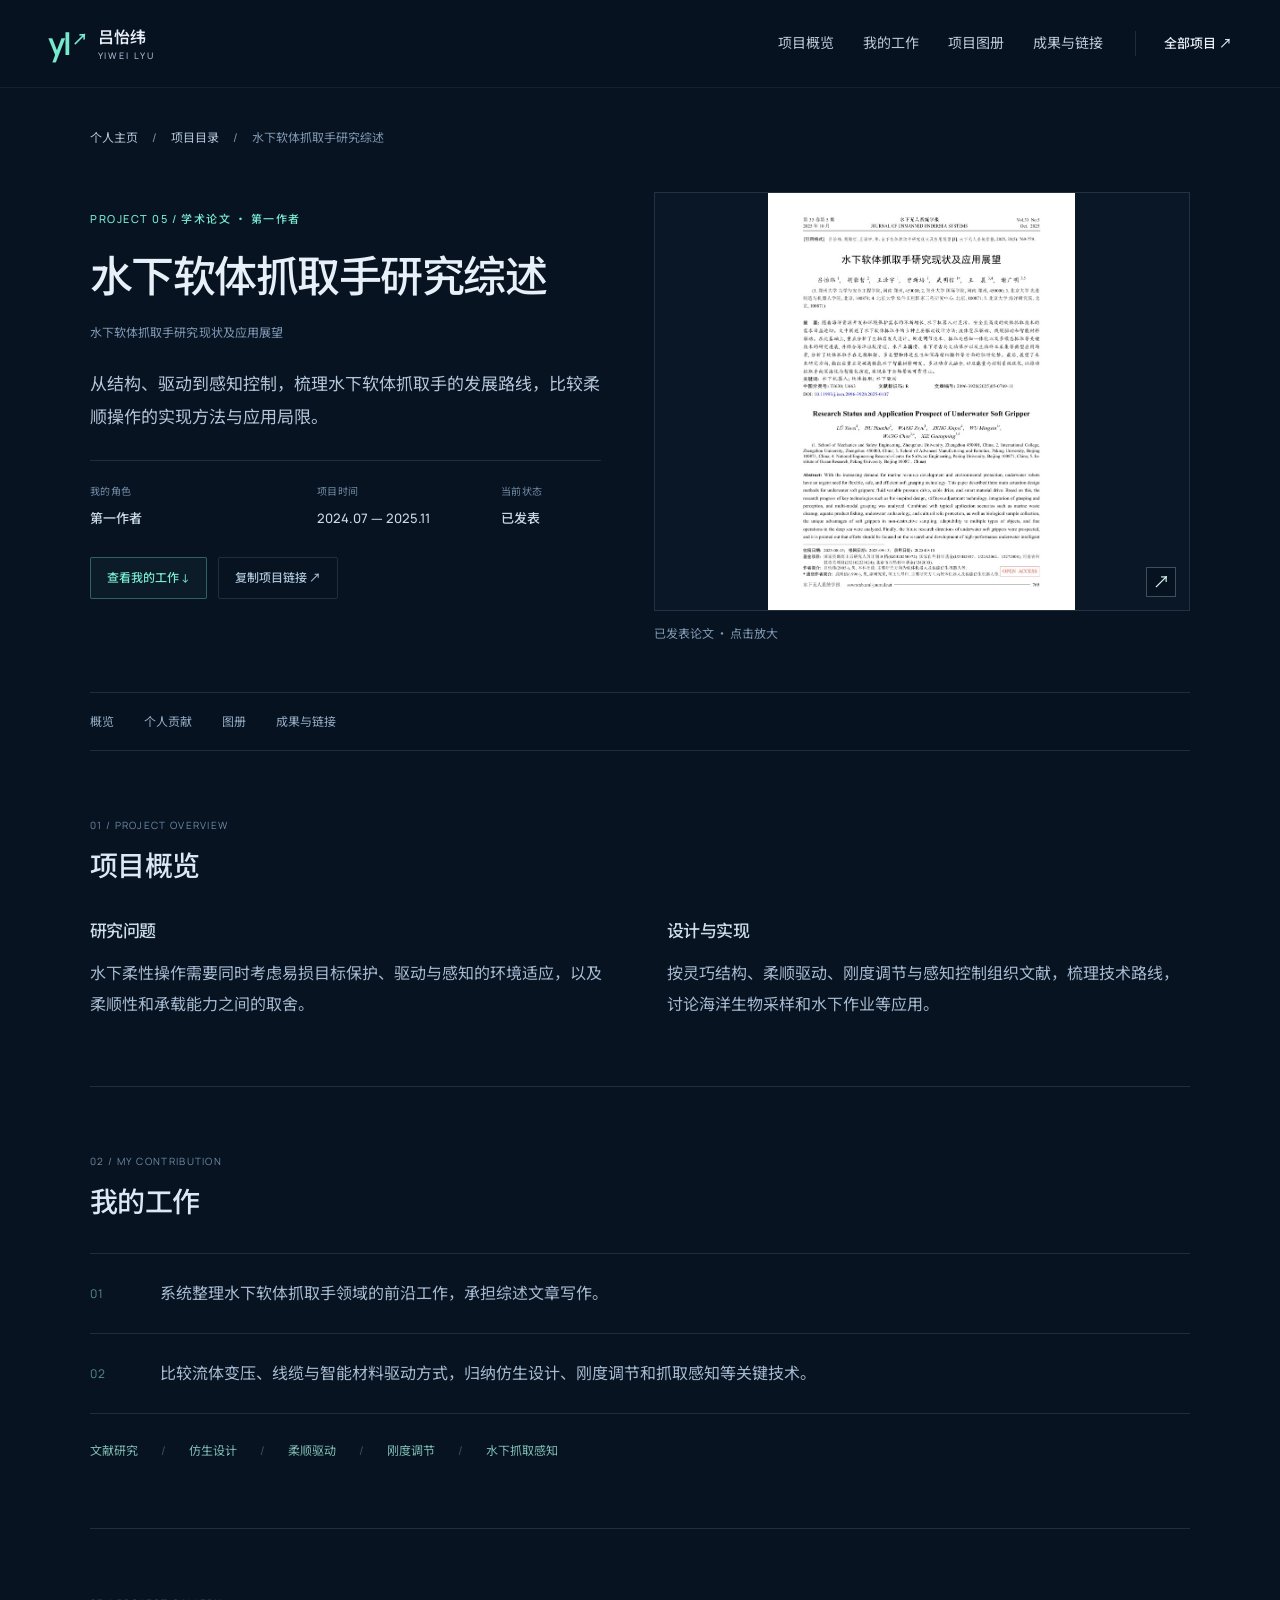
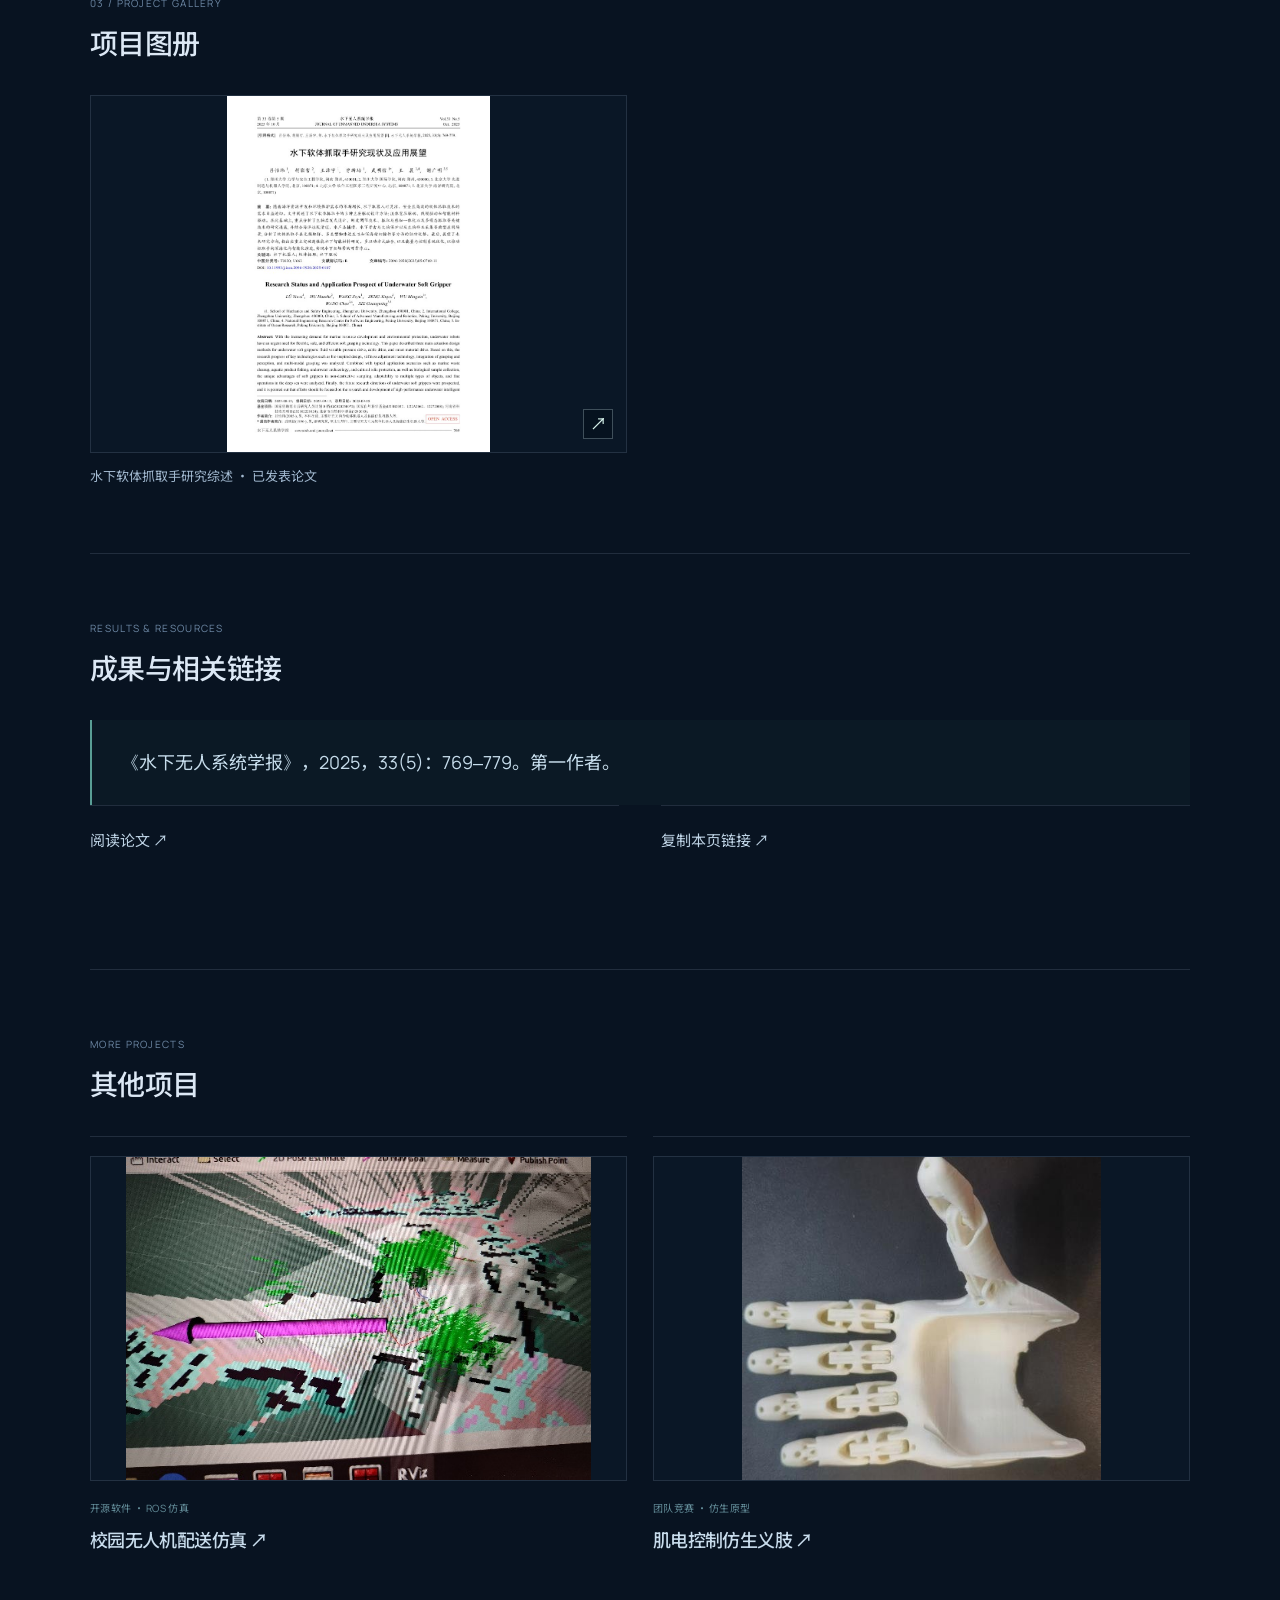
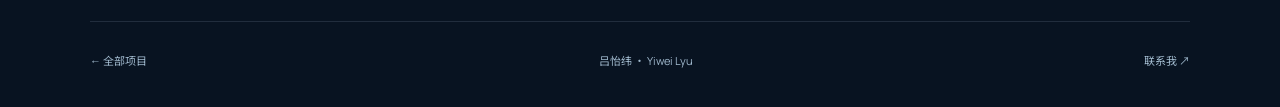
<file: projects/underwater-soft-gripper-review/index.html>
<!doctype html><html lang="zh-CN"><head><meta charset="utf-8"><meta name="viewport" content="width=device-width,initial-scale=1,viewport-fit=cover"><meta name="theme-color" content="#0b1727"><title>水下软体抓取手研究综述 · 吕怡纬 Yiwei Lyu</title><meta name="description" content="从结构、驱动到感知控制，梳理水下软体抓取手的发展路线，比较柔顺操作的实现方法与应用局限。"><link rel="canonical" href="https://morphlyu.github.io/MorphLyu/projects/underwater-soft-gripper-review/"><meta property="og:title" content="水下软体抓取手研究综述 | Yiwei Lyu"><meta property="og:description" content="从结构、驱动到感知控制，梳理水下软体抓取手的发展路线，比较柔顺操作的实现方法与应用局限。"><meta property="og:image" content="https://morphlyu.github.io/MorphLyu/media/publication.jpg"><meta property="og:url" content="https://morphlyu.github.io/MorphLyu/projects/underwater-soft-gripper-review/"><link rel="icon" href="../../assets/mark.svg" type="image/svg+xml"><link rel="stylesheet" href="../../manrope.css"><link rel="stylesheet" href="../../noto-sans-sc.css"><link rel="stylesheet" href="../../v2.css?v=20261015"><link rel="stylesheet" href="../../project.css?v=20261015-pages"><script src="../../project-page.js?v=20261015-pages" defer></script></head><body class="project-page"><a class="skip-link" href="#overview">跳至项目内容</a><header class="site-header"><a class="identity" href="../../"><span class="identity-symbol" aria-hidden="true">yl<span>↗</span></span><span>吕怡纬<small>YIWEI LYU</small></span></a><nav class="navigation" id="navigation" aria-label="项目导航"><a href="#overview">项目概览</a><a href="#contributions">我的工作</a><a href="#gallery">项目图册</a><a href="#outcomes">成果与链接</a></nav><div class="header-end"><a class="github-link" href="../../projects/">全部项目 ↗</a><button class="menu-toggle" aria-label="打开导航" aria-expanded="false" aria-controls="navigation"><span></span><span></span></button></div></header><main class="project-page-main"><div class="project-breadcrumb"><a href="../../">个人主页</a><span>/</span><a href="../">项目目录</a><span>/</span><span>水下软体抓取手研究综述</span></div><section class="detail-hero"><div class="detail-hero-copy"><p class="detail-eyebrow">PROJECT 05 / 学术论文 · 第一作者</p><h1 class="detail-title">水下软体抓取手研究综述</h1><p class="detail-formal">水下软体抓取手研究现状及应用展望</p><p class="detail-summary">从结构、驱动到感知控制，梳理水下软体抓取手的发展路线，比较柔顺操作的实现方法与应用局限。</p><dl class="detail-meta"><div><dt>我的角色</dt><dd>第一作者</dd></div><div><dt>项目时间</dt><dd>2024.07 — 2025.11</dd></div><div><dt>当前状态</dt><dd>已发表</dd></div></dl><div class="detail-actions"><a class="detail-button" href="#contributions">查看我的工作 ↓</a><button class="detail-share" data-copy-project>复制项目链接 ↗</button></div><span class="share-status" role="status"></span></div><figure class="detail-cover"><button data-project-photo="0" aria-label="放大项目主图"><img src="../../media/publication.jpg" alt="水下软体抓取手研究综述 · 已发表论文" fetchpriority="high"></button><figcaption>已发表论文 · 点击放大</figcaption></figure></section><nav class="project-section-nav" aria-label="页内导航"><a href="#overview">概览</a><a href="#contributions">个人贡献</a><a href="#gallery">图册</a><a href="#outcomes">成果与链接</a></nav><section class="detail-section" id="overview"><div class="detail-section-heading"><span>01 / PROJECT OVERVIEW</span><h2>项目概览</h2></div><div class="overview-columns"><article class="overview-block"><h3>研究问题</h3><p>水下柔性操作需要同时考虑易损目标保护、驱动与感知的环境适应，以及柔顺性和承载能力之间的取舍。</p></article><article class="overview-block"><h3>设计与实现</h3><p>按灵巧结构、柔顺驱动、刚度调节与感知控制组织文献，梳理技术路线，讨论海洋生物采样和水下作业等应用。</p></article></div></section><section class="detail-section" id="contributions"><div class="detail-section-heading"><span>02 / MY CONTRIBUTION</span><h2>我的工作</h2></div><ol class="contribution-list"><li class="contribution-item"><span>01</span><div><p>系统整理水下软体抓取手领域的前沿工作，承担综述文章写作。</p></div></li><li class="contribution-item"><span>02</span><div><p>比较流体变压、线缆与智能材料驱动方式，归纳仿生设计、刚度调节和抓取感知等关键技术。</p></div></li></ol><div class="detail-methods"><span>文献研究</span><span>仿生设计</span><span>柔顺驱动</span><span>刚度调节</span><span>水下抓取感知</span></div></section><section class="detail-section" id="gallery"><div class="detail-section-heading"><span>03 / PROJECT GALLERY</span><h2>项目图册</h2></div><div class="detail-gallery"><figure><button data-project-photo="0" aria-label="放大水下软体抓取手研究综述 · 已发表论文"><img src="../../media/publication.jpg" alt="水下软体抓取手研究综述 · 已发表论文" loading="lazy" decoding="async"></button><figcaption>水下软体抓取手研究综述 · 已发表论文</figcaption></figure></div></section><section class="detail-section" id="outcomes"><div class="detail-section-heading"><span>RESULTS & RESOURCES</span><h2>成果与相关链接</h2></div><div class="outcome-block"><p>《水下无人系统学报》，2025，33(5)：769–779。第一作者。</p></div><div class="project-links"><a href="https://doi.org/10.11993/j.issn.2096-3920.2025-0107" target="_blank" rel="noopener noreferrer">阅读论文 ↗</a><button data-copy-project>复制本页链接 ↗</button></div><span class="share-status" role="status"></span></section><section class="detail-section"><div class="detail-section-heading"><span>MORE PROJECTS</span><h2>其他项目</h2></div><div class="related-projects"><a class="related-project" href="../campus-delivery-navigation/"><img src="../../media/navigation-mapping.jpg" alt="" loading="lazy"><div><span>开源软件 · ROS 仿真</span><h3>校园无人机配送仿真 ↗</h3></div></a><a class="related-project" href="../emg-prosthetic-hand/"><img src="../../media/emg-hand.jpg" alt="" loading="lazy"><div><span>团队竞赛 · 仿生原型</span><h3>肌电控制仿生义肢 ↗</h3></div></a></div></section></main><footer class="project-page-footer"><a href="../">← 全部项目</a><a href="../../">吕怡纬 · Yiwei Lyu</a><a href="mailto:lyumechanics@163.com">联系我 ↗</a></footer><div class="media-overlay" id="media-overlay" hidden role="dialog" aria-modal="true" aria-labelledby="viewer-title"><div class="overlay-backdrop" data-close-viewer></div><section class="viewer-panel"><div class="viewer-top"><div><span class="eyebrow">PROJECT GALLERY</span><h2 id="viewer-title"></h2></div><button class="close-viewer" data-close-viewer aria-label="关闭预览">×</button></div><div id="viewer-content"></div><div class="viewer-controls"><button id="viewer-prev" aria-label="上一张">←</button><span id="viewer-count" aria-live="polite"></span><button id="viewer-next" aria-label="下一张">→</button></div></section></div><script type="application/json" id="project-data">{"title": "水下软体抓取手研究综述", "canonical": "https://morphlyu.github.io/MorphLyu/projects/underwater-soft-gripper-review/", "images": [{"src": "../../media/publication.jpg", "caption": "水下软体抓取手研究综述 · 已发表论文"}]}</script></body></html>
</file>
<file: manrope.css>
@font-face {
  font-family: 'Manrope';
  font-style: normal;
  font-weight: 400;
  font-display: swap;
  src: url(assets/manrope-0.ttf) format('truetype');
}
@font-face {
  font-family: 'Manrope';
  font-style: normal;
  font-weight: 500;
  font-display: swap;
  src: url(assets/manrope-1.ttf) format('truetype');
}
@font-face {
  font-family: 'Manrope';
  font-style: normal;
  font-weight: 600;
  font-display: swap;
  src: url(assets/manrope-2.ttf) format('truetype');
}
@font-face {
  font-family: 'Manrope';
  font-style: normal;
  font-weight: 700;
  font-display: swap;
  src: url(assets/manrope-3.ttf) format('truetype');
}
</file>
<file: noto-sans-sc.css>
@font-face {
  font-family: 'Noto Sans SC';
  font-style: normal;
  font-weight: 400;
  font-display: swap;
  src: url(assets/noto-sans-sc-0.ttf) format('truetype');
}
@font-face {
  font-family: 'Noto Sans SC';
  font-style: normal;
  font-weight: 500;
  font-display: swap;
  src: url(assets/noto-sans-sc-1.ttf) format('truetype');
}
@font-face {
  font-family: 'Noto Sans SC';
  font-style: normal;
  font-weight: 600;
  font-display: swap;
  src: url(assets/noto-sans-sc-2.ttf) format('truetype');
}
@font-face {
  font-family: 'Noto Sans SC';
  font-style: normal;
  font-weight: 700;
  font-display: swap;
  src: url(assets/noto-sans-sc-3.ttf) format('truetype');
}
</file>
<file: v2.css>
/* MorphLyu — research portfolio, 2026 */
:root {
  --ink: #e7edf6;
  --muted: #a7b6ca;
  --subtle: #72869e;
  --mint: #77e9cf;
  --navy: #081321;
  --panel: #0d1c2e;
  --line: rgba(181, 205, 230, .14);
  --page-width: 1192px;
  --gutter: 48px;
  --display: "Manrope", "Noto Sans SC", "Microsoft YaHei", sans-serif;
  --body: "Manrope", "Noto Sans SC", "Microsoft YaHei", sans-serif;
}

*, *::before, *::after { box-sizing: border-box; }
html { scroll-behavior: smooth; scroll-padding-top: 100px; background: var(--navy); }
body { margin: 0; background: var(--navy); color: var(--ink); font: 17px/1.9 var(--body); -webkit-font-smoothing: antialiased; text-rendering: optimizeLegibility; }
body.overlay-open, body.modal-open { overflow: hidden; }
::selection { color: #061b20; background: var(--mint); }
button, input, select, textarea { font: inherit; }
button, a { -webkit-tap-highlight-color: transparent; }
button { color: inherit; }
a { color: inherit; text-decoration: none; }
button { cursor: pointer; }
button:disabled { cursor: default; }
img, video { display: block; max-width: 100%; }
figure { margin: 0; }
button, a { touch-action: manipulation; }
button:focus-visible, a:focus-visible, input:focus-visible, summary:focus-visible { outline: 2px solid var(--mint); outline-offset: 6px; }
[hidden] { display: none !important; }
h1, h2, h3, h4, p { margin: 0; }
h1, h2, h3, h4 { font-family: var(--display); }
h1, h2, h3 { line-height: 1.35; letter-spacing: -.035em; }
ul { margin: 0; padding: 0; list-style: none; }
.container, .wrap { width: min(var(--page-width), calc(100% - var(--gutter) * 2)); margin-inline: auto; }
.skip-link { position: fixed; top: -90px; left: 20px; z-index: 200; padding: 10px 18px; background: var(--mint); color: var(--navy); }
.skip-link:focus { top: 16px; }
.eyebrow, .section-kicker, .kicker { color: var(--mint); font-size: 12px; font-weight: 600; letter-spacing: .18em; line-height: 1.6; text-transform: uppercase; }
.muted { color: var(--muted); }
.accent { color: var(--mint); }

/* The identity stays compact; the work carries the page. */
.site-header { height: 88px; position: fixed; inset: 0 0 auto; z-index: 40; display: flex; align-items: center; justify-content: space-between; gap: 32px; padding: 0 var(--gutter); border-bottom: 1px solid rgba(181,205,230,.08); background: rgba(8,19,33,.82); backdrop-filter: blur(16px); }
.identity { display: flex; align-items: center; gap: 14px; flex: none; font-size: 16px; font-weight: 600; line-height: 1.5; }
.identity-symbol { font-size: 31px; font-weight: 700; letter-spacing: -.07em; color: var(--mint); }
.identity-symbol > span { display: inline-block; font-size: 16px; transform: translate(2px,-10px); }
.identity small { display: block; font-size: 9px; font-weight: 500; letter-spacing: .22em; color: var(--muted); }
.navigation { display: flex; gap: 29px; align-items: center; margin-left: auto; }
.navigation a { position: relative; font-size: 14px; color: #bcc9da; transition: color .2s; white-space: nowrap; }
.navigation a::after { content: ""; position: absolute; bottom: -12px; left: 0; width: 100%; height: 1px; background: var(--mint); transform: scaleX(0); transform-origin: left; transition: transform .25s; }
.navigation a:hover, .navigation a.active, .navigation a.current { color: var(--mint); }
.navigation a.active::after, .navigation a.current::after, .navigation a:hover::after { transform: scaleX(1); }
.header-end { display: flex; align-items: center; gap: 20px; flex: none; }
.github-link { font-size: 13px; font-weight: 500; border-left: 1px solid var(--line); padding-left: 28px; }
.github-link span { color: var(--mint); margin-left: 6px; }
.menu-toggle { display: none; width: 36px; height: 40px; padding: 10px 3px; border: 0; background: transparent; }
.menu-toggle span { display: block; height: 1px; margin: 7px 0; width: 27px; background: var(--ink); transition: transform .2s; }

/* An immersive image, with the name and the research visible together. */
.cover { height: 690px; min-height: 680px; position: relative; overflow: hidden; isolation: isolate; background: #080f18; }
.cover-media { position: absolute; inset: 62px -6% 40px 23%; z-index: -3; }
.cover-media > img, .cover-media > video { position: absolute; inset: 0; width: 100%; height: 100%; object-fit: contain; object-position: center; transition: opacity .55s ease, transform 1s ease; }
.cover-media > video { opacity: 0; background: #080f18; }
.cover-media.is-playing > video, .cover-media.playing > video, .cover-media > video.playing { opacity: 1; }
.cover-media.is-playing > img, .cover-media.playing > img { opacity: 0; }
.cover-gradient { position: absolute; inset: 0; z-index: -2; background: linear-gradient(90deg,#081321 0%,rgba(8,19,33,.97) 25%,rgba(8,19,33,.76) 42%,rgba(8,19,33,.12) 71%,rgba(8,19,33,.13) 100%),linear-gradient(0deg,#081321 0%,rgba(8,19,33,.2) 27%,transparent 60%); }
.cover-grid { position: absolute; right: var(--gutter); left: var(--gutter); bottom: 88px; height: 1px; background: var(--line); }
.cover-content { width: min(var(--page-width),calc(100% - var(--gutter) * 2)); margin-inline: auto; padding-top: 145px; }
.overline { display: flex; gap: 11px; align-items: center; color: #b1c5d8; font-size: 10px; font-weight: 500; letter-spacing: .16em; line-height: 1.6; margin-bottom: 20px; }
.overline > span { width: 5px; height: 5px; border-radius: 50%; background: var(--mint); box-shadow: 0 0 14px rgba(119,233,207,.45); }
.cover h1 { font-size: 62px; font-weight: 600; line-height: 1.22; letter-spacing: .015em; }
.cover h1 > span { display: block; margin-top: 3px; color: #c5d3e6; font-size: 54px; font-weight: 500; letter-spacing: -.055em; }
.cover-role { margin: 22px 0 12px; color: var(--mint); font-size: 17px; font-weight: 500; letter-spacing: .01em; }
.cover-description { color: #b0bfd2; font-size: 17px; line-height: 1.85; }
.cover-education { border-left: 2px solid rgba(119,233,207,.55); padding-left: 14px; margin-top: 22px; font-size: 13px; line-height: 1.8; color: var(--muted); }
.cover-education > span:first-child { color: #d4dfed; margin-right: 14px; }
.cover-actions { display: flex; gap: 24px; align-items: center; margin-top: 28px; }
.primary-link { display: inline-flex; align-items: center; justify-content: space-between; gap: 30px; padding: 9px 17px; color: var(--mint); font-size: 14px; border: 1px solid rgba(119,233,207,.5); border-radius: 2px; background: rgba(119,233,207,.035); transition: background .2s, transform .2s; }
.primary-link:hover { background: rgba(119,233,207,.1); transform: translateY(-2px); }
.primary-link > span { font-size: 19px; line-height: 1; }
.quiet-link { color: #c4d1e2; font-size: 13px; }
.quiet-link > span { margin-left: 13px; color: var(--mint); }
.cover-caption { position: absolute; right: max(var(--gutter),calc((100% - var(--page-width)) / 2)); bottom: 120px; max-width: 390px; text-align: right; }
.cover-caption > span { color: var(--mint); font-size: 10px; letter-spacing: .17em; }
.cover-caption h2 { font-size: 20px; letter-spacing: -.01em; margin-top: 6px; font-weight: 500; }
.cover-caption p { color: var(--muted); font-size: 12px; margin-top: 4px; }
.cover-bottom { position: absolute; inset: auto var(--gutter) 0; height: 88px; display: flex; align-items: center; gap: 32px; }
.cover-scenes { display: flex; gap: 27px; margin-right: auto; align-self: stretch; }
.cover-scenes button { border: 0; border-top: 1px solid transparent; background: none; font-size: 12px; padding: 0 2px; color: #97abc3; transition: color .2s,border-color .2s; }
.cover-scenes button span { margin-right: 8px; font-size: 10px; color: #7188a2; }
.cover-scenes button.selected { color: #e5effa; border-top-color: var(--mint); }
.cover-scenes button.selected span { color: var(--mint); }
.motion-toggle { display: flex; align-items: center; gap: 9px; color: #c6d7e7; border: 1px solid var(--line); border-radius: 99px; background: rgba(8,19,33,.5); font-size: 11px; padding: 7px 13px; white-space: nowrap; }
#motion-symbol { color: var(--mint); font-size: 10px; }
.scroll-indicator { font-size: 9px; letter-spacing: .14em; color: #99abc0; white-space: nowrap; }
.scroll-indicator span { margin-left: 13px; color: var(--mint); font-size: 17px; }

.affiliation-strip { display: flex; justify-content: space-between; align-items: center; gap: 24px; width: min(var(--page-width),calc(100% - var(--gutter) * 2)); margin-inline: auto; padding: 25px 0; border-bottom: 1px solid var(--line); }
.affiliation-strip > span { color: #ced9e7; font-size: 14px; line-height: 1.7; }
.affiliation-strip small { display: block; font-size: 9px; letter-spacing: .09em; color: #8196b1; margin-top: 2px; }
.affiliation-strip > a { font-size: 12px; color: var(--muted); }
.affiliation-strip > a:hover { color: var(--mint); }
.section { width: min(var(--page-width),calc(100% - var(--gutter) * 2)); margin-inline: auto; padding-block: 96px; }
.section-heading { margin-bottom: 40px; }
.section-heading .eyebrow { margin-bottom: 13px; font-size: 10px; }
.section-heading h2 { font-size: 34px; font-weight: 600; line-height: 1.45; letter-spacing: -.02em; }
.section-heading h2 > span { display: inline-block; margin-left: 22px; color: #8195af; font-size: 16px; letter-spacing: -.015em; font-weight: 400; }
.heading-wide { display: flex; justify-content: space-between; align-items: flex-end; gap: 36px; }
.section-intro { font-size: 14px; color: #a8b8cd; line-height: 1.9; max-width: 420px; }
.text-link { flex: none; font-size: 13px; color: var(--mint); border-bottom: 1px solid rgba(119,233,207,.3); padding-bottom: 6px; }

.about-layout { display: grid; grid-template-columns: 275px minmax(0,1fr); gap: 72px; align-items: start; }
.portrait { border: 1px solid var(--line); background: #102035; }
.portrait img { width: 100%; height: 324px; object-fit: cover; object-position: center 25%; }
.portrait figcaption { display: flex; gap: 10px; justify-content: space-between; align-items: baseline; padding: 12px 16px; font-size: 15px; font-weight: 500; }
.portrait figcaption span { color: #96aac3; font-size: 12px; font-weight: 400; }
.portrait-contact { display: flex; justify-content: space-between; margin-top: 14px; font-size: 11px; color: #b0c3d7; }
.portrait-contact a:hover { color: var(--mint); }
.biography { margin-top: -6px; }
.biography p { margin-bottom: 17px; font-size: 17px; color: #b0bfd2; line-height: 1.95; }
.biography .bio-lead { font-size: 21px; line-height: 1.85; color: #d7e2ef; margin-bottom: 21px; }
.biography strong { font-weight: 500; color: #d8e5f4; }
.research-interests { margin-top: 26px; padding-top: 22px; border-top: 1px solid var(--line); }
.research-interests > p { font-size: 13px; color: #d7e3f2; line-height: 1.5; margin-bottom: 12px; }
.research-interests > p span { margin-left: 14px; color: #778ca8; font-size: 9px; letter-spacing: .1em; }
#interest-tags { display: flex; gap: 8px 0; flex-wrap: wrap; }
#interest-tags > * { font-size: 13px; color: var(--mint); line-height: 1.7; }
#interest-tags > *:not(:last-child)::after { content: "/"; color: #405770; margin-inline: 15px; }
.education-list { display: grid; grid-template-columns: 1fr 1fr; gap: 22px; padding-top: 23px; margin-top: 24px; border-top: 1px solid var(--line); }
.education-list > * { min-width: 0; }
.education-list h3, .education-list h4 { font-size: 15px; line-height: 1.6; color: #d9e6f4; font-weight: 500; }
.education-list p { font-size: 13px; line-height: 1.8; margin: 5px 0 0; color: #8fa4bf; }
.education-list small, .education-list time { font-size: 10px; color: var(--mint); letter-spacing: .04em; }
.education-item > span { display: block; color: var(--mint); font-size: 10px; margin-bottom: 6px; line-height: 1.7; }
.education-item strong { display: block; color: #d9e6f4; font-size: 15px; line-height: 1.7; font-weight: 500; }

.projects-section { border-top: 1px solid var(--line); }
.project-toolbar { display: flex; justify-content: space-between; align-items: center; gap: 24px; border-bottom: 1px solid var(--line); margin-bottom: 35px; }
.project-filters { display: flex; flex-wrap: wrap; gap: 25px; }
.project-filters button { padding: 0 0 15px; background: none; border: 0; border-bottom: 1px solid transparent; color: #8ca1bc; font-size: 13px; transition: color .2s,border-color .2s; }
.project-filters button:hover { color: #e0eaf6; }
.project-filters button.active { color: var(--mint); border-bottom-color: var(--mint); }
#project-result { color: #768da9; font-size: 11px; padding-bottom: 15px; white-space: nowrap; }
.project-list { display: grid; grid-template-columns: repeat(2,minmax(0,1fr)); column-gap: 36px; row-gap: 44px; }
.project-card { min-width: 0; padding-bottom: 28px; border-bottom: 1px solid var(--line); }
.project-card.featured { grid-column: 1/-1; display: grid; grid-template-columns: 1.14fr 1fr; gap: 42px; align-items: center; padding-bottom: 43px; }
.project-card.featured:nth-child(2) { grid-template-columns: 1fr 1.14fr; }
.project-card.featured:nth-child(2) .project-media { order: 2; }
.project-card.featured:nth-child(2) .project-body { order: 1; }
.project-media { display: block; position: relative; width: 100%; aspect-ratio: 1.6; padding: 0; overflow: hidden; text-align: left; background: #101c2c; border: 1px solid rgba(181,205,230,.12); border-radius: 2px; }
.project-media img { width: 100%; height: 100%; object-fit: contain; transition: transform .7s cubic-bezier(.2,.7,.1,1),filter .4s; }
.project-card.featured .project-media { aspect-ratio: 1.38; }
.project-card:first-child .project-media { background: #fff; }
.project-media:hover img { transform: scale(1.035); }
.project-index { position: absolute; left: 14px; top: 13px; border: 1px solid rgba(222,237,250,.28); padding: 1px 8px; color: #d4e8f7; font-size: 10px; background: rgba(6,17,30,.65); line-height: 1.8; backdrop-filter: blur(6px); }
.media-hint { position: absolute; inset: auto 13px 12px auto; color: #e0f5f1; font-size: 10px; letter-spacing: .02em; background: rgba(6,17,30,.76); border: 1px solid rgba(209,230,245,.2); padding: 4px 9px; backdrop-filter: blur(6px); }
.project-body { padding-top: 22px; min-width: 0; }
.featured .project-body { padding-top: 0; }
.project-category { color: var(--mint); font-size: 10px; font-weight: 500; letter-spacing: .08em; line-height: 1.8; }
.project-category > span { display: block; color: #728da9; font-size: 9px; letter-spacing: .02em; margin-top: 3px; }
.project-title { font-size: 24px; line-height: 1.5; font-weight: 500; margin-top: 9px; letter-spacing: -.025em; }
.featured .project-title { font-size: 29px; }
.project-description { margin-top: 14px; font-size: 16px; color: #a6b8cf; line-height: 1.9; }
.project-contribution { margin-top: 18px; padding-left: 15px; border-left: 1px solid #477c7c; color: #c7d7e8; font-size: 14px; line-height: 1.85; }
.project-contribution strong { display: block; color: #80c6bc; font-weight: 500; font-size: 10px; line-height: 1.8; margin-bottom: 5px; }
.project-tags { display: flex; gap: 7px 14px; flex-wrap: wrap; margin-top: 19px; }
.project-tags > * { font-size: 10px; letter-spacing: .02em; color: #83c3bf; line-height: 1.7; }
.project-footer { display: flex; justify-content: space-between; align-items: center; gap: 12px; margin-top: 23px; padding-top: 15px; border-top: 1px solid var(--line); font-size: 11px; color: #718ba8; }
.project-footer button, .project-footer a { border: 0; padding: 0; background: transparent; font-size: 12px; color: var(--mint); }
.project-footer button:hover, .project-footer a:hover { color: #c4ffef; }

.demonstration-section { background: #0b1a2b; border-block: 1px solid var(--line); }
.demonstration-inner { padding-block: 82px; }
.demonstration-grid { display: grid; grid-template-columns: repeat(3,minmax(0,1fr)); gap: 26px; }
.demonstration-card { min-width: 0; }
.demonstration-card button { display: block; position: relative; width: 100%; aspect-ratio: 1.22; border: 1px solid var(--line); background: #07111d; padding: 0; overflow: hidden; }
.demonstration-card img { width: 100%; height: 100%; object-fit: cover; object-position: center 34%; transition: transform .6s,filter .4s; filter: brightness(.9); }
.demonstration-card button:hover img { transform: scale(1.025); filter: brightness(1); }
.play-mark { display: grid; place-items: center; position: absolute; left: 50%; top: 50%; transform: translate(-50%,-50%); height: 48px; width: 48px; border-radius: 50%; border: 1px solid rgba(214,240,238,.7); color: #f2fffb; font-size: 14px; background: rgba(5,15,27,.35); backdrop-filter: blur(5px); padding-left: 3px; transition: background .2s,border-color .2s; }
.demonstration-card button:hover .play-mark { color: var(--mint); border-color: var(--mint); background: rgba(5,15,27,.6); }
.film-length { position: absolute; right: 11px; bottom: 10px; font-size: 10px; line-height: 1.8; color: #d4e5ef; padding: 2px 7px; background: rgba(5,15,27,.7); border: 1px solid rgba(220,240,255,.2); }
.demonstration-card h3 { margin-top: 17px; font-size: 19px; font-weight: 500; line-height: 1.6; }
.demonstration-card p { margin-top: 7px; font-size: 13px; color: #8fa5bf; line-height: 1.85; }

.publication-list { border-bottom: 1px solid var(--line); }
.publication-row { display: grid; grid-template-columns: 55px minmax(0,1fr) 85px; column-gap: 25px; padding: 29px 0; border-top: 1px solid var(--line); }
.publication-meta { color: #7992b0; font-size: 12px; line-height: 1.7; padding-top: 7px; }
.publication-body { grid-column: 2; min-width: 0; }
.publication-link { grid-column: 3; color: var(--mint); font-size: 12px; margin-top: 8px; text-align: right; }
.publication-authors { color: #96abc4; font-size: 13px; line-height: 1.8; margin-top: 10px; }
.publication-authors strong { color: #e1eaf5; font-weight: 500; }
.publication-title { font-size: 20px; font-weight: 500; line-height: 1.65; letter-spacing: -.015em; margin-top: 6px; }
.publication-title a { transition: color .2s; }
.publication-title a:hover { color: var(--mint); }
.publication-venue { font-size: 13px; color: #a7bbd2; margin-top: 8px; line-height: 1.8; }
.publication-status { display: inline-block; align-self: start; white-space: nowrap; margin-top: 8px; font-size: 11px; color: #9ce6d4; padding: 3px 10px; border: 1px solid rgba(119,233,207,.25); line-height: 1.8; border-radius: 2px; }
.publication-status.pending { color: #c8c5a8; border-color: rgba(207,197,147,.25); }
.patent-row { display: grid; grid-template-columns: repeat(2,minmax(0,1fr)); gap: 34px; margin-top: 32px; }
.patent-card { padding: 22px 0 0; border-top: 1px solid var(--line); }
.patent-card .eyebrow, .patent-card small { color: var(--mint); font-size: 10px; letter-spacing: .07em; }
.patent-card > span { color: #80c5bb; font-size: 10px; letter-spacing: .03em; }
.patent-card p a { color: #9bd8cc; }
.patent-card h3 { font-size: 17px; line-height: 1.75; font-weight: 500; margin-top: 10px; }
.patent-card p { margin-top: 10px; color: #91a7c2; font-size: 13px; line-height: 1.9; overflow-wrap: anywhere; }

.journey-section { border-top: 1px solid var(--line); }
.journey-columns { display: grid; grid-template-columns: 1fr 1fr; gap: 76px; }
.column-title { font-size: 17px; line-height: 1.6; font-weight: 500; margin-bottom: 25px; }
.column-title span { display: block; font-size: 9px; color: #728ca8; letter-spacing: .14em; margin-top: 6px; font-weight: 400; }
.experience-item, .honor-item { position: relative; padding: 22px 0; border-top: 1px solid var(--line); }
.experience-item:first-child, .honor-item:first-child { padding-top: 20px; }
.experience-item time, .honor-item time, .experience-item .period, .honor-item .year { color: var(--mint); font-size: 10px; line-height: 1.7; letter-spacing: .03em; }
.experience-item h3, .experience-item h4, .honor-item h3, .honor-item h4 { font-size: 17px; line-height: 1.7; font-weight: 500; margin-top: 6px; letter-spacing: -.015em; }
.experience-item p, .honor-item p { color: #91a8c2; font-size: 14px; line-height: 1.85; margin-top: 8px; }
.experience-item small, .honor-item small { color: #7f99b5; font-size: 11px; }
.experience-item > span, .honor-item > span { color: var(--mint); font-size: 10px; line-height: 1.8; letter-spacing: .02em; }
.experience-item .experience-role { color: #b9cee1; font-size: 12px; margin-top: 6px; }
.honor-item { display: grid; grid-template-columns: 37px minmax(0,1fr); gap: 16px; }
.honor-item > span { padding-top: 8px; }
.honor-item h3 { font-size: 16px; }
.honor-item p { font-size: 13px; margin-top: 5px; }
.personal-honors { display: flex; flex-wrap: wrap; gap: 9px 18px; margin-top: 16px; border-top: 1px solid var(--line); padding-top: 20px; }
.personal-honors > span { color: #8fa8bf; font-size: 11px; line-height: 1.9; }

.life-section { border-top: 1px solid var(--line); }
.life-gallery { display: grid; grid-template-columns: repeat(3,minmax(0,1fr)); gap: 26px; }
.life-card { min-width: 0; }
.life-card button { display: block; position: relative; width: 100%; aspect-ratio: 1.33; border: 0; padding: 0; background: #102035; overflow: hidden; }
.life-card img { width: 100%; height: 100%; object-fit: cover; transition: transform .65s, filter .4s; filter: saturate(.8); }
.life-card button:hover img { transform: scale(1.035); filter: saturate(1); }
.life-card h3, .life-card h4 { margin-top: 18px; font-size: 17px; line-height: 1.7; font-weight: 500; }
.life-card p { margin-top: 7px; font-size: 13px; line-height: 1.8; color: #8fa7c1; }
.life-card figcaption { margin-top: 14px; font-size: 14px; color: #c6d5e6; }

.contact-section { width: min(var(--page-width),calc(100% - var(--gutter) * 2)); margin-inline: auto; padding: 66px 0 88px; display: grid; grid-template-columns: 1.15fr 1fr; gap: 72px; border-top: 1px solid var(--line); }
.contact-heading .eyebrow { font-size: 10px; margin-bottom: 15px; }
.contact-heading h2 { font-size: 36px; font-weight: 500; letter-spacing: -.03em; }
.contact-heading h2 span { margin-left: 18px; font-size: 29px; color: #8da6c0; font-weight: 400; }
.contact-heading > p:last-child { margin-top: 20px; font-size: 15px; line-height: 1.9; color: #99b0c9; max-width: 390px; }
.contact-options { min-width: 0; padding-top: 12px; }
.contact-options > a { display: grid; grid-template-columns: 52px minmax(0,1fr) 22px; gap: 18px; padding: 15px 0; border-bottom: 1px solid var(--line); align-items: center; }
.contact-options small { font-size: 9px; letter-spacing: .1em; color: #7f98b5; }
.contact-options > a span { font-size: 15px; color: #c8d9ea; overflow-wrap: anywhere; }
.contact-options i { font-size: 20px; color: var(--mint); font-style: normal; }
.contact-options > a:hover span { color: var(--mint); }
#copy-email { display: inline-flex; align-items: center; gap: 15px; background: none; border: 0; color: #a9c4d8; padding: 17px 0 0; font-size: 11px; }
#copy-email span { color: var(--mint); font-size: 16px; }
#copy-status { font-size: 11px; color: var(--mint); margin-left: 20px; }
.site-footer { border-top: 1px solid var(--line); width: calc(100% - var(--gutter) * 2); margin-inline: auto; padding: 27px 0; display: flex; justify-content: space-between; align-items: center; gap: 20px; font-size: 10px; color: #6e87a1; letter-spacing: .025em; }
.site-footer > a { color: #b3c4d8; font-size: 12px; }
.site-footer > a span { color: #6e87a1; margin-left: 10px; }
.site-footer > span:nth-child(2) { letter-spacing: .14em; font-size: 8px; }

/* A media viewer that works without native dialog support. */
.media-overlay { position: fixed; inset: 0; z-index: 100; display: flex; align-items: center; justify-content: center; padding: 30px; overflow-y: auto; overscroll-behavior: contain; }
.overlay-backdrop { position: fixed; inset: 0; background: rgba(3,9,17,.88); backdrop-filter: blur(12px); }
.viewer-panel { position: relative; width: min(1120px,100%); max-height: calc(100svh - 60px); padding: 32px; overflow: auto; overscroll-behavior: contain; background: #0b192a; border: 1px solid rgba(176,210,233,.2); box-shadow: 0 20px 100px rgba(0,0,0,.5); }
.viewer-top { display: flex; align-items: flex-start; justify-content: space-between; gap: 28px; margin-bottom: 25px; border-bottom: 1px solid var(--line); padding-bottom: 21px; }
.viewer-top .eyebrow { font-size: 9px; letter-spacing: .12em; }
.viewer-top h2 { font-size: 26px; font-weight: 500; line-height: 1.6; margin-top: 9px; }
.close-viewer { display: grid; place-items: center; flex: none; width: 40px; height: 40px; margin-top: -4px; padding: 0; font-size: 31px; color: #b3c8de; border: 1px solid var(--line); background: none; line-height: 1; }
.close-viewer:hover { color: var(--mint); border-color: var(--mint); }
.viewer-photo { width: auto; max-height: 68svh; max-width: 100%; margin-inline: auto; object-fit: contain; background: #06111e; }
.viewer-caption { color: #a7b9cc; font-size: 13px; line-height: 1.9; margin-top: 18px; }
.viewer-video { display: block; max-width: 100%; width: auto; max-height: 66svh; margin-inline: auto; background: #030a12; }
.viewer-controls { display: flex; justify-content: center; align-items: center; gap: 26px; margin-top: 24px; }
.viewer-controls button { display: grid; place-items: center; width: 42px; height: 36px; color: var(--mint); background: none; border: 1px solid var(--line); padding: 0; font-size: 18px; }
.viewer-controls button:hover { border-color: var(--mint); }
.viewer-controls span { font-size: 11px; color: #91a9c3; }
.case-summary { color: #b6c9de; font-size: 17px; line-height: 1.95; margin-bottom: 28px; }
.case-formal-title { font-size: 13px; line-height: 1.9; color: #7996b5; margin-bottom: 18px; }
.back-to-case { border: 0; background: none; padding: 0; color: var(--mint); font-size: 12px; margin-top: 20px; }
.case-detail-grid { display: grid; grid-template-columns: 1fr 1fr; gap: 28px 40px; margin-top: 24px; }
.case-section { border-top: 1px solid var(--line); padding-top: 22px; min-width: 0; }
.case-section h3 { font-size: 17px; color: #d7e7f7; font-weight: 500; line-height: 1.7; margin-bottom: 12px; }
.case-section p, .case-section li { font-size: 14px; color: #a2b8d0; line-height: 1.95; }
.case-section li { position: relative; padding-left: 15px; margin-bottom: 7px; }
.case-section li::before { content: ""; position: absolute; left: 0; top: 12px; width: 4px; height: 4px; background: #5db4a8; }
.case-gallery { display: grid; grid-template-columns: repeat(2,minmax(0,1fr)); gap: 18px; margin-top: 30px; }
.case-gallery button { display: block; aspect-ratio: 1.5; min-width: 0; padding: 0; border: 1px solid var(--line); background: #07121f; overflow: hidden; }
.case-gallery img { width: 100%; height: 100%; object-fit: contain; transition: transform .4s; }
.case-gallery button:hover img { transform: scale(1.03); }
.case-links { display: flex; gap: 24px; flex-wrap: wrap; margin-top: 25px; padding-top: 20px; border-top: 1px solid var(--line); font-size: 13px; color: var(--mint); }
.noscript-note { position: relative; margin: 20px; padding: 16px 22px; background: #163145; color: #d7e7ed; font-size: 14px; }
.noscript-note a { text-decoration: underline; }
.reveal-ready { opacity: 0; transform: translateY(20px); transition: opacity .65s ease,transform .7s cubic-bezier(.2,.65,.2,1); }
.reveal-ready.in-view { opacity: 1; transform: none; }

@media (min-width: 1500px) {
  .site-header { padding-inline: max(var(--gutter),calc((100% - 1344px) / 2)); }
  .cover-bottom { right: max(var(--gutter),calc((100% - 1344px) / 2)); left: max(var(--gutter),calc((100% - 1344px) / 2)); }
}

@media (max-width: 1000px) {
  :root { --gutter: 32px; }
  .site-header { gap: 22px; }
  .navigation { gap: 20px; }
  .navigation a { font-size: 12px; }
  .github-link { padding-left: 20px; font-size: 12px; }
  .identity { font-size: 14px; gap: 9px; }
  .identity-symbol { font-size: 27px; }
  .cover-content { padding-top: 149px; }
  .cover { height: 700px; min-height: 660px; }
  .cover h1 { font-size: 55px; }
  .cover h1 > span { font-size: 48px; }
  .cover-media { left: 21%; right: -26%; }
  .cover-caption { bottom: 116px; max-width: 300px; }
  .cover-caption h2 { font-size: 17px; }
  .cover-scenes { gap: 20px; }
  .cover-scenes button { font-size: 11px; }
  .scroll-indicator { display: none; }
  .section { padding-block: 78px; }
  .section-heading h2 { font-size: 31px; }
  .section-heading h2 > span { margin-left: 15px; font-size: 14px; }
  .heading-wide { gap: 24px; }
  .section-intro { font-size: 12px; }
  .about-layout { grid-template-columns: 225px minmax(0,1fr); gap: 36px; }
  .portrait img { height: 276px; }
  .biography .bio-lead { font-size: 19px; }
  .biography p { font-size: 16px; }
  .education-list { grid-template-columns: 1fr; gap: 17px; }
  .featured .project-title { font-size: 25px; }
  .project-card.featured { gap: 28px; grid-template-columns: 1.05fr 1fr; }
  .project-card.featured:nth-child(2) { grid-template-columns: 1fr 1.05fr; }
  .project-card.featured .project-media { aspect-ratio: 1.08; }
  .project-list { gap: 36px 25px; }
  .project-title { font-size: 22px; }
  .project-description { font-size: 15px; line-height: 1.9; }
  .project-contribution { font-size: 13px; }
  .project-tags { gap: 6px 10px; }
  .project-toolbar { gap: 16px; }
  .project-filters { gap: 22px; }
  .project-filters button { font-size: 12px; }
  .demonstration-grid { gap: 20px; }
  .demonstration-card h3 { font-size: 16px; }
  .demonstration-card p { font-size: 12px; }
  .play-mark { width: 42px; height: 42px; }
  .journey-columns { gap: 38px; }
  .life-gallery { gap: 20px; }
  .life-card h3 { font-size: 16px; }
  .contact-section { gap: 38px; padding-bottom: 70px; }
  .contact-heading h2 { font-size: 32px; }
  .contact-heading h2 span { font-size: 25px; }
  .contact-options > a { grid-template-columns: 42px minmax(0,1fr) 15px; gap: 10px; }
  .contact-options > a span { font-size: 12px; }
}
@media (max-width: 820px) {
  .site-header { height: 78px; }
  .menu-toggle { display: block; }
  .navigation { position: absolute; inset: 78px 0 auto; background: rgba(8,19,33,.98); border-bottom: 1px solid var(--line); padding: 12px var(--gutter) 24px; display: none; }
  .navigation.open, .navigation.is-open, .site-header.menu-open .navigation { display: flex; flex-direction: column; align-items: flex-start; gap: 0; }
  .navigation a { width: 100%; padding: 12px 0; font-size: 15px; border-bottom: 1px solid var(--line); }
  .navigation a::after { display: none; }
  .menu-toggle[aria-expanded="true"] span:first-child { transform: translateY(4px) rotate(45deg); }
  .menu-toggle[aria-expanded="true"] span:last-child { transform: translateY(-4px) rotate(-45deg); }
  .github-link { border-left: 0; padding-left: 0; }
  .header-end { margin-left: auto; gap: 25px; }
  .affiliation-strip { gap: 24px; }
  .affiliation-strip > a { display: none; }
  .heading-wide { align-items: flex-start; }
  .section-intro { max-width: 270px; }
  .section-heading h2 > span { display: block; margin: 4px 0 0; }
  .publication-title { font-size: 18px; }
  .contact-section { grid-template-columns: 1fr 1fr; gap: 28px; }
  .contact-heading h2 span { display: block; margin-left: 0; margin-top: 4px; }
  .site-footer > span:nth-child(2) { display: none; }
}
@media (max-width: 600px) {
  :root { --gutter: 22px; }
  body { font-size: 16px; line-height: 1.85; }
  html { scroll-padding-top: 83px; }
  .site-header { height: 72px; }
  .identity { gap: 11px; font-size: 14px; }
  .identity-symbol { font-size: 29px; }
  .identity small { font-size: 8px; }
  .header-end { gap: 21px; }
  .github-link { font-size: 11px; }
  .navigation { top: 72px; }
  .cover { height: 740px; min-height: 740px; }
  .cover-content { padding-top: 119px; }
  .overline { font-size: 8px; letter-spacing: .11em; gap: 8px; margin-bottom: 19px; }
  .overline > span { width: 4px; height: 4px; }
  .cover h1 { font-size: 47px; letter-spacing: .015em; line-height: 1.2; }
  .cover h1 > span { font-size: 44px; margin-top: 6px; }
  .cover-role { font-size: 13px; margin-top: 19px; letter-spacing: 0; }
  .cover-description { font-size: 15px; line-height: 1.85; }
  .cover-education { font-size: 11px; margin-top: 18px; padding-left: 12px; }
  .cover-education > span { display: block; }
  .cover-actions { gap: 23px; margin-top: 23px; }
  .primary-link { font-size: 12px; padding: 8px 14px; gap: 26px; }
  .quiet-link { font-size: 11px; }
  .cover-media { inset: 420px 0 62px; }
  .cover-media > img { object-fit: contain; object-position: 50% 50%; }
  .cover-media > video { object-position: 50% 50%; }
  .cover-gradient { background: linear-gradient(180deg,#081321 0%,rgba(8,19,33,.99) 53%,rgba(8,19,33,.74) 63%,rgba(8,19,33,.03) 78%,rgba(8,19,33,.85) 91%,#081321 100%),linear-gradient(90deg,rgba(8,19,33,.25),transparent 70%); }
  .cover-caption { bottom: 89px; left: var(--gutter); right: var(--gutter); max-width: none; text-align: left; }
  .cover-caption > span { font-size: 8px; letter-spacing: .12em; }
  .cover-caption h2 { font-size: 15px; margin-top: 2px; }
  .cover-caption p { font-size: 10px; margin-top: 1px; }
  .cover-grid { bottom: 62px; }
  .cover-bottom { height: 62px; gap: 10px; }
  .cover-scenes { gap: 14px; }
  .cover-scenes button { font-size: 9px; padding: 0; line-height: 1.7; }
  .cover-scenes button span { display: block; margin-right: 0; text-align: left; font-size: 8px; }
  .motion-toggle { gap: 5px; font-size: 9px; padding: 6px 9px; }
  #motion-symbol { font-size: 8px; }
  .affiliation-strip { padding: 20px 0; gap: 20px; align-items: flex-start; }
  .affiliation-strip > span { font-size: 12px; }
  .affiliation-strip > span:first-child { flex-basis: 53%; }
  .affiliation-strip small { font-size: 8px; letter-spacing: .025em; line-height: 1.7; }
  .section { padding-block: 61px; }
  .section-heading { margin-bottom: 29px; }
  .section-heading .eyebrow { font-size: 8px; letter-spacing: .12em; margin-bottom: 10px; }
  .section-heading h2 { font-size: 28px; line-height: 1.45; }
  .section-heading h2 > span { font-size: 13px; margin-top: 3px; }
  .heading-wide { display: block; }
  .section-intro { margin-top: 18px; max-width: none; font-size: 13px; line-height: 1.9; }
  .text-link { display: inline-block; margin-top: 18px; font-size: 12px; }
  .about-layout { display: flex; flex-direction: column; gap: 31px; }
  .portrait-column { width: 100%; }
  .portrait { display: flex; align-items: center; width: 100%; height: 166px; border-left: 0; border-right: 0; background: transparent; }
  .portrait img { width: 121px; height: 164px; object-position: 50% 22%; flex: none; }
  .portrait figcaption { display: flex; flex-direction: column; justify-content: center; align-items: flex-start; padding: 0 0 0 26px; gap: 7px; font-size: 21px; }
  .portrait figcaption span { font-size: 13px; }
  .portrait-contact { justify-content: flex-start; gap: 25px; font-size: 11px; margin-top: 13px; }
  .biography { margin-top: 0; }
  .biography .bio-lead { font-size: 19px; line-height: 1.85; margin-bottom: 20px; }
  .biography p { font-size: 16px; line-height: 1.95; margin-bottom: 17px; }
  .research-interests { padding-top: 20px; margin-top: 23px; }
  .research-interests > p { font-size: 13px; }
  .research-interests > p span { font-size: 8px; margin-left: 11px; }
  #interest-tags > * { font-size: 12px; }
  #interest-tags > *:not(:last-child)::after { margin-inline: 11px; }
  .education-list { grid-template-columns: 1fr; padding-top: 20px; gap: 19px; }
  .education-list h3, .education-list h4 { font-size: 15px; }
  .education-list p { font-size: 13px; line-height: 1.8; }
  .project-toolbar { display: block; margin-bottom: 26px; }
  .project-filters { gap: 12px 18px; }
  .project-filters button { font-size: 11px; padding-bottom: 12px; }
  #project-result { display: none; }
  .project-list { display: block; }
  .project-card, .project-card.featured { display: block; padding-bottom: 27px; margin-bottom: 32px; }
  .project-card:last-child { margin-bottom: 0; }
  .project-card .project-media, .project-card.featured .project-media { aspect-ratio: 1.46; }
  .project-body, .featured .project-body { padding-top: 19px; }
  .project-category { font-size: 9px; }
  .project-title, .featured .project-title { font-size: 23px; margin-top: 8px; line-height: 1.55; }
  .project-description { font-size: 16px; line-height: 1.9; margin-top: 12px; }
  .project-contribution { font-size: 14px; padding-left: 13px; margin-top: 17px; line-height: 1.85; }
  .project-tags { margin-top: 15px; }
  .project-tags > * { font-size: 10px; }
  .project-footer { margin-top: 19px; padding-top: 12px; font-size: 10px; }
  .project-footer button, .project-footer a { font-size: 11px; }
  .project-index { top: 10px; left: 10px; font-size: 9px; }
  .media-hint { bottom: 9px; right: 9px; font-size: 9px; padding: 3px 7px; }
  .demonstration-inner { padding-block: 58px; }
  .demonstration-grid { grid-template-columns: 1fr; gap: 30px; }
  .demonstration-card button { aspect-ratio: 1.5; }
  .demonstration-card h3 { font-size: 18px; margin-top: 14px; }
  .demonstration-card p { font-size: 13px; margin-top: 5px; }
  .play-mark { height: 46px; width: 46px; }
  .publication-row { grid-template-columns: 1fr; gap: 12px; padding-block: 25px; }
  .publication-body, .publication-link { grid-column: 1; }
  .publication-meta { padding-top: 0; font-size: 11px; }
  .publication-link { text-align: left; margin-top: 0; font-size: 12px; }
  .publication-title { font-size: 18px; line-height: 1.7; margin-top: 7px; }
  .publication-meta { font-size: 10px; }
  .publication-authors, .publication-venue { font-size: 12px; }
  .publication-status { justify-self: start; margin-top: 0; font-size: 10px; }
  .patent-row { grid-template-columns: 1fr; gap: 20px; margin-top: 28px; }
  .patent-card { padding-top: 20px; }
  .patent-card h3 { font-size: 16px; }
  .patent-card p { font-size: 13px; }
  .journey-columns { grid-template-columns: 1fr; gap: 36px; }
  .column-title { font-size: 17px; margin-bottom: 22px; }
  .experience-item, .honor-item { padding-block: 20px; }
  .experience-item h3, .experience-item h4, .honor-item h3, .honor-item h4 { font-size: 17px; }
  .experience-item p, .honor-item p { font-size: 14px; line-height: 1.9; }
  .life-gallery { grid-template-columns: 1fr; gap: 30px; }
  .life-card button { aspect-ratio: 1.4; }
  .life-card h3 { font-size: 18px; margin-top: 15px; }
  .life-card p { font-size: 13px; }
  .contact-section { display: block; padding: 53px 0 60px; }
  .contact-heading h2 { font-size: 31px; }
  .contact-heading h2 span { display: inline-block; margin-left: 15px; margin-top: 0; font-size: 25px; }
  .contact-heading > p:last-child { font-size: 14px; line-height: 1.9; margin-top: 17px; }
  .contact-options { margin-top: 24px; padding-top: 0; }
  .contact-options > a { grid-template-columns: 45px minmax(0,1fr) 20px; padding-block: 16px; }
  .contact-options > a span { font-size: 13px; }
  .site-footer { display: flex; flex-wrap: wrap; padding-block: 23px; gap: 13px 20px; font-size: 9px; }
  .site-footer > a { font-size: 11px; }
  .site-footer > a span { margin-left: 7px; }
  .media-overlay { padding: 12px; }
  .viewer-panel { padding: 19px; max-height: calc(100svh - 24px); }
  .viewer-top { gap: 15px; padding-bottom: 17px; margin-bottom: 19px; }
  .viewer-top h2 { font-size: 20px; line-height: 1.6; margin-top: 6px; }
  .viewer-top .eyebrow { font-size: 8px; }
  .close-viewer { width: 33px; height: 33px; font-size: 27px; margin-top: 0; }
  .viewer-photo { max-height: 62svh; }
  .viewer-video { max-height: 63svh; }
  .viewer-caption { font-size: 12px; line-height: 1.85; margin-top: 14px; }
  .case-summary { font-size: 15px; margin-bottom: 20px; line-height: 1.95; }
  .case-detail-grid { grid-template-columns: 1fr; gap: 23px; margin-top: 22px; }
  .case-section { padding-top: 18px; }
  .case-section h3 { font-size: 16px; }
  .case-section p, .case-section li { font-size: 14px; line-height: 1.9; }
  .case-gallery { gap: 12px; margin-top: 24px; grid-template-columns: 1fr; }
  .case-gallery button { aspect-ratio: 1.45; }
  .case-links { font-size: 12px; gap: 17px; margin-top: 21px; }
  .viewer-controls { margin-top: 19px; gap: 22px; }
}
@media (max-width: 370px) {
  :root { --gutter: 18px; }
  .cover-role { font-size: 12px; }
  .cover h1 { font-size: 43px; }
  .cover h1 > span { font-size: 40px; }
  .cover-scenes { gap: 12px; }
  .motion-toggle { padding-inline: 7px; }
  .project-filters { gap: 12px; }
  .project-filters button { font-size: 10px; }
}
@media (prefers-reduced-motion: reduce) {
  *, *::before, *::after { animation-duration: .01ms !important; animation-iteration-count: 1 !important; transition-duration: .01ms !important; scroll-behavior: auto !important; }
  html { scroll-behavior: auto; }
  .reveal-ready { opacity: 1; transform: none; }
}
</file>
<file: project.css>
/* MorphLyu — independent project archives. Extends v2.css. */
.project-page {
  --project-content: 1100px;
  --project-header: 88px;
  --project-accent-line: rgba(119, 233, 207, .34);
  background: var(--navy);
}
.project-page-main {
  width: min(var(--project-content), calc(100% - var(--gutter) * 2));
  margin-inline: auto;
  padding-top: 127px;
  overflow-wrap: anywhere;
}
.project-page-main :where(section, article, figure, div) { min-width: 0; }
.project-breadcrumb {
  display: flex;
  flex-wrap: wrap;
  align-items: center;
  gap: 10px 14px;
  margin-bottom: 43px;
  color: #7f98b3;
  font-size: 12px;
  line-height: 1.8;
}
.project-breadcrumb a { color: #b4c7db; transition: color .2s; }
.project-breadcrumb a:hover { color: var(--mint); }
.project-breadcrumb > span[aria-hidden="true"] { color: #425a73; }
.detail-hero {
  display: grid;
  grid-template-columns: minmax(0, 1fr) minmax(0, 1.05fr);
  gap: 53px;
  align-items: center;
  padding-bottom: 47px;
}
.detail-hero-copy { padding-block: 8px; }
.detail-eyebrow {
  color: var(--mint);
  font-size: 11px;
  font-weight: 500;
  letter-spacing: .14em;
  line-height: 1.8;
  text-transform: uppercase;
}
.detail-title {
  margin-top: 17px;
  color: #e7eff8;
  font-size: 43px;
  font-weight: 500;
  line-height: 1.43;
  letter-spacing: -.035em;
  text-wrap: balance;
}
.detail-formal {
  margin-top: 15px;
  color: #7f9ab6;
  font-size: 12px;
  line-height: 1.9;
  letter-spacing: .005em;
}
.detail-summary {
  margin-top: 22px;
  color: #b2c5d9;
  font-size: 17px;
  line-height: 1.95;
}
.detail-meta {
  display: grid;
  grid-template-columns: minmax(0, 1.45fr) minmax(0, 1.15fr) minmax(0, .7fr);
  gap: 20px;
  margin: 27px 0 0;
  padding: 21px 0 0;
  border-top: 1px solid var(--line);
}
.detail-meta dt, .detail-meta small, .detail-meta > div > span:first-child {
  display: block;
  color: #718ba6;
  font-size: 10px;
  font-weight: 400;
  line-height: 1.8;
  letter-spacing: .045em;
}
.detail-meta dd, .detail-meta strong {
  display: block;
  margin: 6px 0 0;
  color: #c9d9e9;
  font-size: 13px;
  font-weight: 500;
  line-height: 1.85;
  text-wrap: pretty;
}
.detail-cover { align-self: center; }
.detail-cover button, .detail-gallery button {
  position: relative;
  display: block;
  width: 100%;
  aspect-ratio: 1.28;
  padding: 0;
  overflow: hidden;
  border: 1px solid var(--line);
  background: #0a1726;
  text-align: left;
}
.detail-cover button::after, .detail-gallery button::after {
  content: "↗";
  position: absolute;
  right: 13px;
  bottom: 13px;
  display: grid;
  place-items: center;
  width: 30px;
  height: 30px;
  border: 1px solid rgba(212, 235, 245, .28);
  background: rgba(5, 16, 29, .75);
  color: #d9f5ee;
  font-size: 17px;
  line-height: 1;
  transition: background .2s, border-color .2s;
}
.detail-cover img, .detail-gallery img {
  width: 100%;
  height: 100%;
  object-fit: contain;
  transition: transform .7s cubic-bezier(.2, .7, .1, 1);
}
.detail-cover button:hover img, .detail-gallery button:hover img { transform: scale(1.025); }
.detail-cover button:hover::after, .detail-gallery button:hover::after {
  background: rgba(5, 35, 40, .9);
  border-color: var(--mint);
}
.detail-cover figcaption, .detail-gallery figcaption {
  margin-top: 12px;
  color: #8098b2;
  font-size: 12px;
  line-height: 1.85;
}
.detail-actions { display: flex; flex-wrap: wrap; gap: 11px; margin-top: 27px; }
.detail-button, .detail-share {
  display: inline-flex;
  align-items: center;
  justify-content: center;
  gap: 13px;
  min-height: 42px;
  padding: 9px 16px;
  border: 1px solid var(--project-accent-line);
  border-radius: 2px;
  background: rgba(119, 233, 207, .035);
  color: var(--mint);
  font-size: 12px;
  font-weight: 500;
  line-height: 1.7;
  text-align: center;
  transition: background .2s, border-color .2s, transform .2s;
}
.detail-button:hover, .detail-share:hover { background: rgba(119, 233, 207, .09); border-color: #77e9cf; transform: translateY(-2px); }
.detail-share { border-color: var(--line); background: transparent; color: #a8c1d6; }
.detail-button.secondary { border-color: var(--line); background: none; color: #b7c9dc; }
.detail-button.secondary:hover { color: var(--mint); border-color: var(--project-accent-line); }
.share-status { display: block; color: var(--mint); font-size: 11px; line-height: 1.8; min-height: 1.8em; margin-top: 9px; }
.project-section-nav {
  position: sticky;
  top: var(--project-header);
  z-index: 25;
  display: flex;
  gap: 30px;
  align-items: center;
  padding: 18px 0;
  border-block: 1px solid var(--line);
  background: rgba(8, 19, 33, .96);
  backdrop-filter: blur(16px);
  overflow-x: auto;
  scrollbar-width: thin;
  scrollbar-color: #244351 transparent;
  -webkit-overflow-scrolling: touch;
}
.project-section-nav a { color: #93aac3; font-size: 12px; line-height: 1.8; white-space: nowrap; transition: color .2s; }
.project-section-nav a:hover, .project-section-nav a[aria-current="true"], .project-section-nav a.active { color: var(--mint); }
.project-section-nav a > span { margin-right: 8px; color: #4d8e89; font-size: 10px; }
.detail-section { padding-block: 65px; border-bottom: 1px solid var(--line); scroll-margin-top: 83px; }
.detail-section-heading { display: flex; flex-direction: column; align-items: flex-start; gap: 10px; margin-bottom: 31px; }
.detail-section-heading h2 { color: #dce8f5; font-size: 28px; line-height: 1.5; font-weight: 500; letter-spacing: -.025em; }
.detail-section-heading h2 > span { color: #577c91; font-size: 13px; letter-spacing: .02em; margin-right: 16px; vertical-align: .1em; }
.detail-section-heading > p, .detail-section-heading > span { color: #6f8aa7; font-size: 10px; letter-spacing: .13em; line-height: 1.8; text-transform: uppercase; }
.overview-columns { display: grid; grid-template-columns: repeat(2, minmax(0, 1fr)); gap: 54px; }
.overview-block h3, .detail-methods h3 { font-size: 17px; font-weight: 500; line-height: 1.7; color: #cbddeb; margin-bottom: 12px; }
.overview-block p, .detail-methods p, .detail-methods li, .outcome-block p { color: #a5bad1; font-size: 16px; line-height: 1.95; }
.overview-block p + p, .detail-methods p + p, .outcome-block p + p { margin-top: 13px; }
.contribution-list { list-style: none; margin: 0; padding: 0; border-top: 1px solid var(--line); }
.contribution-item { display: grid; grid-template-columns: 46px minmax(0, 1fr); gap: 24px; padding-block: 24px; border-bottom: 1px solid var(--line); }
.contribution-item > span { color: #568b92; font-size: 12px; letter-spacing: .06em; padding-top: 5px; line-height: 1.8; }
.contribution-item h3 { color: #d2e2f0; font-size: 18px; line-height: 1.7; font-weight: 500; margin-bottom: 8px; }
.contribution-item p { color: #a6bbd2; font-size: 16px; line-height: 1.95; max-width: 900px; }
.contribution-item p + p { margin-top: 10px; }
.detail-methods { display: flex; flex-wrap: wrap; gap: 10px 23px; margin-top: 26px; }
.detail-methods > span { color: #7fbdb5; font-size: 12px; line-height: 1.9; }
.detail-methods > span:not(:last-child)::after { content: "/"; margin-left: 23px; color: #365469; }
.detail-methods > :not(span) { min-width: min(100%, 380px); flex: 1; border-top: 1px solid var(--line); padding-top: 22px; }
.detail-methods li { position: relative; padding-left: 16px; margin-bottom: 8px; }
.detail-methods li::before { content: ""; position: absolute; top: 13px; left: 0; width: 4px; height: 4px; background: #5da99f; }
.detail-gallery { display: grid; grid-template-columns: repeat(2, minmax(0, 1fr)); gap: 29px 26px; }
.detail-gallery button { aspect-ratio: 1.5; }
.detail-gallery figcaption { margin-top: 11px; color: #a2b9d0; font-size: 13px; }
.detail-films { display: grid; grid-template-columns: repeat(auto-fit, minmax(min(100%, 420px), 1fr)); gap: 30px; }
.detail-film video { width: 100%; aspect-ratio: 16 / 9; object-fit: contain; background: #030a12; border: 1px solid var(--line); }
.detail-film h3 { margin-top: 18px; font-size: 19px; line-height: 1.65; font-weight: 500; }
.detail-film p { margin-top: 9px; color: #94adc7; font-size: 14px; line-height: 1.9; }
.detail-film > a { display: inline-block; color: var(--mint); font-size: 12px; margin-top: 15px; border-bottom: 1px solid var(--project-accent-line); }
.outcome-block { padding: 25px 29px; border-left: 2px solid #599e95; background: rgba(119, 233, 207, .025); }
.outcome-block h3 { font-size: 20px; line-height: 1.7; font-weight: 500; margin-bottom: 12px; color: #c9e8e2; }
.outcome-block > p:first-child { color: #c6dceb; font-size: 18px; }
.outcome-block ul { margin-top: 17px; }
.outcome-block li { color: #a7bdd3; font-size: 16px; line-height: 1.95; padding-left: 17px; position: relative; margin-top: 7px; }
.outcome-block li::before { content: ""; position: absolute; left: 0; top: 13px; width: 4px; height: 4px; background: #5da99f; }
.project-links { display: grid; grid-template-columns: repeat(2, minmax(0, 1fr)); column-gap: 42px; }
.project-links > a, .project-links > button {
  display: flex;
  justify-content: space-between;
  align-items: center;
  gap: 20px;
  padding: 21px 0;
  border-top: 1px solid var(--line);
  color: #bfd4e6;
  font-size: 15px;
  line-height: 1.8;
  transition: color .2s, border-color .2s;
}
.project-links > button { border-right: 0; border-left: 0; border-bottom: 0; background: transparent; text-align: left; font-family: inherit; }
.project-links > a:hover, .project-links > button:hover { color: var(--mint); border-top-color: var(--project-accent-line); }
.project-links > a > span:last-child { color: var(--mint); }
.project-links strong { display: block; color: inherit; font-size: 15px; line-height: 1.8; font-weight: 500; }
.project-links small { display: block; color: #738da9; font-size: 11px; line-height: 1.9; margin-top: 4px; }
.related-projects { display: grid; grid-template-columns: repeat(auto-fit, minmax(min(100%, 320px), 1fr)); gap: 26px; }
.related-project { display: flex; flex-direction: column; border-top: 1px solid var(--line); padding-top: 19px; transition: border-color .2s; }
.related-project:hover { border-color: var(--project-accent-line); }
.related-project img { width: 100%; aspect-ratio: 1.65; object-fit: contain; border: 1px solid var(--line); background: #0a1726; margin-bottom: 18px; }
.related-project small { color: #658f9b; font-size: 9px; letter-spacing: .08em; line-height: 1.7; }
.related-project > div > span { display: block; color: #658f9b; font-size: 10px; letter-spacing: .03em; line-height: 1.8; }
.related-project h3 { margin-top: 8px; color: #c8dcec; font-size: 18px; line-height: 1.7; font-weight: 500; transition: color .2s; }
.related-project:hover h3 { color: var(--mint); }
.related-project p { margin-top: 9px; color: #819bb6; font-size: 13px; line-height: 1.9; }
.related-project > span:last-child { display: block; margin-top: 17px; font-size: 11px; color: var(--mint); }
.project-directory-heading { padding-top: 12px; padding-bottom: 37px; margin-bottom: 32px; }
.project-directory-heading .detail-title { font-size: 43px; }
.project-directory { padding-bottom: 55px; row-gap: 39px; }
.project-directory .related-project h2 { margin-top: 10px; color: #c8dcec; font-size: 22px; line-height: 1.6; font-weight: 500; transition: color .2s; }
.project-directory .related-project:hover h2 { color: var(--mint); }
.project-directory .related-project p { font-size: 14px; }
.project-page-footer { width: min(var(--project-content), calc(100% - var(--gutter) * 2)); margin: 0 auto; padding: 29px 0 35px; display: flex; align-items: center; justify-content: space-between; gap: 22px; color: #627e9b; font-size: 11px; line-height: 1.9; overflow-wrap: anywhere; }
.project-page-footer a { color: #a0b9cd; transition: color .2s; }
.project-page-footer a:hover { color: var(--mint); }
.project-page .viewer-top h2, .project-page .viewer-caption { overflow-wrap: anywhere; }

@media (max-width: 1100px) {
  .detail-hero { gap: 36px; grid-template-columns: minmax(0, 1fr) minmax(0, 1fr); }
  .detail-title { font-size: 36px; }
  .detail-summary { font-size: 16px; }
  .detail-meta { gap: 15px; }
  .overview-columns, .detail-methods { gap: 35px; }
}
@media (max-width: 820px) {
  .project-page { --project-header: 78px; }
  .project-page-main { padding-top: 112px; }
  .project-breadcrumb { margin-bottom: 32px; }
  .detail-hero { grid-template-columns: 1fr; gap: 30px; padding-bottom: 34px; }
  .detail-hero-copy { padding-block: 0; max-width: 680px; }
  .detail-title { font-size: 40px; }
  .detail-formal { max-width: 630px; }
  .detail-summary { font-size: 17px; }
  .detail-meta { max-width: 600px; }
  .detail-meta dd, .detail-meta strong { font-size: 14px; }
  .detail-cover button { aspect-ratio: 1.65; }
  .detail-actions { margin-top: 23px; }
  .detail-section { padding-block: 51px; scroll-margin-top: 72px; }
  .detail-section-heading { gap: 9px; margin-bottom: 26px; }
  .detail-section-heading h2 { font-size: 26px; }
  .detail-section-heading > p, .detail-section-heading > span { font-size: 9px; letter-spacing: .08em; }
  .overview-columns, .detail-methods { gap: 28px; }
  .project-section-nav { gap: 27px; padding-block: 17px; }
  .detail-gallery { gap: 25px 20px; }
  .project-links { column-gap: 28px; }
  .related-projects { gap: 20px; }
  .related-project h3 { font-size: 16px; }
}
@media (max-width: 600px) {
  .project-page { --project-header: 72px; }
  .project-page-main { padding-top: 100px; }
  .project-breadcrumb { gap: 7px 11px; margin-bottom: 28px; font-size: 11px; }
  .detail-hero { gap: 26px; padding-bottom: 29px; }
  .detail-eyebrow { font-size: 10px; line-height: 1.9; letter-spacing: .08em; }
  .detail-title { margin-top: 14px; font-size: 34px; line-height: 1.5; letter-spacing: -.025em; text-wrap: pretty; }
  .detail-formal { margin-top: 12px; font-size: 12px; line-height: 1.85; }
  .detail-summary { margin-top: 19px; font-size: 16px; line-height: 1.95; }
  .detail-meta { grid-template-columns: repeat(2, minmax(0, 1fr)); gap: 15px 12px; margin-top: 23px; padding-top: 19px; }
  .detail-meta > :first-child { grid-column: 1 / -1; }
  .detail-meta dt, .detail-meta small, .detail-meta > div > span:first-child { font-size: 10px; letter-spacing: 0; }
  .detail-meta dd, .detail-meta strong { margin-top: 6px; font-size: 12px; line-height: 1.8; }
  .detail-cover button { aspect-ratio: 1.4; }
  .detail-cover figcaption { font-size: 11px; margin-top: 10px; }
  .detail-actions { gap: 10px; margin-top: 22px; }
  .detail-button, .detail-share { min-height: 44px; padding: 10px 13px; font-size: 12px; gap: 10px; }
  .share-status { margin-top: 7px; }
  .project-section-nav { gap: 23px; padding-block: 16px; margin-inline: calc(-1 * var(--gutter)); padding-inline: var(--gutter); }
  .project-section-nav a { font-size: 12px; min-height: 24px; }
  .project-section-nav a > span { font-size: 9px; margin-right: 6px; }
  .detail-section { padding-block: 43px; scroll-margin-top: 68px; }
  .detail-section-heading { display: flex; gap: 8px; margin-bottom: 24px; }
  .detail-section-heading h2 { font-size: 25px; line-height: 1.5; }
  .detail-section-heading h2 > span { font-size: 11px; margin-right: 12px; }
  .detail-section-heading > p, .detail-section-heading > span { display: block; margin-top: 0; font-size: 9px; }
  .overview-columns { grid-template-columns: 1fr; gap: 26px; }
  .detail-methods { gap: 9px 15px; margin-top: 23px; }
  .detail-methods > span { font-size: 11px; }
  .detail-methods > span:not(:last-child)::after { margin-left: 15px; }
  .overview-block h3, .detail-methods h3 { font-size: 18px; margin-bottom: 11px; }
  .overview-block p, .detail-methods p, .detail-methods li, .outcome-block p { font-size: 16px; line-height: 1.95; }
  .contribution-item { grid-template-columns: 27px minmax(0, 1fr); gap: 12px; padding-block: 22px; }
  .contribution-item > span { font-size: 10px; padding-top: 6px; }
  .contribution-item h3 { font-size: 18px; margin-bottom: 10px; }
  .contribution-item p { font-size: 16px; line-height: 1.95; }
  .detail-methods > :not(span) { padding-top: 20px; }
  .detail-gallery { grid-template-columns: 1fr; gap: 26px; }
  .detail-gallery button { aspect-ratio: 1.4; }
  .detail-gallery figcaption { font-size: 13px; line-height: 1.85; margin-top: 11px; }
  .detail-films { grid-template-columns: 1fr; gap: 28px; }
  .detail-film h3 { font-size: 19px; margin-top: 15px; }
  .detail-film p { font-size: 16px; line-height: 1.9; }
  .outcome-block { padding: 21px 19px; }
  .outcome-block h3 { font-size: 19px; }
  .outcome-block > p:first-child { font-size: 17px; }
  .outcome-block li { font-size: 16px; }
  .project-links { grid-template-columns: 1fr; }
  .project-links > a, .project-links > button { padding-block: 19px; font-size: 16px; min-height: 60px; }
  .project-links strong { font-size: 16px; }
  .project-links small { font-size: 12px; }
  .related-projects { grid-template-columns: 1fr; gap: 27px; }
  .related-project { padding-top: 20px; }
  .related-project img { aspect-ratio: 1.65; margin-bottom: 15px; }
  .related-project small { font-size: 10px; }
  .related-project h3 { margin-top: 7px; font-size: 21px; }
  .related-project p { font-size: 16px; line-height: 1.9; }
  .related-project > span:last-child { margin-top: 14px; font-size: 12px; }
  .project-directory-heading { padding-top: 8px; padding-bottom: 29px; margin-bottom: 25px; }
  .project-directory-heading .detail-title { font-size: 34px; }
  .project-directory { padding-bottom: 35px; row-gap: 31px; }
  .project-directory .related-project h2 { font-size: 22px; }
  .project-directory .related-project p { font-size: 16px; }
  .project-page-footer { align-items: flex-start; flex-direction: column; gap: 12px; padding-block: 25px 30px; font-size: 10px; }
  .project-page-footer a { font-size: 12px; }
}
@media (max-width: 370px) {
  .detail-title { font-size: 31px; }
  .detail-meta { grid-template-columns: 1fr 1fr; gap: 15px; }
  .project-section-nav { gap: 20px; }
  .detail-button { padding-inline: 12px; }
}
@media (prefers-reduced-motion: reduce) {
  .detail-cover img, .detail-gallery img, .detail-button { transition: none; }
  .detail-cover button:hover img, .detail-gallery button:hover img, .detail-button:hover { transform: none; }
}
</file>
